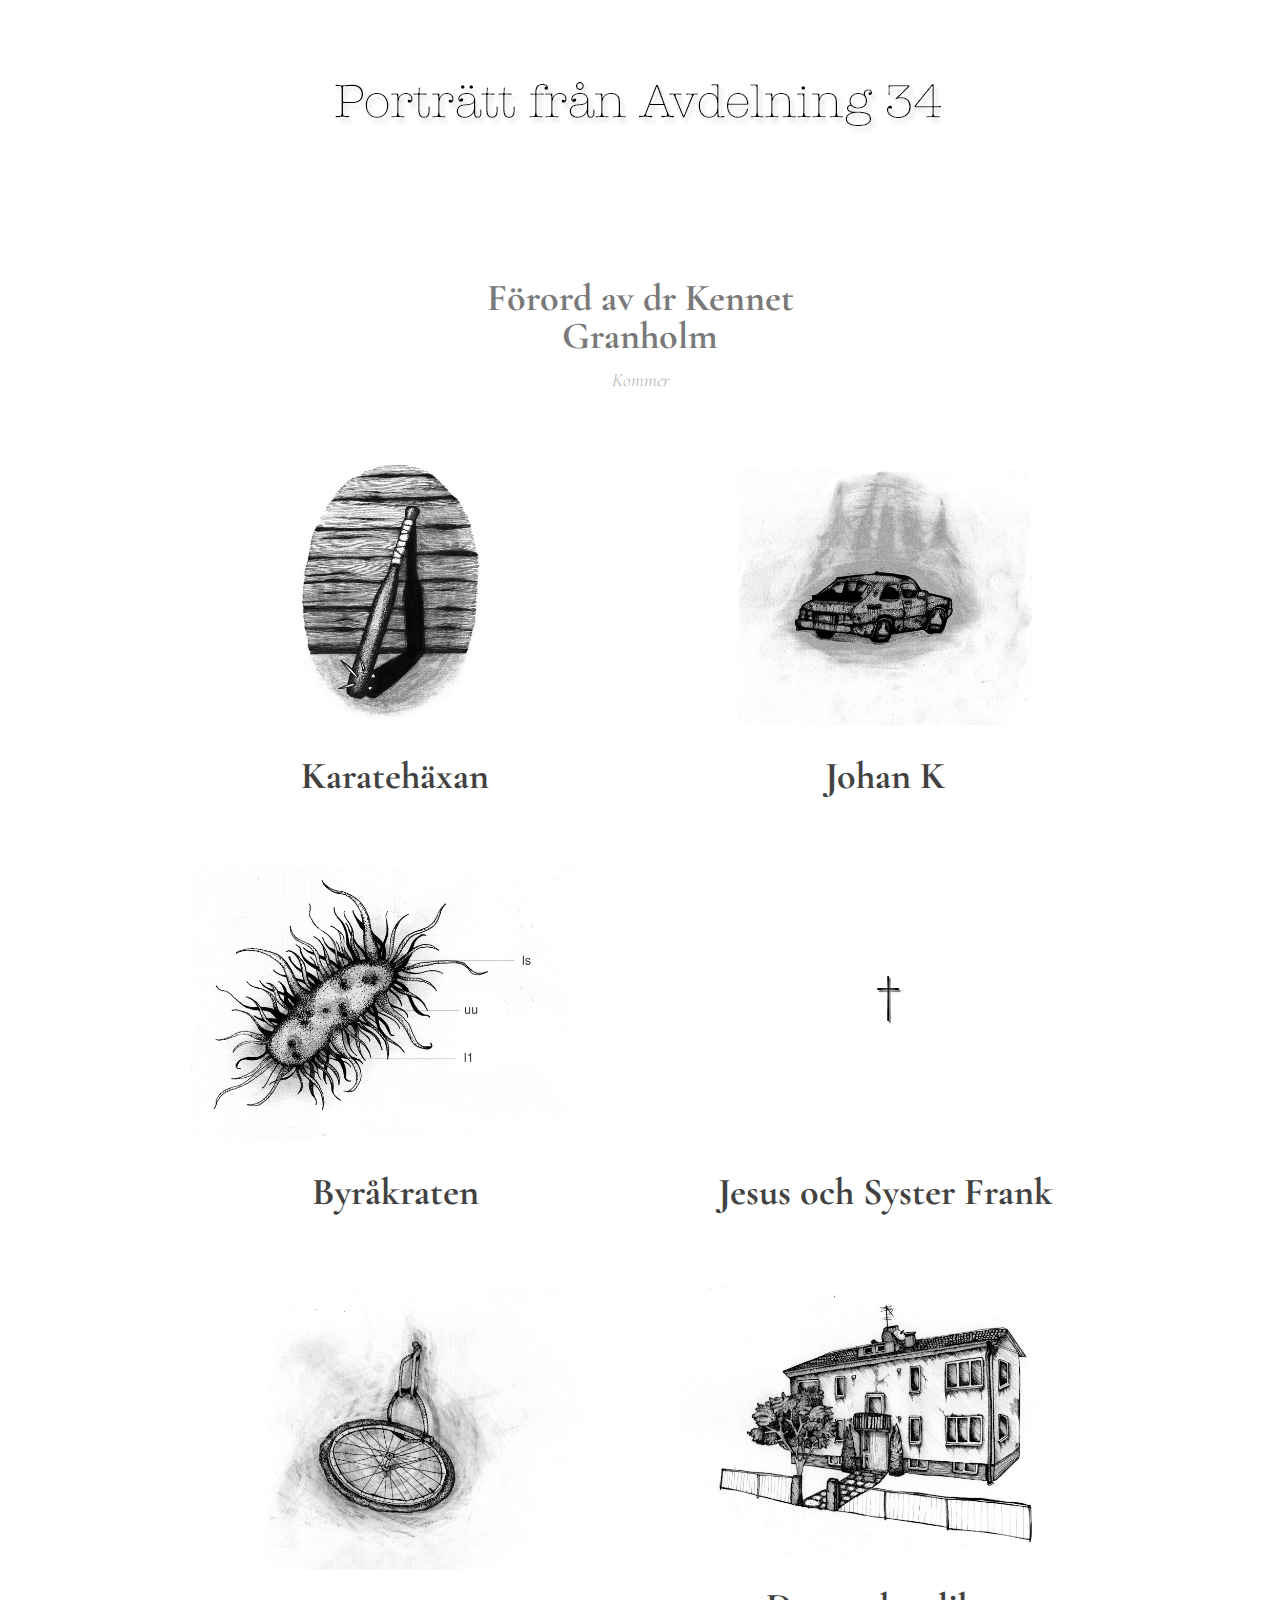
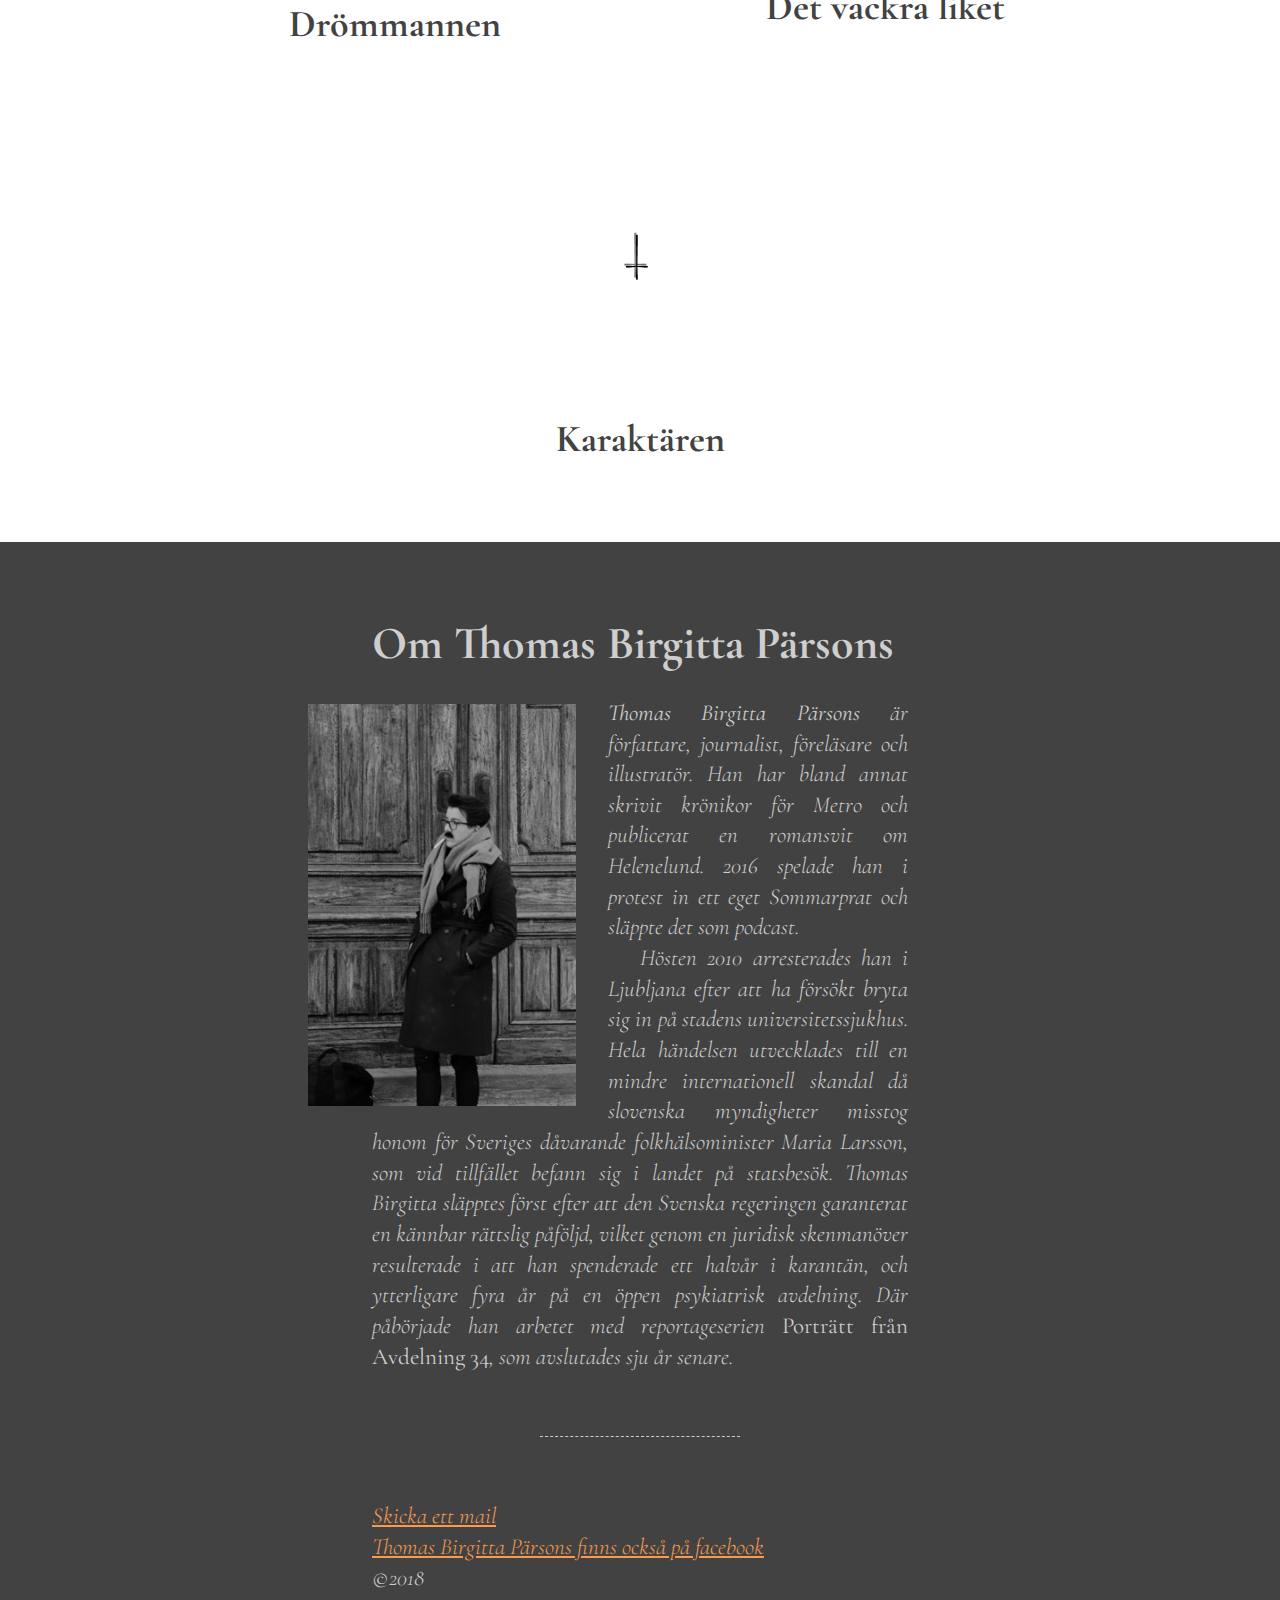
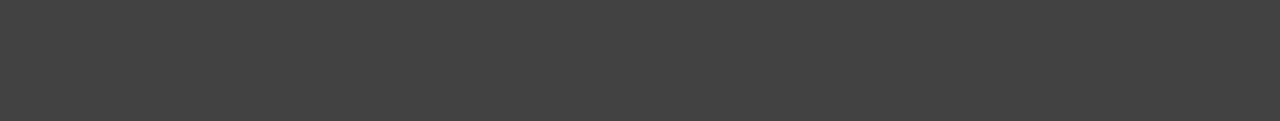
<file: index.html>
<!DOCTYPE html>
<html>
<head>

<script async src="https://www.googletagmanager.com/gtag/js?id=UA-116564291-1"></script>
<script>
window.dataLayer = window.dataLayer || []; function
gtag(){dataLayer.push(arguments);} gtag('js', new Date()); gtag('config',
'UA-116564291-1');
</script>

  <meta charset="UTF-8">
  <link href="https://fonts.googleapis.com/css?family=Cormorant+Garamond:400,400i,600,600i|Open+Sans+Condensed:700" rel="stylesheet">
  <link rel="stylesheet" type="text/css" href="styles/styles.css" />
  <title>Porträtt från Avdelning 34</title>
<meta name="viewport" content="width=device-width, initial-scale=1">
  <meta property="og:title" content="Porträtt från Avdelning 34" />
  <meta property="og:url" content="http://www.avdelning34.com" />
  <meta property="og:description" content="Porträtt från Avdelning 34 är en reportageserie av författaren och illustratören Thomas Birgitta Pärsons." />
  <meta property="og:image" content="http://www.avdelning34.com/images/thomas-birgitta-parsons-3-small.jpg" />
  <meta property="description" content="" />
</head>
<body class="start-page">

  <div class="text-center">
    <img src="images/avdelning34.png" style="max-width:100%;" />
  </div>
  <section class="articles">
    <article class="article-listing coming">
      <h1>
        Förord av dr Kennet Granholm
      </h1>
      <p class="intro">Kommer</p>
    </article>
  </section>
  <section class="articles">

  <article class="article-listing">
    <a href="karatehaxan">
      <img src="images/slagtra-small.jpg" alt='Hennes ögon mörknar, men mungiporna stretar uppåt. "Han begrep aldrig vad han gav sig in på."' class="teaser"/>
    </a>
    <h1>
      <a href="karatehaxan">Karatehäxan</a>
    </h1>
  </article>
  <article class="article-listing">
    <a href="johan-k">
      <img src="images/saab-small.jpg" alt='Han begav sig av mot sin barndom - norrut och bakåt i tiden - för att mörda sig själv innan någon av de här dumheterna fått en chans att äga rum' class="teaser"/>
    </a>
    <h1>
      <a href="johan-k">Johan K</a>
    </h1>
  </article>
  <article class="article-listing">
    <a href="byrakraten">
      <img src="images/byrakraten-small.jpg" alt='Rummet är inklätt i plast och belamrat med pärmar. Det luktar ganska illa.' class="teaser"/>
    </a>
    <h1>
      <a href="byrakraten">Byråkraten</a>
    </h1>
  </article>
  <article class="article-listing">
    <a href="jesus-och-syster-frank">
    <img src="images/jesus.png" alt='Jesus och Syster Frank' class="teaser"/>
  </a>
    <h1>
        <a href="jesus-och-syster-frank">Jesus och Syster Frank</a>
    </h1>
  </article>

  <article class="article-listing">
    <a href="drommannen">
    <img src="images/stolen-bike.png" alt='Drömmannen' class="teaser"/>
  </a>
    <h1>
        <a href="drommannen">Drömmannen</a>
    </h1>
  </article>

  <article class="article-listing">
<a href="det-vackra-liket">
    <img src="images/house_small.jpg" alt='Det vackra liket' class="teaser"/>
</a>
    <h1>
        <a href="det-vackra-liket">Det vackra liket</a>
    </h1>
  </article>
  <article class="article-listing">
    <a href="karaktaren"><img src="images/jesus.png" alt='Karaktären' class="teaser" style="transform:rotate(180deg)"/></a>
    <h1><a href="karaktaren">Karaktären</a></h1>
  </article>
  </section>
  <section id="om-thomas-birgitta-parsons" class="about">
    <article class="story">
    <h1>
      Om Thomas Birgitta Pärsons
    </h1>
    <img src="images/thomas-birgitta-parsons-3-small.jpg" class="left" alt="Thomas Birgitta Pärsons är författare, journalist, föreläsare och illustratör" />
    <p>
      <strong>Thomas Birgitta Pärsons</strong> är författare, journalist, föreläsare och illustratör. Han har bland annat skrivit krönikor för Metro och publicerat en romansvit om Helenelund. 2016 spelade han i protest in ett eget Sommarprat och släppte det som podcast.
    </p>
    <p>
      Hösten 2010 arresterades han i Ljubljana efter att ha försökt bryta sig in på stadens universitetssjukhus. Hela händelsen utvecklades till en mindre internationell skandal då slovenska myndigheter misstog honom för Sveriges dåvarande folkhälsominister Maria Larsson, som vid tillfället befann sig i landet på statsbesök. Thomas Birgitta släpptes först efter att den Svenska regeringen garanterat en kännbar rättslig påföljd, vilket genom en juridisk skenmanöver resulterade i att han spenderade ett halvår i karantän, och ytterligare fyra år på en öppen psykiatrisk avdelning. Där påbörjade han arbetet med reportageserien <em><strong>Porträtt från Avdelning 34</strong></em>, som avslutades sju år senare.
    </p>
    <div class="space"></div>
    <p>
      <a href="mailto:thomasbirgittaparsons@gmail.com" taret="_blank">Skicka ett mail</a>
      <br />
      <a href="https://www.facebook.com/thomasbirgittaparsons/" taret="_blank">Thomas Birgitta Pärsons finns också på facebook</a>
      <br />
      ©2018<br/><br/><br/>
    </p>
  </article>

  </section>
</body>
</html>
</file>
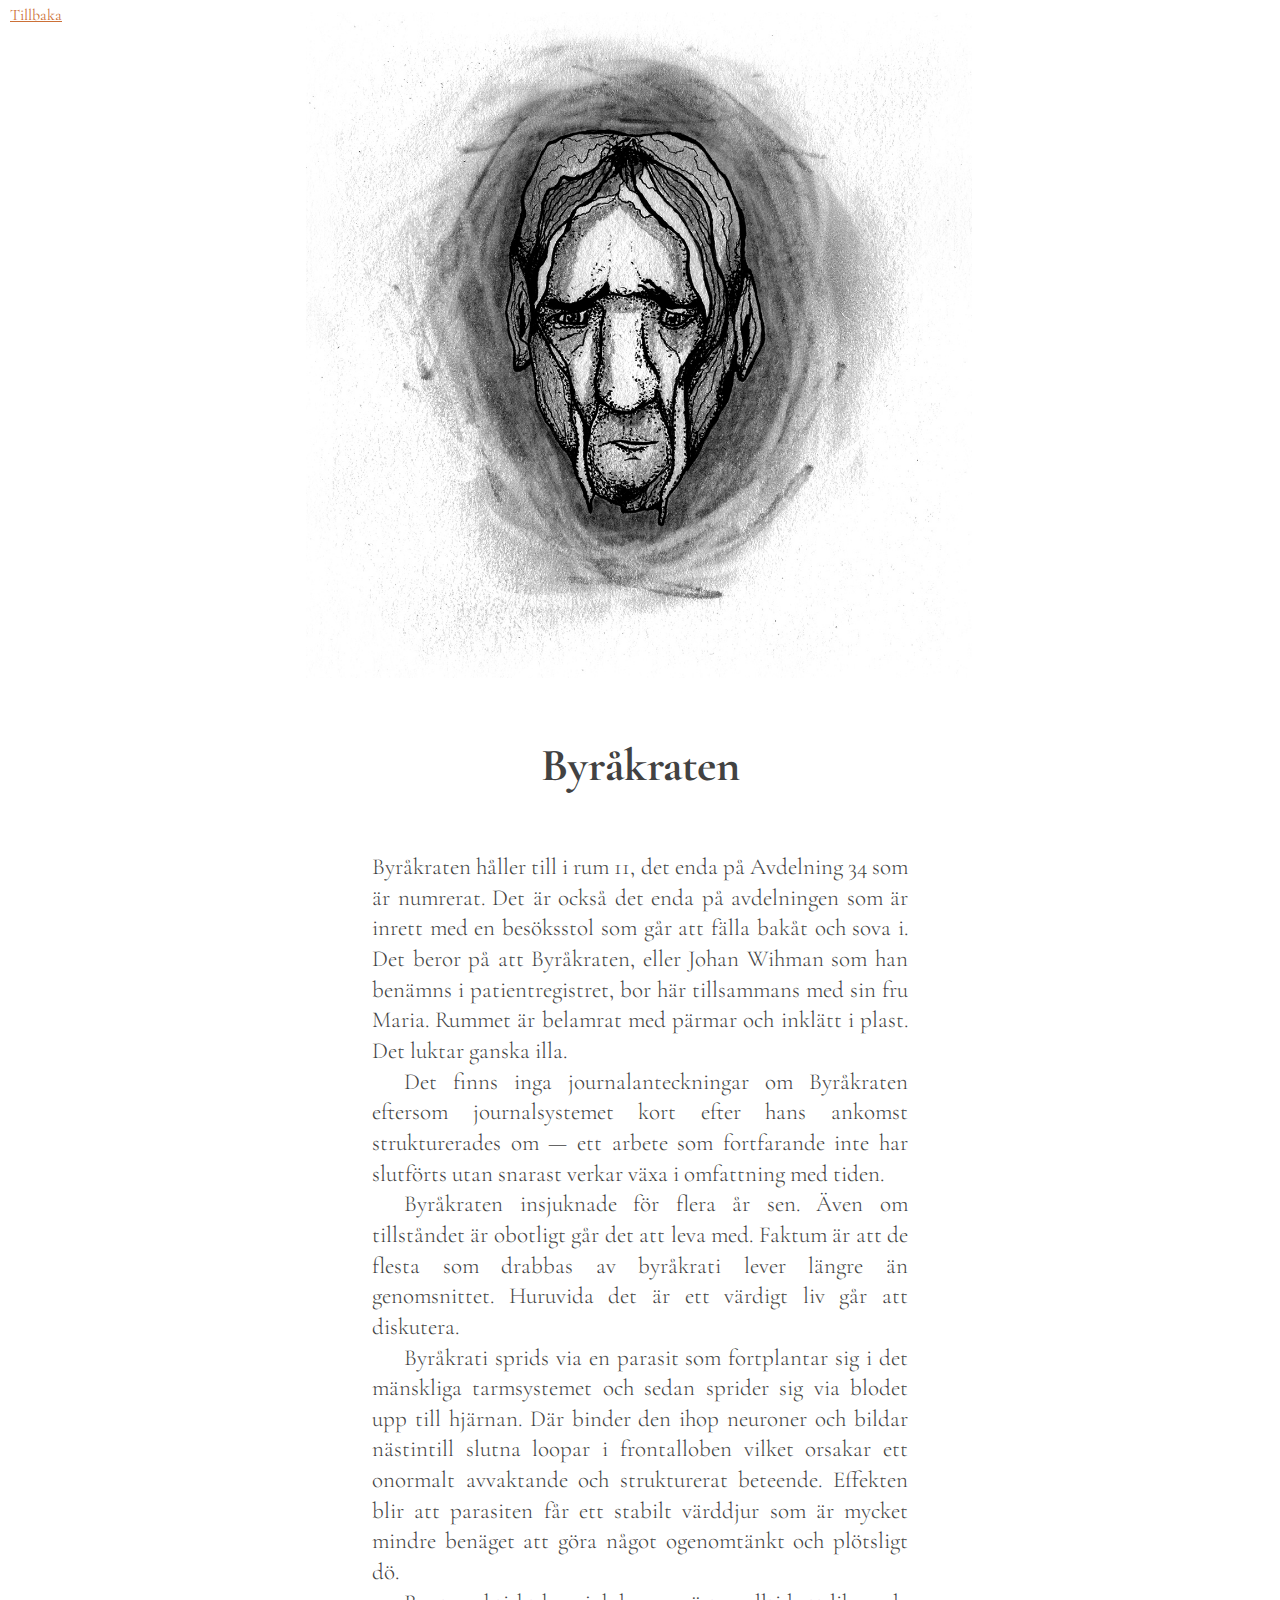
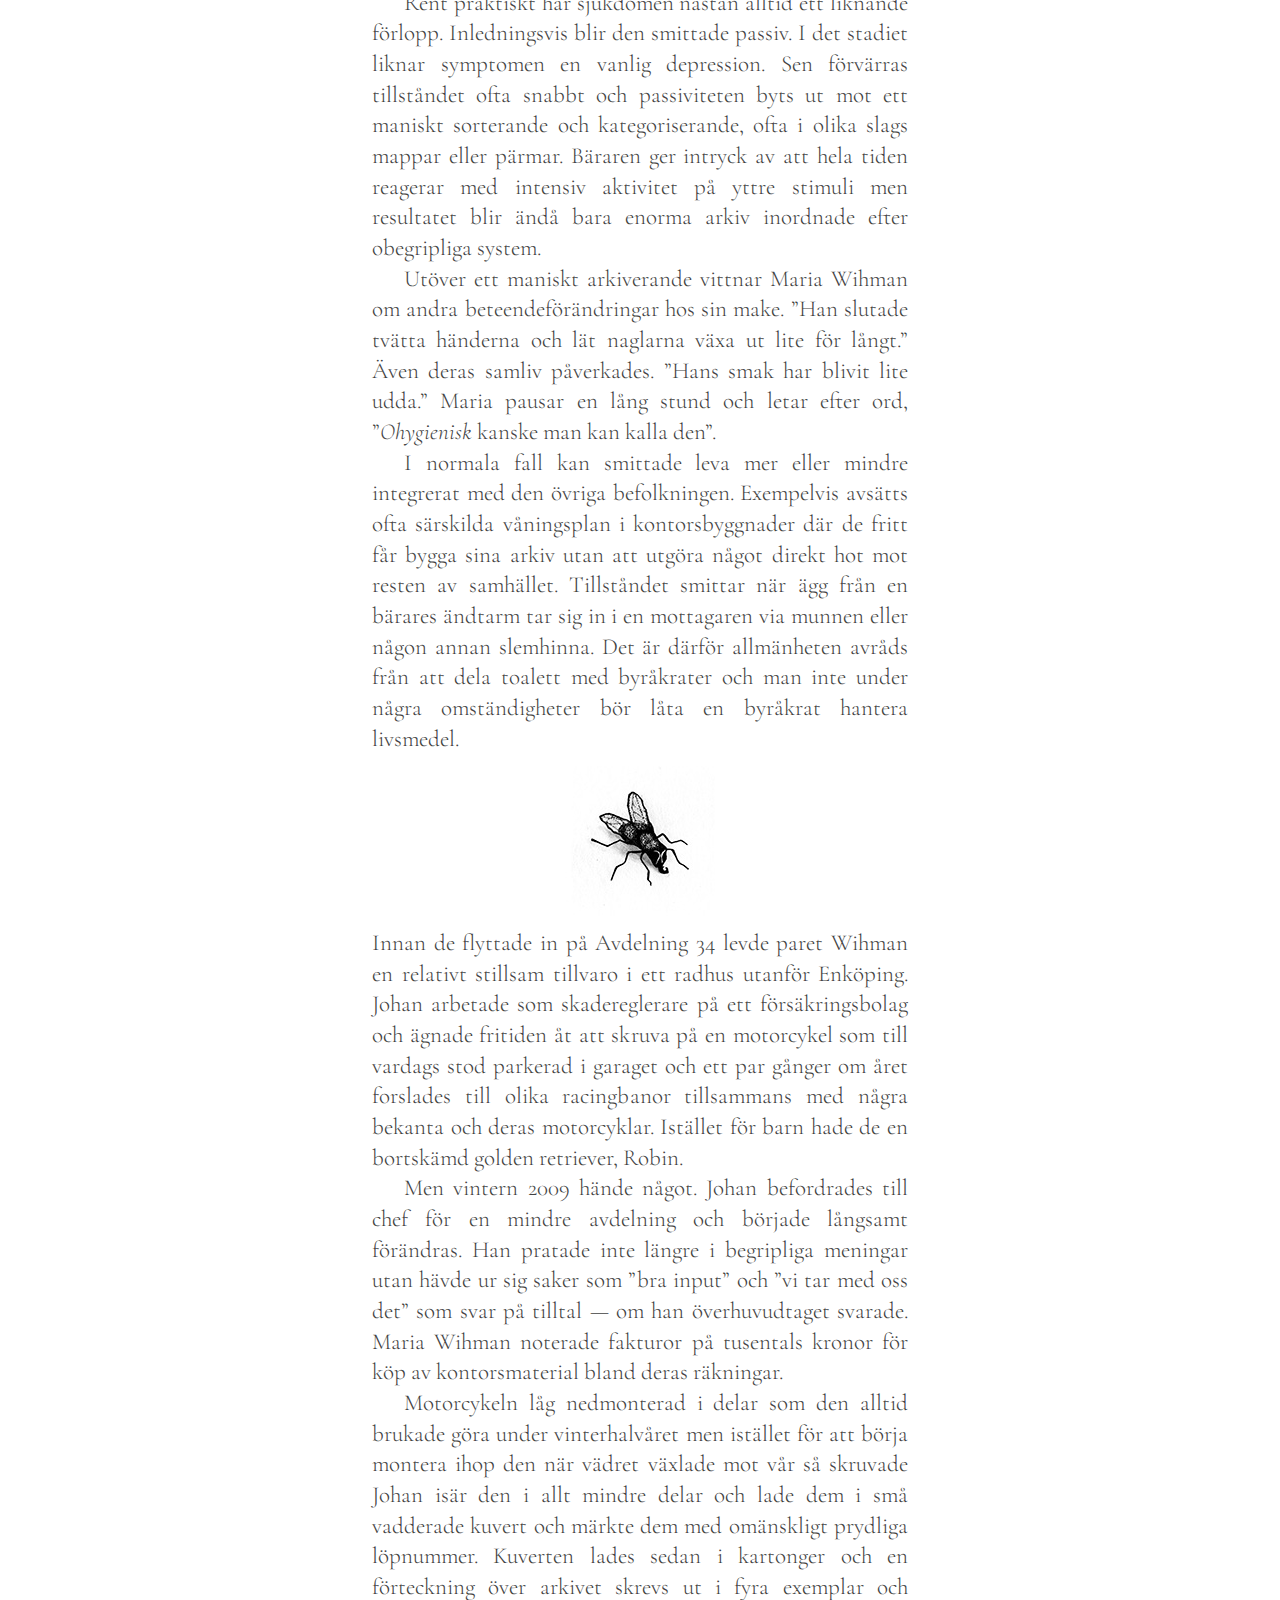
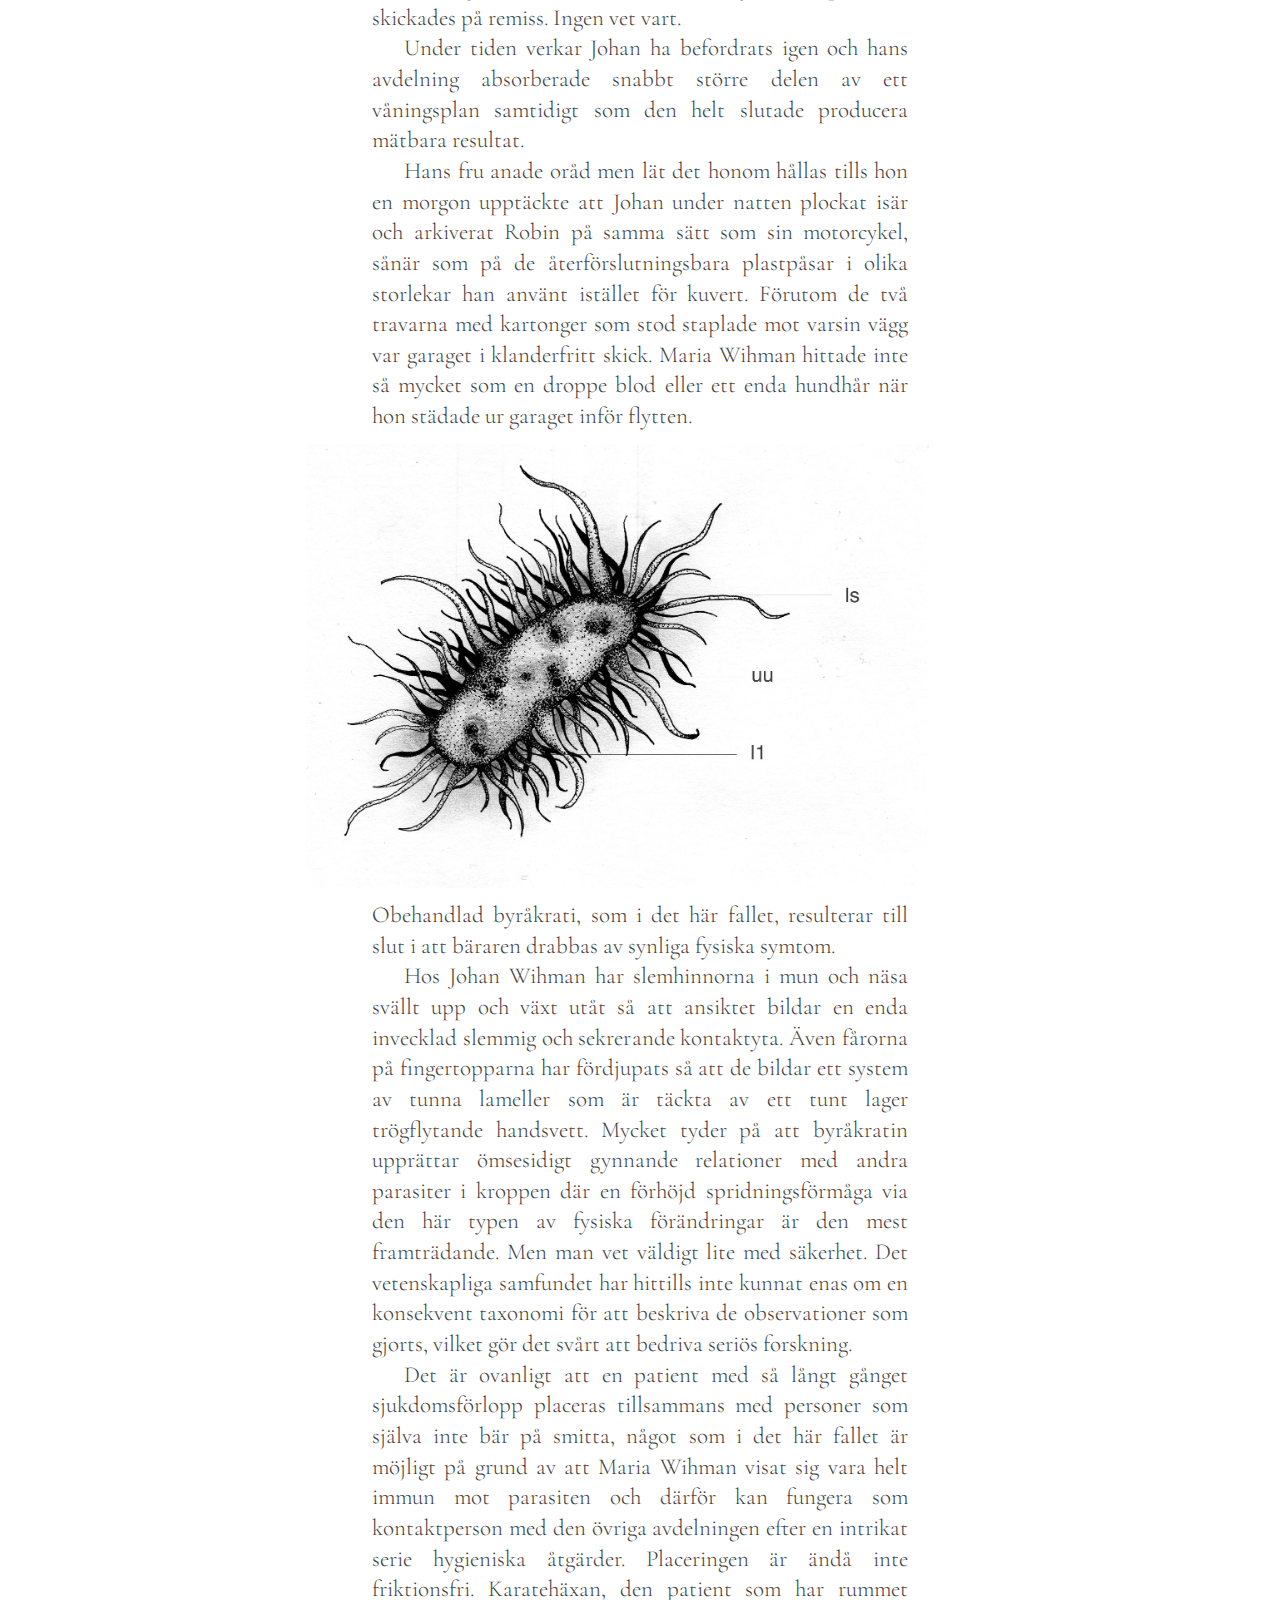
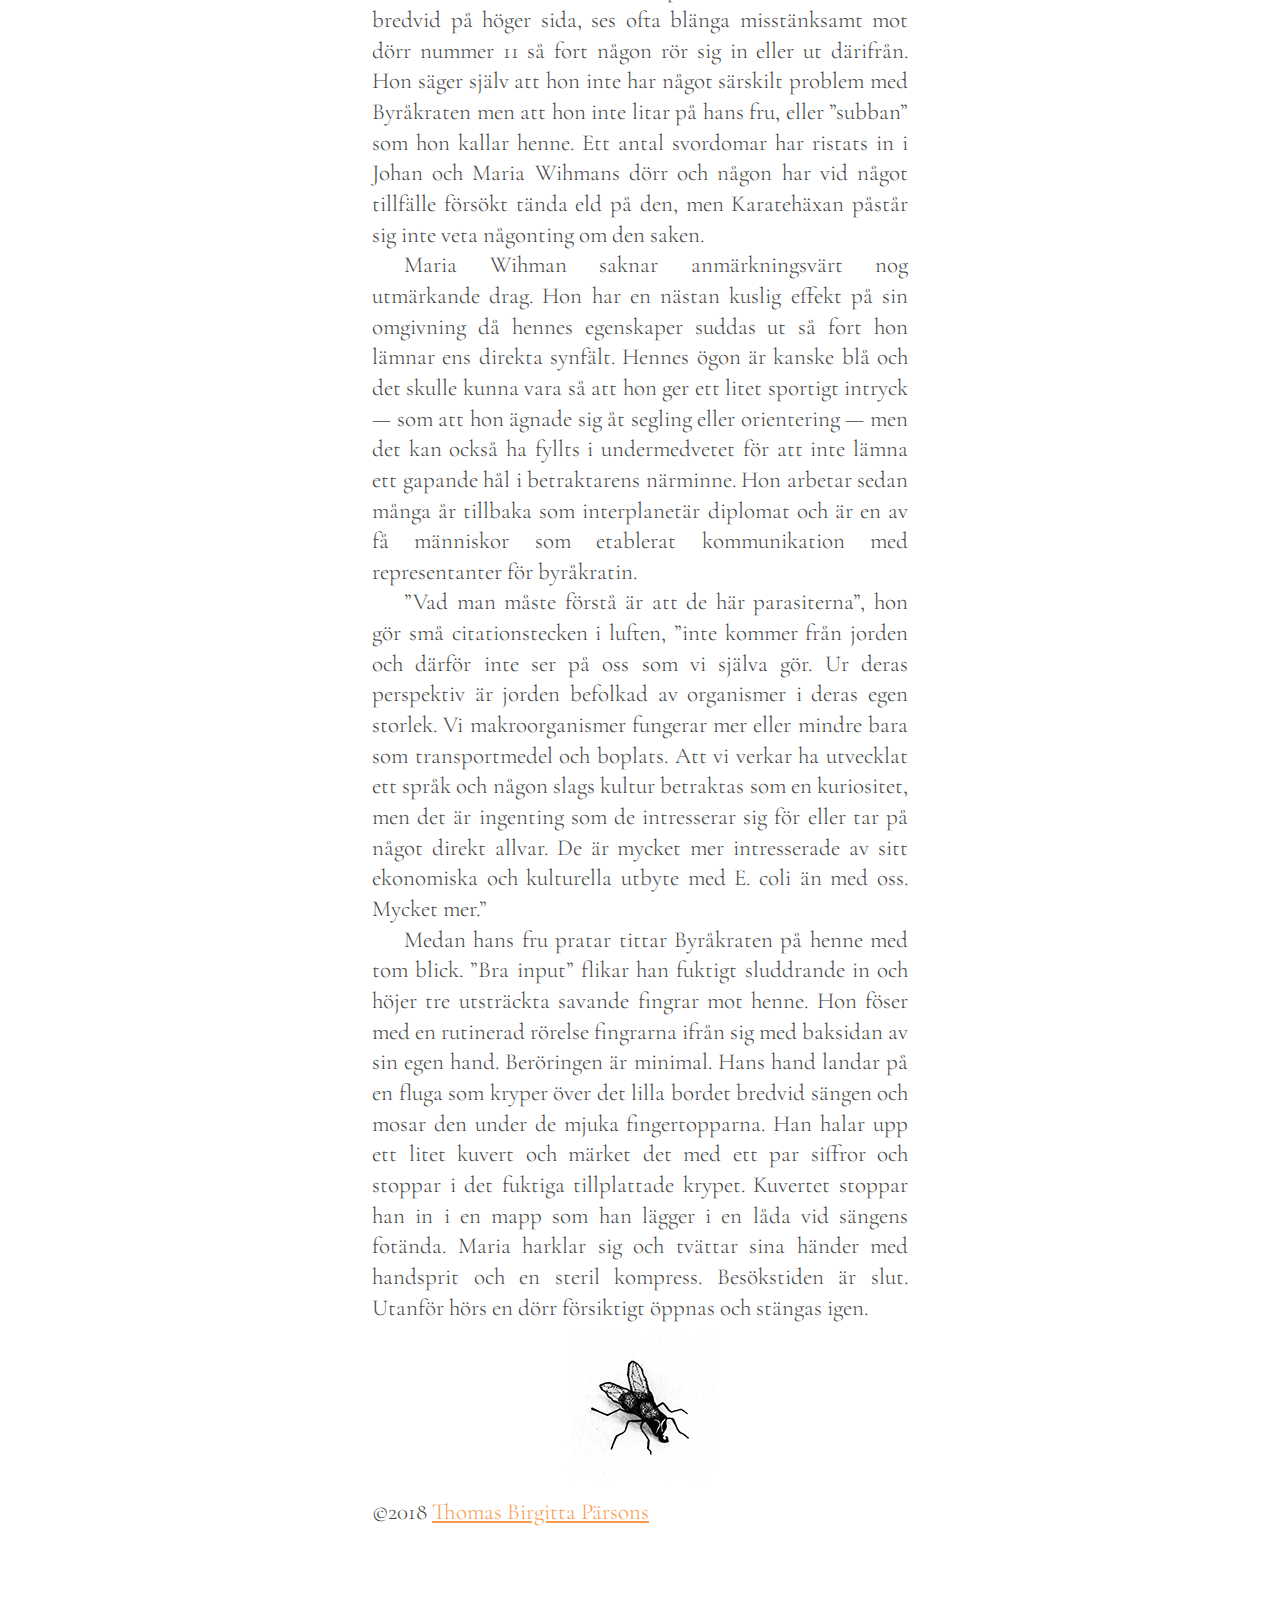
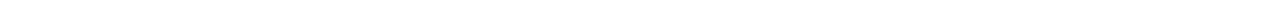
<file: byrakraten/index.html>
<!DOCTYPE html>
<html>
<head>
<script async src="https://www.googletagmanager.com/gtag/js?id=UA-116564291-1"></script>
<script>
  window.dataLayer = window.dataLayer || [];
  function gtag(){dataLayer.push(arguments);}
  gtag('js', new Date());

  gtag('config', 'UA-116564291-1');
</script>

  <title>Byråkraten - Porträtt från Avdelning 34</title>
  <meta charset="UTF-8">
  <link href="https://fonts.googleapis.com/css?family=Cormorant+Garamond:400,400i,600,600i|Open+Sans+Condensed:700" rel="stylesheet">
  <link rel="stylesheet" type="text/css" href="/styles/styles.css" />
  <meta name="viewport" content="width=device-width, initial-scale=1">
  <meta property="og:title" content="Byråkraten - Porträtt från Avdelning 34" />
  <meta property="og:url" content="http://www.avdelning34.com/byrakraten" />
  <meta property="og:description" content="Byråkraten är ett reportage i serien Porträtt från Avdelning 34." />
  <meta property="og:image" content="http://www.avdelning34.com/images/byrakraten-small.jpg" />
  <meta property="description" content="Johan K är ett reportage i serien Porträtt från Avdelning 34." />
</head>
<body>
  <article class="story">

  <img src="../images/f-ansikte.jpg" class="full" />
  <h1 class="title">
    Byråkraten
  </h1>
  <p>
    Byråkraten håller till i rum 11, det enda på Avdelning 34 som är numrerat. Det är också det enda på avdelningen som är inrett med en besöksstol som går att fälla bakåt och sova i. Det beror på att Byråkraten, eller Johan Wihman som han benämns i patientregistret, bor här tillsammans med sin fru Maria. Rummet är belamrat med pärmar och inklätt i plast. Det luktar ganska illa.
  <p>
    Det finns inga journalanteckningar om Byråkraten eftersom journalsystemet kort efter hans ankomst strukturerades om — ett arbete som fortfarande inte har slutförts utan snarast verkar växa i omfattning med tiden.
  <p>
    Byråkraten insjuknade för flera år sen. Även om tillståndet är obotligt går det att leva med. Faktum är att de flesta som drabbas av byråkrati lever längre än genomsnittet. Huruvida det är ett värdigt liv går att diskutera.
  <p>
    Byråkrati sprids via en parasit som fortplantar sig i det mänskliga tarmsystemet och sedan sprider sig via blodet upp till hjärnan. Där binder den ihop neuroner och bildar nästintill slutna loopar i frontalloben vilket orsakar ett onormalt avvaktande och strukturerat beteende. Effekten blir att parasiten får ett stabilt värddjur som är mycket mindre benäget att göra något ogenomtänkt och plötsligt dö.
  <p>
    Rent praktiskt har sjukdomen nästan alltid ett liknande förlopp. Inledningsvis blir den smittade passiv. I det stadiet liknar symptomen en vanlig depression. Sen förvärras tillståndet ofta snabbt och passiviteten byts ut mot ett maniskt sorterande och kategoriserande, ofta i olika slags mappar eller pärmar. Bäraren ger intryck av att hela tiden reagerar med intensiv aktivitet på yttre stimuli men resultatet blir ändå bara enorma arkiv inordnade efter obegripliga system.
  <p>
    Utöver ett maniskt arkiverande vittnar Maria Wihman om andra beteendeförändringar hos sin make. ”Han slutade tvätta händerna och lät naglarna växa ut lite för långt.” Även deras samliv påverkades. ”Hans smak har blivit lite udda.” Maria pausar en lång stund och letar efter ord, ”<em>Ohygienisk</em> kanske man kan kalla den”.
  <p>
    I normala fall kan smittade leva mer eller mindre integrerat med den övriga befolkningen. Exempelvis avsätts ofta särskilda våningsplan i kontorsbyggnader där de fritt får bygga sina arkiv utan att utgöra något direkt hot mot resten av samhället. Tillståndet smittar när ägg från en bärares ändtarm tar sig in i en mottagaren via munnen eller någon annan slemhinna. Det är därför allmänheten avråds från att dela toalett med byråkrater och man inte under några omständigheter bör låta en byråkrat hantera livsmedel.
  </p>
  <img src="../images/fluga.jpg" class="center">
  <p>
    Innan de flyttade in på Avdelning 34 levde paret Wihman en relativt stillsam tillvaro i ett radhus utanför Enköping. Johan arbetade som skadereglerare på ett försäkringsbolag och ägnade fritiden åt att skruva på en motorcykel som till vardags stod parkerad i garaget och ett par gånger om året forslades till olika racingbanor tillsammans med några bekanta och deras motorcyklar. Istället för barn hade de en bortskämd golden retriever, Robin.
  <p>
    Men vintern 2009 hände något. Johan befordrades till chef för en mindre avdelning och började långsamt förändras. Han pratade inte längre i begripliga meningar utan hävde ur sig saker som ”bra input” och ”vi tar med oss det” som svar på tilltal — om han överhuvudtaget svarade. Maria Wihman noterade fakturor på tusentals kronor för köp av kontorsmaterial bland deras räkningar.
  <p>
    Motorcykeln låg nedmonterad i delar som den alltid brukade göra under vinterhalvåret men istället för att börja montera ihop den när vädret växlade mot vår så skruvade Johan isär den i allt mindre delar och lade dem i små vadderade kuvert och märkte dem med omänskligt prydliga löpnummer. Kuverten lades sedan i kartonger och en förteckning över arkivet skrevs ut i fyra exemplar och skickades på remiss. Ingen vet vart.
  <p>
    Under tiden verkar Johan ha befordrats igen och hans avdelning absorberade snabbt större delen av ett våningsplan samtidigt som den helt slutade producera mätbara resultat.
  <p>
    Hans fru anade oråd men lät det honom hållas tills hon en morgon upptäckte att Johan under natten plockat isär och arkiverat Robin på samma sätt som sin motorcykel, sånär som på de återförslutningsbara plastpåsar i olika storlekar han använt istället för kuvert. Förutom de två travarna med kartonger som stod staplade mot varsin vägg var garaget i klanderfritt skick. Maria Wihman hittade inte så mycket som en droppe blod eller ett enda hundhår när hon städade ur garaget inför flytten.
  </p>
    <img src="../images/byrakraten.jpg" class="full" />
  <p>
    Obehandlad byråkrati, som i det här fallet, resulterar till slut i att bäraren drabbas av synliga fysiska symtom.
  <p>
    Hos Johan Wihman har slemhinnorna i mun och näsa svällt upp och växt utåt så att ansiktet bildar en enda invecklad slemmig och sekrerande kontaktyta. Även fårorna på fingertopparna har fördjupats så att de bildar ett system av tunna lameller som är täckta av ett tunt lager trögflytande handsvett. Mycket tyder på att byråkratin upprättar ömsesidigt gynnande relationer med andra parasiter i kroppen där en förhöjd spridningsförmåga via den här typen av fysiska förändringar är den mest framträdande. Men man vet väldigt lite med säkerhet. Det vetenskapliga samfundet har hittills inte kunnat enas om en konsekvent taxonomi för att beskriva de observationer som gjorts, vilket gör det svårt att bedriva seriös forskning.
  <p>
    Det är ovanligt att en patient med så långt gånget sjukdomsförlopp placeras tillsammans med personer som själva inte bär på smitta, något som i det här fallet är möjligt på grund av att Maria Wihman visat sig vara helt immun mot parasiten och därför kan fungera som kontaktperson med den övriga avdelningen efter en intrikat serie hygieniska åtgärder. Placeringen är ändå inte friktionsfri. Karatehäxan, den patient som har rummet bredvid på höger sida, ses ofta blänga misstänksamt mot dörr nummer 11 så fort någon rör sig in eller ut därifrån. Hon säger själv att hon inte har något särskilt problem med Byråkraten men att hon inte litar på hans fru, eller ”subban” som hon kallar henne. Ett antal svordomar har ristats in i Johan och Maria Wihmans dörr och någon har vid något tillfälle försökt tända eld på den, men Karatehäxan påstår sig inte veta någonting om den saken.
  <p>
    Maria Wihman saknar anmärkningsvärt nog utmärkande drag. Hon har en nästan kuslig effekt på sin omgivning då hennes egenskaper suddas ut så fort hon lämnar ens direkta synfält. Hennes ögon är kanske blå och det skulle kunna vara så att hon ger ett litet sportigt intryck — som att hon ägnade sig åt segling eller orientering — men det kan också ha fyllts i undermedvetet för att inte lämna ett gapande hål i betraktarens närminne. Hon arbetar sedan många år tillbaka som interplanetär diplomat och är en av få människor som etablerat kommunikation med representanter för byråkratin.
  <p>
    ”Vad man måste förstå är att de här parasiterna”, hon gör små citationstecken i luften, ”inte kommer från jorden och därför inte ser på oss som vi själva gör. Ur deras perspektiv är jorden befolkad av organismer i deras egen storlek. Vi makroorganismer fungerar mer eller mindre bara som transportmedel och boplats. Att vi verkar ha utvecklat ett språk och någon slags kultur betraktas som en kuriositet, men det är ingenting som de intresserar sig för eller tar på något direkt allvar. De är mycket mer intresserade av sitt ekonomiska och kulturella utbyte med E. coli än med oss. Mycket mer.”
  <p>
    Medan hans fru pratar tittar Byråkraten på henne med tom blick. ”Bra input” flikar han fuktigt sluddrande in och höjer tre utsträckta savande fingrar mot henne. Hon föser med en rutinerad rörelse fingrarna ifrån sig med baksidan av sin egen hand. Beröringen är minimal. Hans hand landar på en fluga som kryper över det lilla bordet bredvid sängen och mosar den under de mjuka fingertopparna. Han halar upp ett litet kuvert och märket det med ett par siffror och stoppar i det fuktiga tillplattade krypet. Kuvertet stoppar han in i en mapp som han lägger i en låda vid sängens fotända. Maria harklar sig och tvättar sina händer med handsprit och en steril kompress. Besökstiden är slut. Utanför hörs en dörr försiktigt öppnas och stängas igen.
</p>

<img src="../images/fluga.jpg" class="center">

    ©2018 <a href="/#om-thomas-birgitta-parsons">Thomas Birgitta Pärsons</a><br/><br/><br/><br/>
  </article>
  <a href="/" class="back">Tillbaka</a>
</body>
</html>
</file>
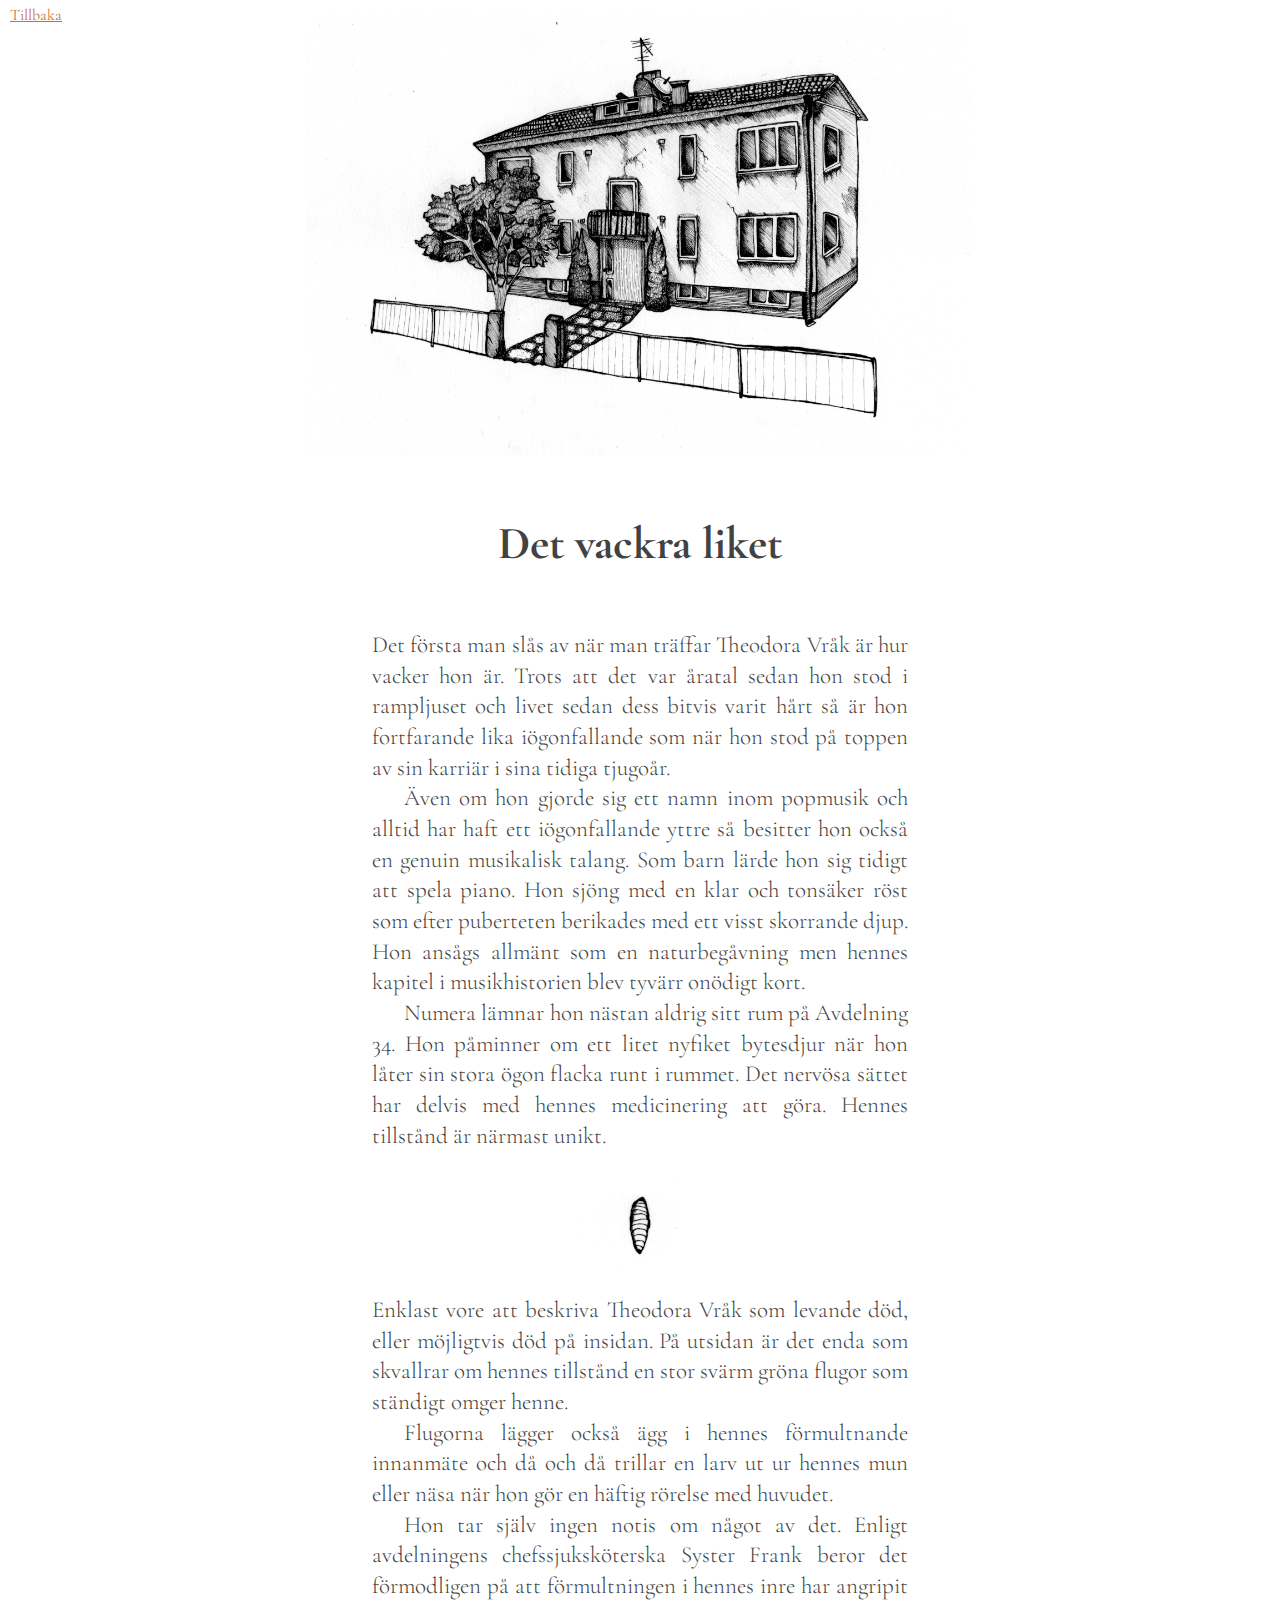
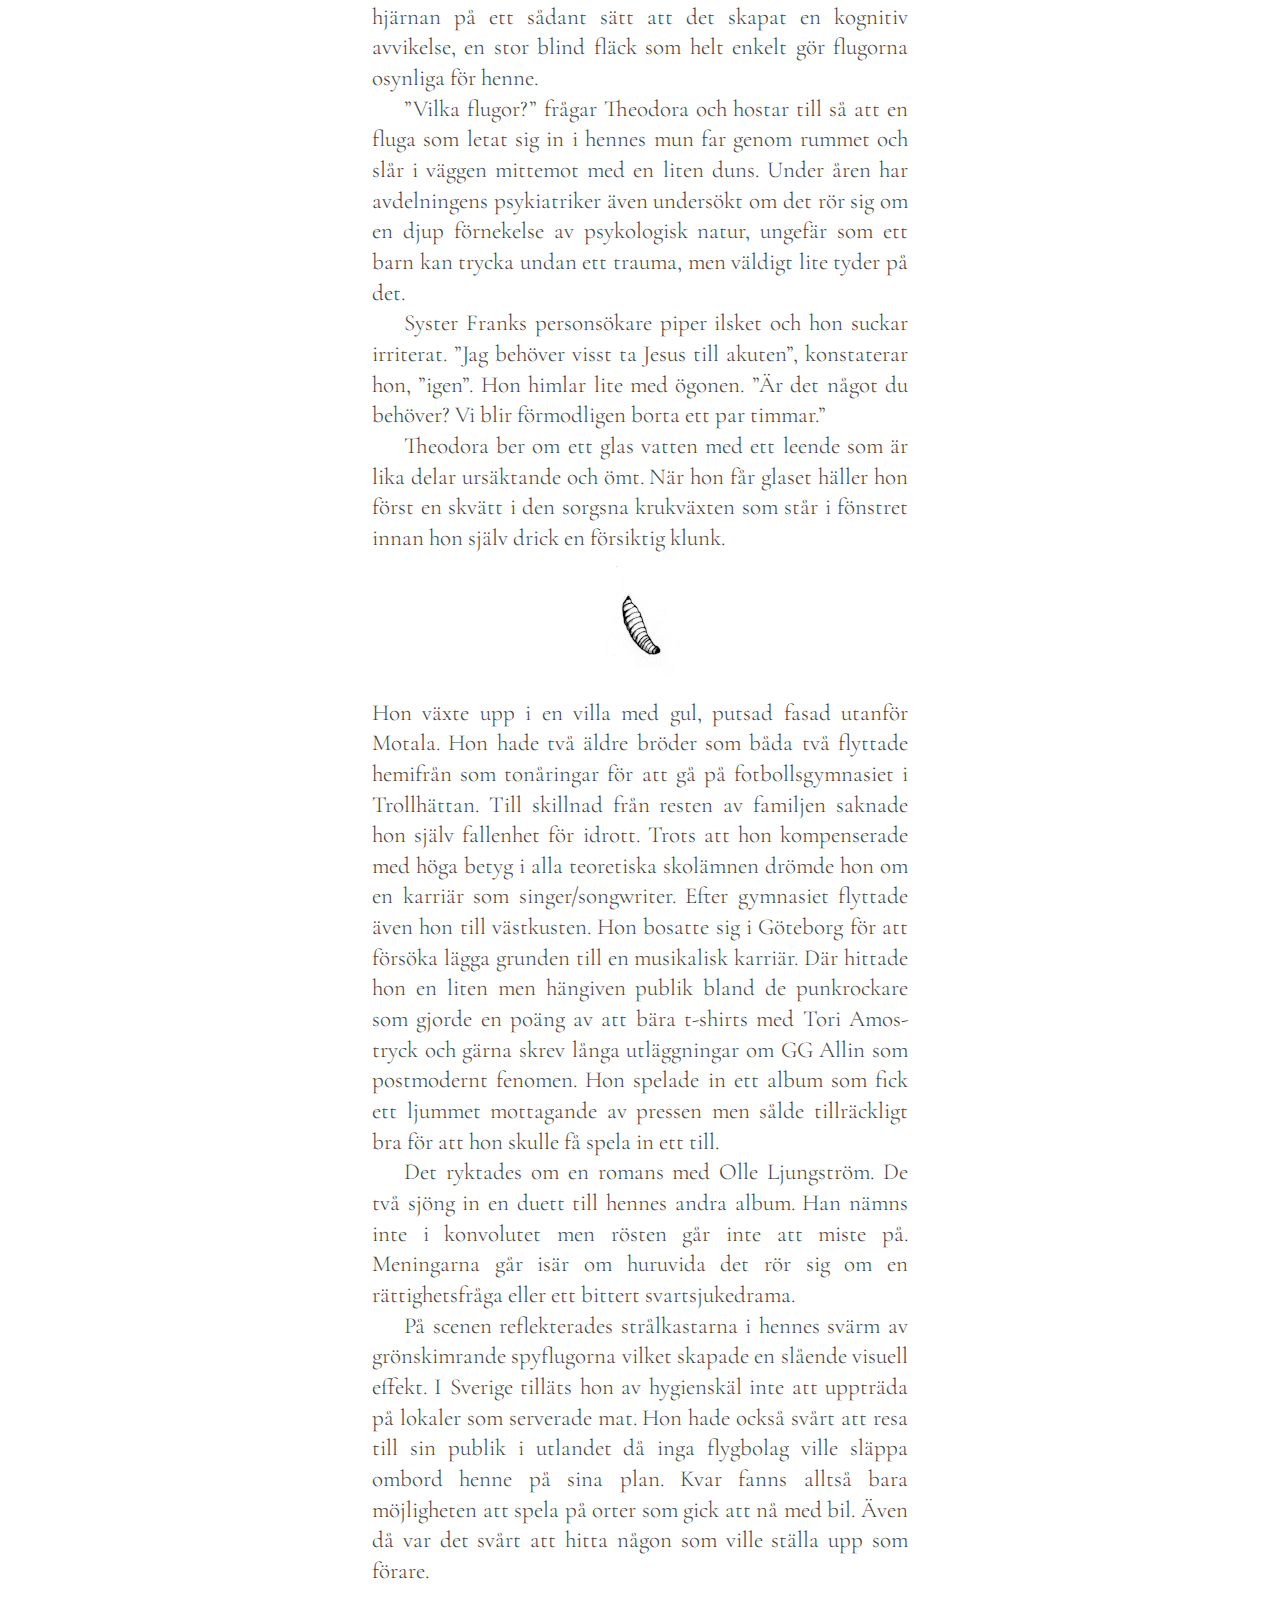
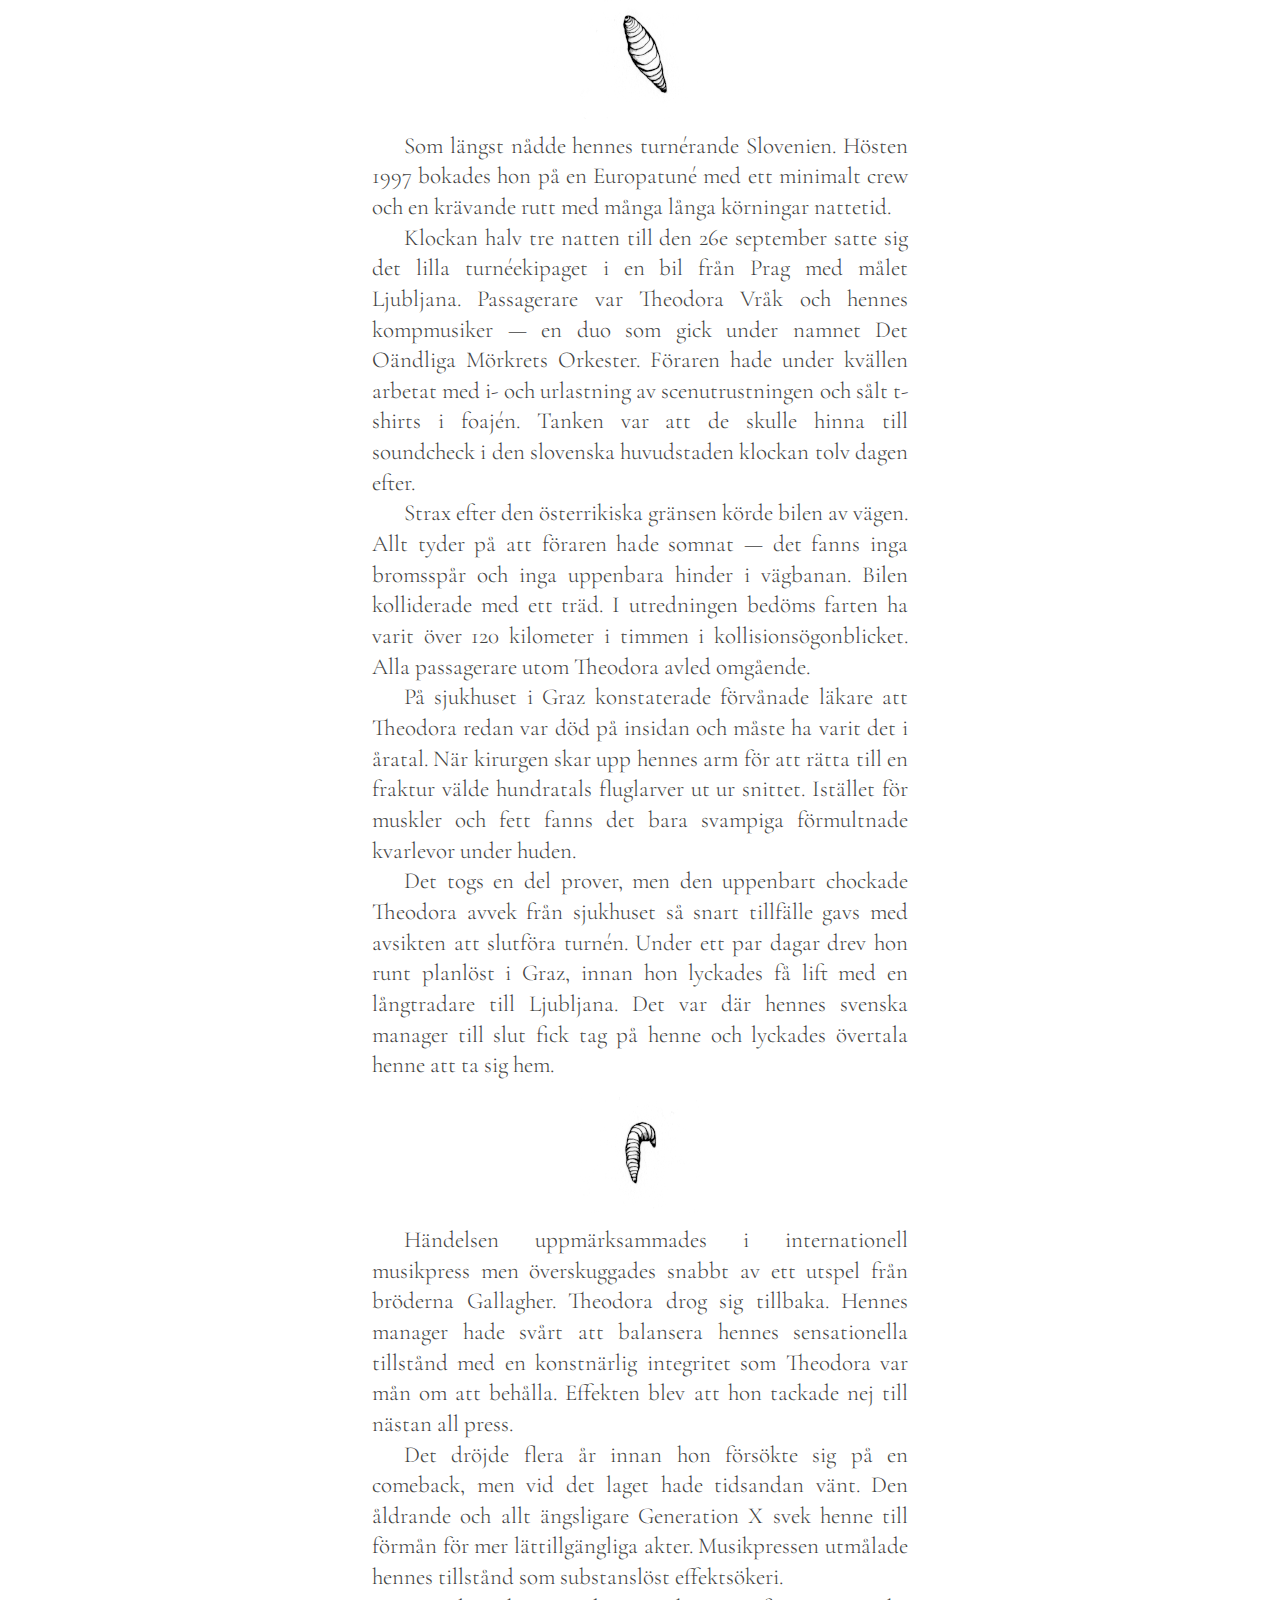
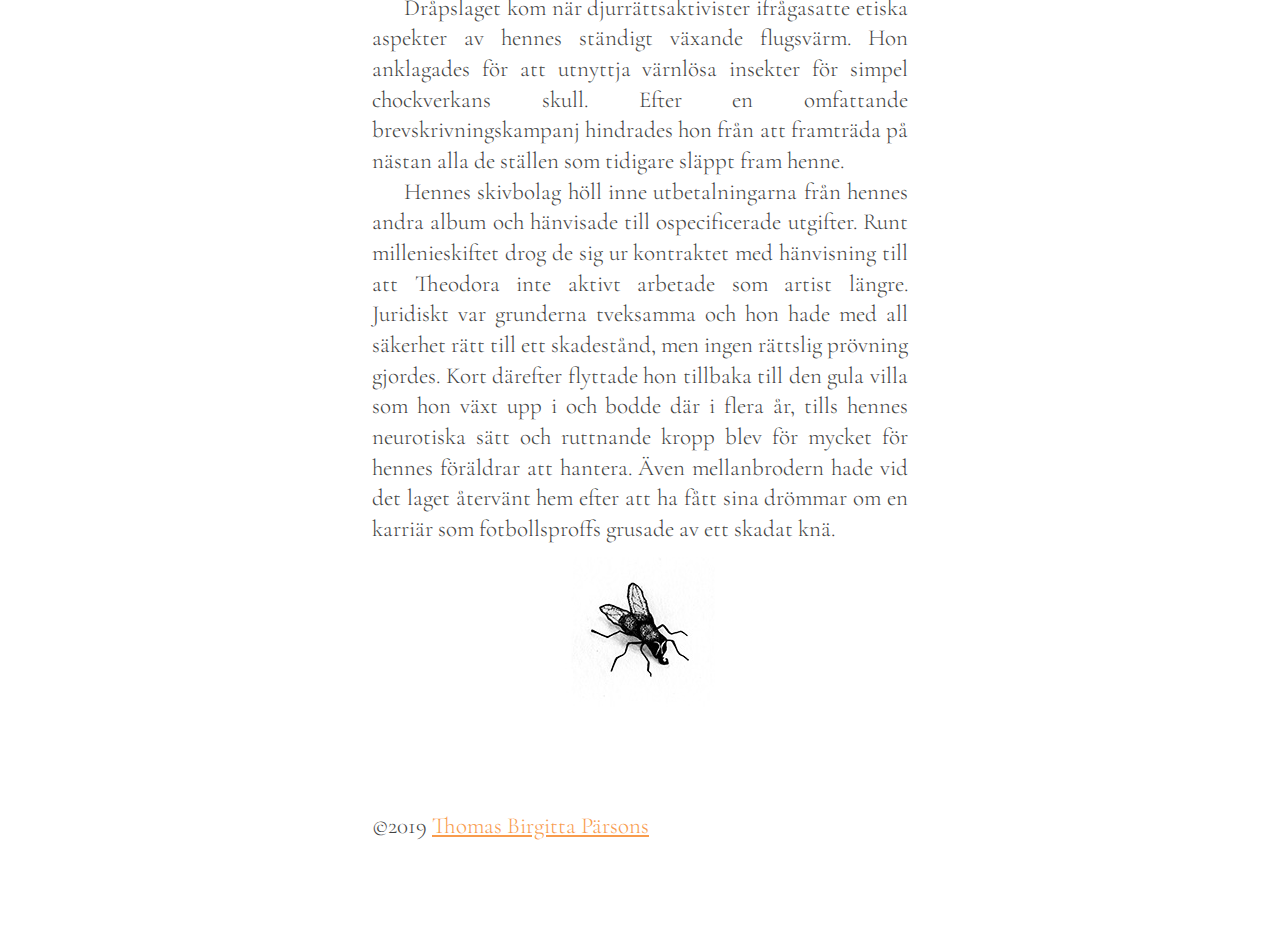
<file: det-vackra-liket/index.html>
<!DOCTYPE html>
<html>
<head>
<script async src="https://www.googletagmanager.com/gtag/js?id=UA-116564291-1"></script>
<script>
window.dataLayer = window.dataLayer || []; function
gtag(){dataLayer.push(arguments);} gtag('js', new Date()); gtag('config',
'UA-116564291-1');
</script>

  <title>Det vackra liket - Porträtt från Avdelning 34</title>
  <meta charset="UTF-8">
  <link href="https://fonts.googleapis.com/css?family=Cormorant+Garamond:400,400i,600,600i|Open+Sans+Condensed:700" rel="stylesheet">
  <link rel="stylesheet" type="text/css" href="/styles/styles.css" />
  <meta name="viewport" content="width=device-width, initial-scale=1">
  <meta property="og:title" content="Det vackra liket - Porträtt från Avdelning 34" />
  <meta property="og:url" content="http://www.avdelning34.com/det-vackra-liket" />
  <meta property="og:description" content="Det vackra liket är ett reportage i serien Porträtt från Avdelning 34." />
  <meta property="og:image" content="http://www.avdelning34.com/images/house_small.jpg" />
  <meta property="description" content="Det vackra liket är ett reportage i serien Porträtt från Avdelning 34." />
</head>
<body>
  <article class="story">

  <img src="../images/house.png" class="full" />
  <h1 class="title">
    Det vackra liket
  </h1>
  <p>Det första man slås av när man träffar Theodora Vråk är hur vacker hon är. Trots att det var åratal sedan hon stod i rampljuset och livet sedan dess bitvis varit hårt så är hon fortfarande lika iögonfallande som när hon stod på toppen av sin karriär i sina tidiga tjugoår.
  <p>Även om hon gjorde sig ett namn inom popmusik och alltid har haft ett iögonfallande yttre så besitter hon också en genuin musikalisk talang. Som barn lärde hon sig tidigt att spela piano. Hon sjöng med en klar och tonsäker röst som efter puberteten berikades med ett visst skorrande djup. Hon ansågs allmänt som en naturbegåvning men hennes kapitel i musikhistorien blev tyvärr onödigt kort.
  <p>Numera lämnar hon nästan aldrig sitt rum på Avdelning 34. Hon påminner om ett litet nyfiket bytesdjur när hon låter sin stora ögon flacka runt i rummet. Det nervösa sättet har delvis med hennes medicinering att göra. Hennes tillstånd är närmast unikt.
  </p>
  <img src="../images/maggot1.png" class="center" />
  <p>Enklast vore att beskriva Theodora Vråk som levande död, eller möjligtvis död på insidan. På utsidan är det enda som skvallrar om hennes tillstånd en stor svärm gröna flugor som ständigt omger henne.
  <p>Flugorna lägger också ägg i hennes förmultnande innanmäte och då och då trillar en larv ut ur hennes mun eller näsa när hon gör en häftig rörelse med huvudet.
  <p>Hon tar själv ingen notis om något av det. Enligt avdelningens chefssjuksköterska Syster Frank beror det förmodligen på att förmultningen i hennes inre har angripit hjärnan på ett sådant sätt att det skapat en kognitiv avvikelse, en stor blind fläck som helt enkelt gör flugorna osynliga för henne.
  <p>”Vilka flugor?” frågar Theodora och hostar till så att en fluga som letat sig in i hennes mun far genom rummet och slår i väggen mittemot med en liten duns. Under åren har avdelningens psykiatriker även undersökt om det rör sig om en djup förnekelse av psykologisk natur, ungefär som ett barn kan trycka undan ett trauma, men väldigt lite tyder på det.
  <p>Syster Franks personsökare piper ilsket och hon suckar irriterat. ”Jag behöver visst ta Jesus till akuten”, konstaterar hon, ”igen”. Hon himlar lite med ögonen. ”Är det något du behöver? Vi blir förmodligen borta ett par timmar.”
  <p>Theodora ber om ett glas vatten med ett leende som är lika delar ursäktande och ömt. När hon får glaset häller hon först en skvätt i den sorgsna krukväxten som står i fönstret innan hon själv drick en försiktig klunk.
</p>
<img src="../images/maggot2.png" class="center" />
  <p>Hon växte upp i en villa med gul, putsad fasad utanför Motala. Hon hade två äldre bröder som båda två flyttade hemifrån som tonåringar för att gå på fotbollsgymnasiet i Trollhättan. Till skillnad från resten av familjen saknade hon själv fallenhet för idrott. Trots att hon kompenserade med höga betyg i alla teoretiska skolämnen drömde hon om en karriär som singer/songwriter. Efter gymnasiet flyttade även hon till västkusten. Hon bosatte sig i Göteborg för att försöka lägga grunden till en musikalisk karriär. Där hittade hon en liten men hängiven publik bland de punkrockare som gjorde en poäng av att bära t-shirts med Tori Amos-tryck och gärna skrev långa utläggningar om GG Allin som postmodernt fenomen. Hon spelade in ett album som fick ett ljummet mottagande av pressen men sålde tillräckligt bra för att hon skulle få spela in ett till.
  <p>Det ryktades om en romans med Olle Ljungström. De två sjöng in en duett till hennes andra album. Han nämns inte i konvolutet men rösten går inte att miste på. Meningarna går isär om huruvida det rör sig om en rättighetsfråga eller ett bittert svartsjukedrama.
  <p>På scenen reflekterades strålkastarna i hennes svärm av grönskimrande spyflugorna vilket skapade en slående visuell effekt. I Sverige tilläts hon av hygienskäl inte att uppträda på lokaler som serverade mat. Hon hade också svårt att resa till sin publik i utlandet då inga flygbolag ville släppa ombord henne på sina plan. Kvar fanns alltså bara möjligheten att spela på orter som gick att nå med bil. Även då var det svårt att hitta någon som ville ställa upp som förare.
<img src="../images/maggot3.png" class="center" />
  <p>Som längst nådde hennes turnérande Slovenien. Hösten 1997 bokades hon på en Europatuné med ett minimalt crew och en krävande rutt med många långa körningar nattetid.
  <p>Klockan halv tre natten till den 26e september satte sig det lilla turnéekipaget i en bil från Prag med målet Ljubljana. Passagerare var Theodora Vråk och hennes kompmusiker — en duo som gick under namnet Det Oändliga Mörkrets Orkester. Föraren hade under kvällen arbetat med i- och urlastning av scenutrustningen och sålt t-shirts i foajén. Tanken var att de skulle hinna till soundcheck i den slovenska huvudstaden klockan tolv dagen efter.
  <p>Strax efter den österrikiska gränsen körde bilen av vägen. Allt tyder på att föraren hade somnat — det fanns inga bromsspår och inga uppenbara hinder i vägbanan. Bilen kolliderade med ett träd. I utredningen bedöms farten ha varit över 120 kilometer i timmen i kollisionsögonblicket. Alla passagerare utom Theodora avled omgående.
  <p>På sjukhuset i Graz konstaterade förvånade läkare att Theodora redan var död på insidan och måste ha varit det i åratal. När kirurgen skar upp hennes arm för att rätta till en fraktur välde hundratals fluglarver ut ur snittet. Istället för muskler och fett fanns det bara svampiga förmultnade kvarlevor under huden.
  <p>Det togs en del prover, men den uppenbart chockade Theodora avvek från sjukhuset så snart tillfälle gavs med avsikten att slutföra turnén. Under ett par dagar drev hon runt planlöst i Graz, innan hon lyckades få lift med en långtradare till Ljubljana. Det var där hennes svenska manager till slut fick tag på henne och lyckades övertala henne att ta sig hem.
<img src="../images/maggot4.png" class="center" />
  <p>Händelsen uppmärksammades i internationell musikpress men överskuggades snabbt av ett utspel från bröderna Gallagher. Theodora drog sig tillbaka. Hennes manager hade svårt att balansera hennes sensationella tillstånd med en konstnärlig integritet som Theodora var mån om att behålla. Effekten blev att hon tackade nej till nästan all press.
  <p>Det dröjde flera år innan hon försökte sig på en comeback, men vid det laget hade tidsandan vänt. Den åldrande och allt ängsligare Generation X svek henne till förmån för mer lättillgängliga akter. Musikpressen utmålade hennes tillstånd som substanslöst effektsökeri.
  <p>Dråpslaget kom när djurrättsaktivister ifrågasatte etiska aspekter av hennes ständigt växande flugsvärm. Hon anklagades för att utnyttja värnlösa insekter för simpel chockverkans skull. Efter en omfattande brevskrivningskampanj hindrades hon från att framträda på nästan alla de ställen som tidigare släppt fram henne.
  <p>Hennes skivbolag höll inne utbetalningarna från hennes andra album och hänvisade till ospecificerade utgifter. Runt millenieskiftet drog de sig ur kontraktet med hänvisning till att Theodora inte aktivt arbetade som artist längre. Juridiskt var grunderna tveksamma och hon hade med all säkerhet rätt till ett skadestånd, men ingen rättslig prövning gjordes. Kort därefter flyttade hon tillbaka till den gula villa som hon växt upp i och bodde där i flera år, tills hennes neurotiska sätt och ruttnande kropp blev för mycket för hennes föräldrar att hantera. Även mellanbrodern hade vid det laget återvänt hem efter att ha fått sina drömmar om en karriär som fotbollsproffs grusade av ett skadat knä.
</p>
<img src="../images/fluga.jpg" class="center" />
<br />
<br />
<br />
    ©2019 <a href="/#om-thomas-birgitta-parsons">Thomas Birgitta Pärsons</a><br/><br/><br/><br/>
  </article>
  <a href="/" class="back">Tillbaka</a>
</body>
</html>
</file>
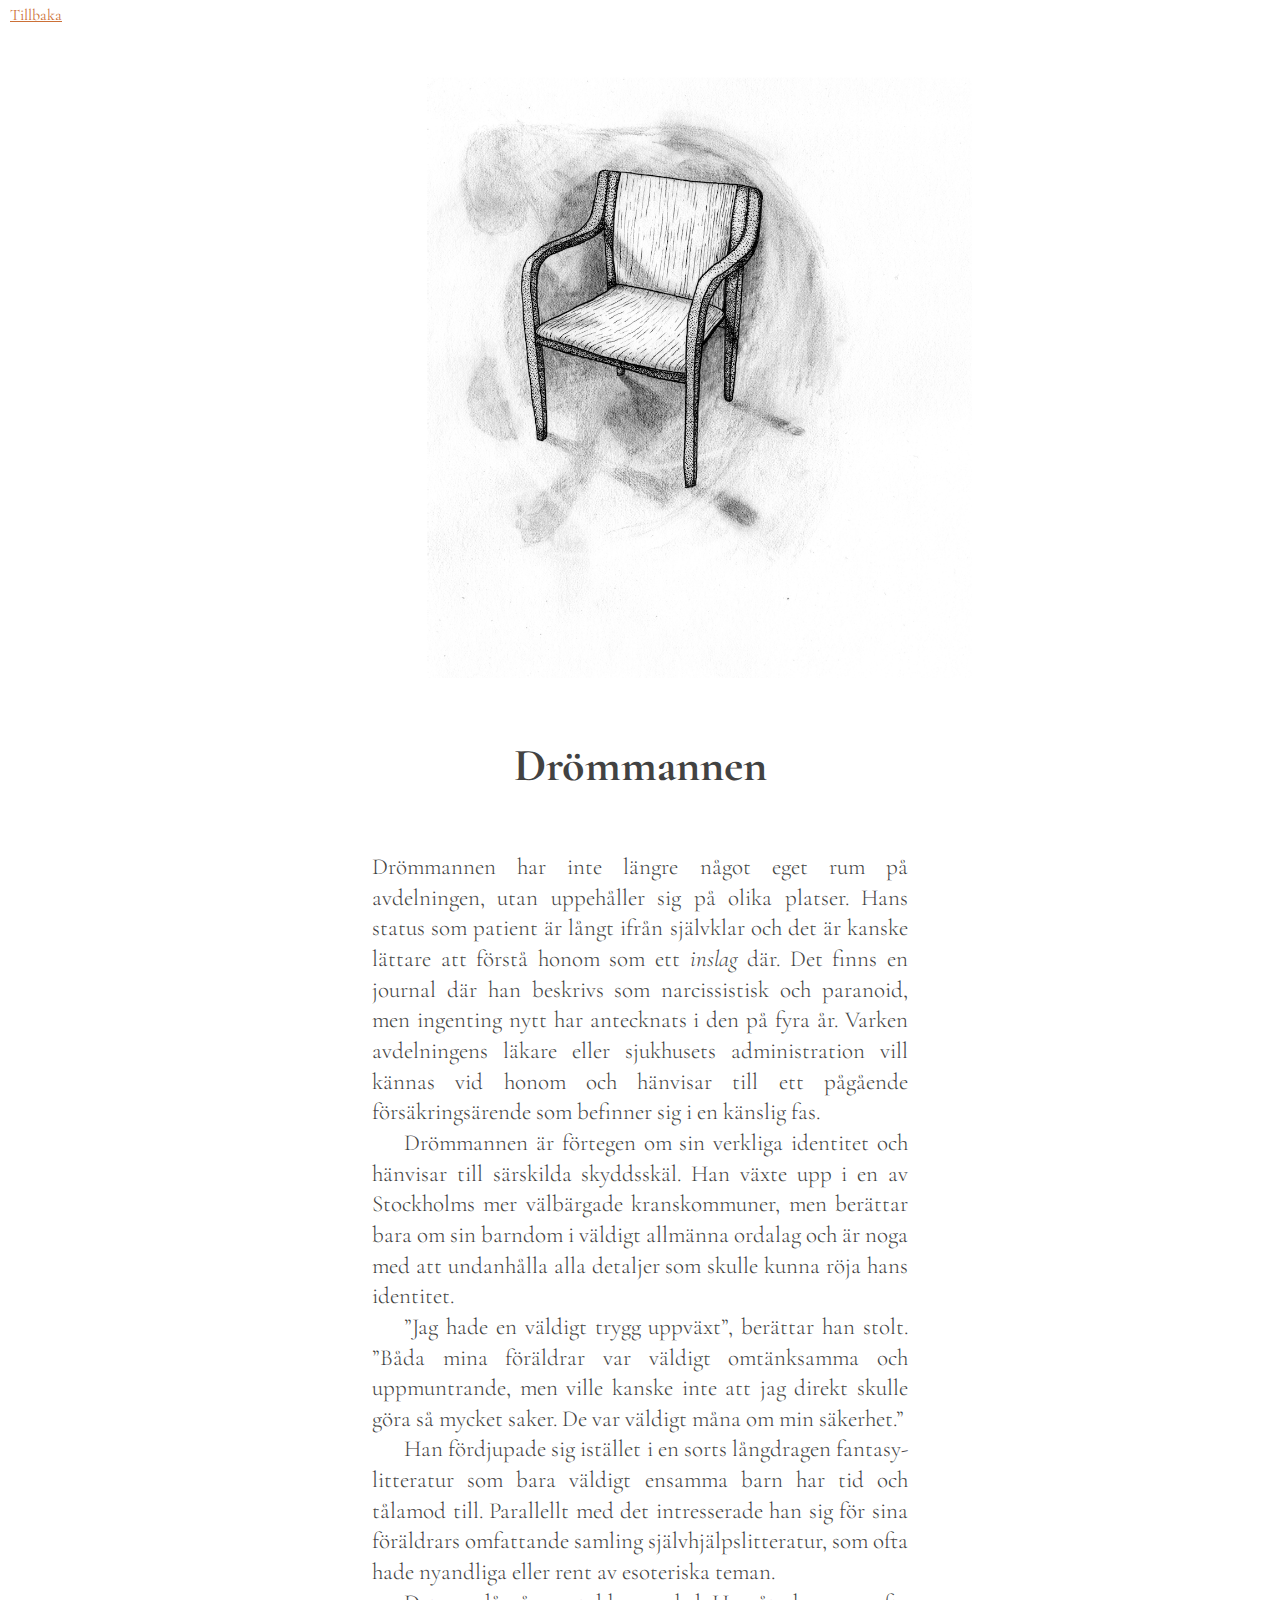
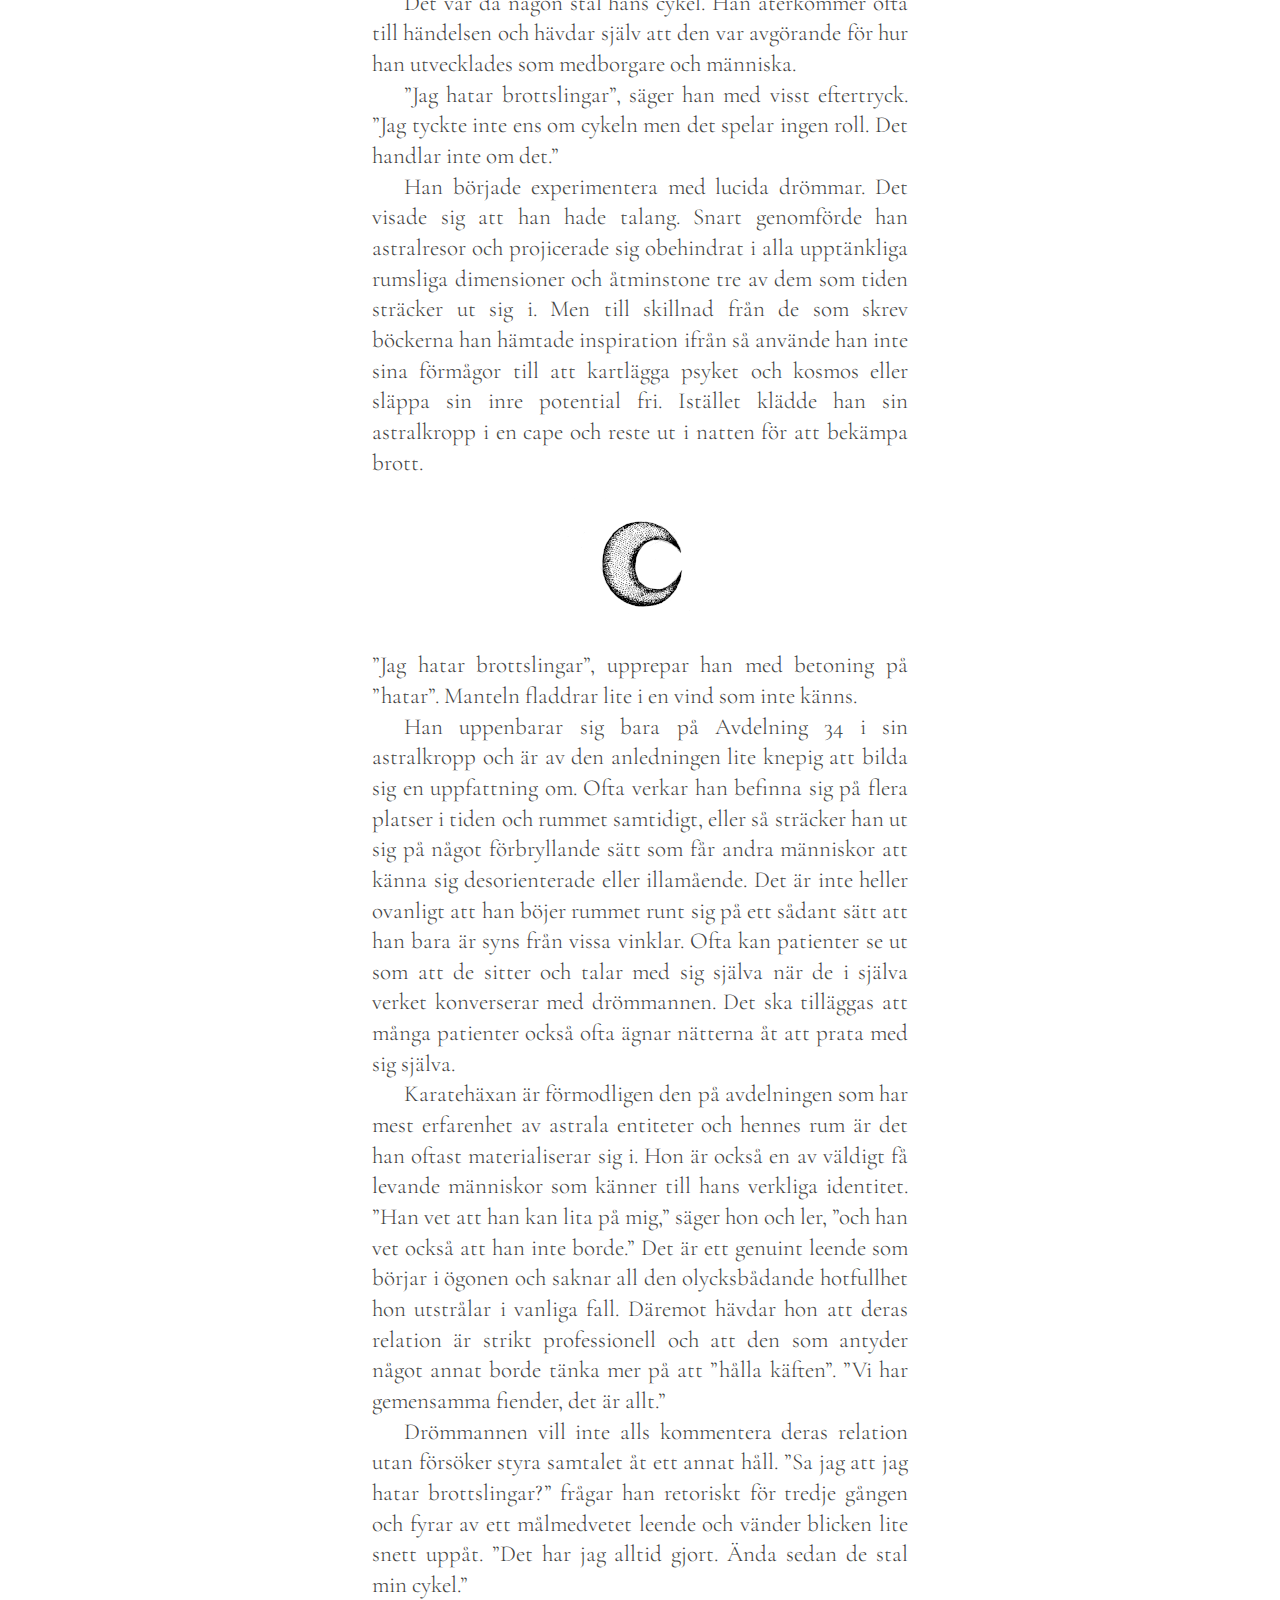
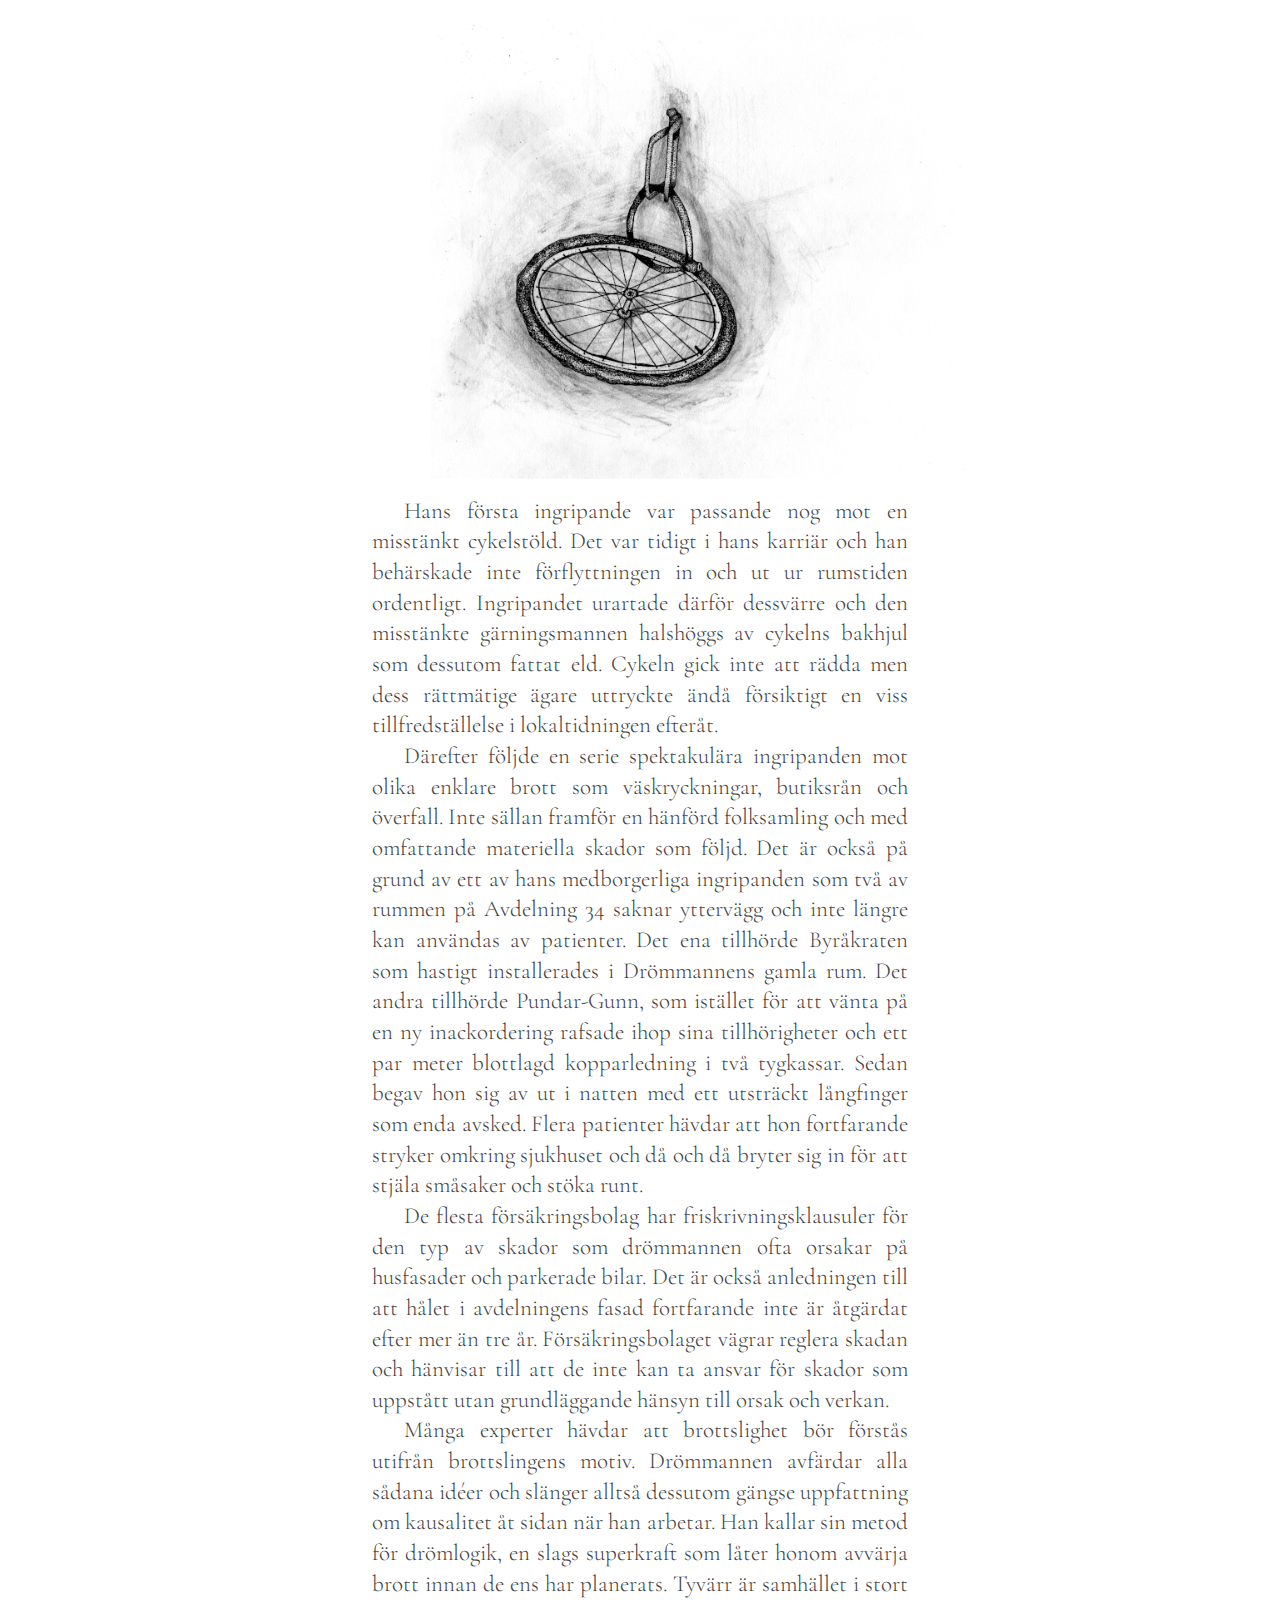
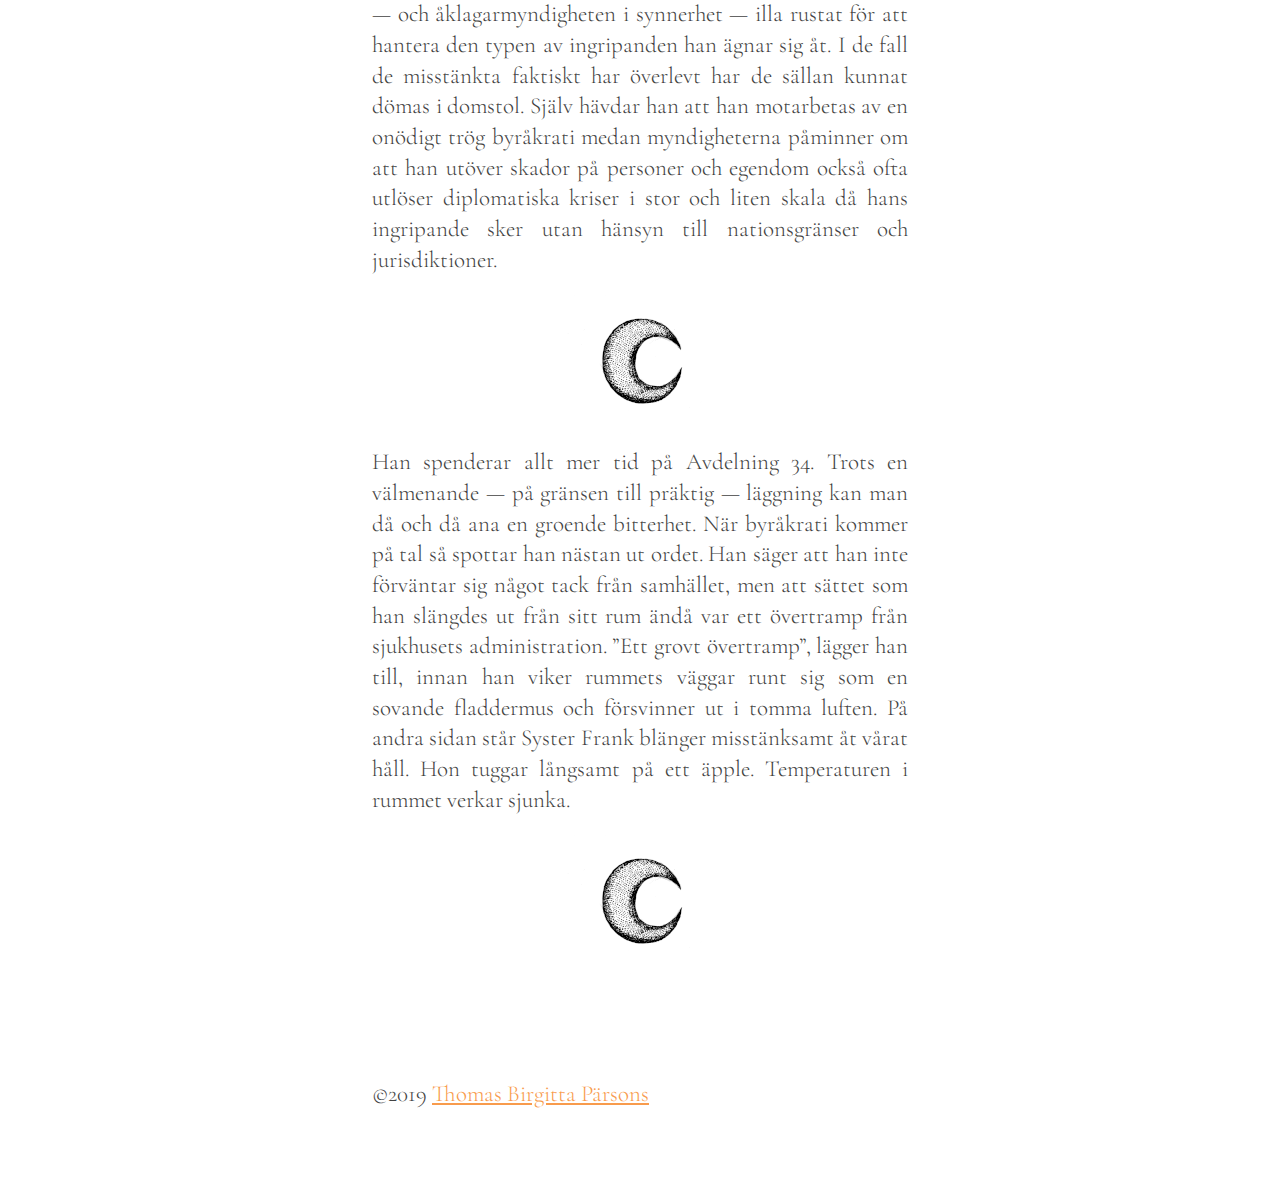
<file: drommannen/index.html>
<!DOCTYPE html>
<html>
<head>
<script async src="https://www.googletagmanager.com/gtag/js?id=UA-116564291-1"></script>
<script>
window.dataLayer = window.dataLayer || []; function
gtag(){dataLayer.push(arguments);} gtag('js', new Date()); gtag('config',
'UA-116564291-1');
</script>

  <title>Drömmannen - Porträtt från Avdelning 34</title>
  <meta charset="UTF-8">
  <link href="https://fonts.googleapis.com/css?family=Cormorant+Garamond:400,400i,600,600i|Open+Sans+Condensed:700" rel="stylesheet">
  <link rel="stylesheet" type="text/css" href="/styles/styles.css" />
  <meta name="viewport" content="width=device-width, initial-scale=1">
  <meta property="og:title" content="Drömmannen - Porträtt från Avdelning 34" />
  <meta property="og:url" content="http://www.avdelning34.com/drommannen" />
  <meta property="og:description" content="Drömmannen är ett reportage i serien Porträtt från Avdelning 34." />
  <meta property="og:image" content="http://www.avdelning34.com/images/stolen-bike.png" />
  <meta property="description" content="Drömmannen är ett reportage i serien Porträtt från Avdelning 34." />
</head>
<body>
  <article class="story">

  <img src="../images/chair.png" class="full" />
  <h1 class="title">
    Drömmannen
  </h1>
  <p>Drömmannen har inte längre något eget rum på avdelningen, utan uppehåller sig på olika platser. Hans status som patient är långt ifrån självklar och det är kanske lättare att förstå honom som ett <em>inslag</em> där. Det finns en journal där han beskrivs som narcissistisk och paranoid, men ingenting nytt har antecknats i den på fyra år. Varken avdelningens läkare eller sjukhusets administration vill kännas vid honom och hänvisar till ett pågående försäkringsärende som befinner sig i en känslig fas.
  <p>Drömmannen är förtegen om sin verkliga identitet och hänvisar till särskilda skyddsskäl. Han växte upp i en av Stockholms mer välbärgade kranskommuner, men berättar bara om sin barndom i väldigt allmänna ordalag och är noga med att undanhålla alla detaljer som skulle kunna röja hans identitet.
  <p>”Jag hade en väldigt trygg uppväxt”, berättar han stolt. ”Båda mina föräldrar var väldigt omtänksamma och uppmuntrande, men ville kanske inte att jag direkt skulle göra så mycket saker. De var väldigt måna om min säkerhet.”
  <p>Han fördjupade sig istället i en sorts långdragen fantasy-litteratur som bara väldigt ensamma barn har tid och tålamod till. Parallellt med det intresserade han sig för sina föräldrars omfattande samling självhjälpslitteratur, som ofta hade nyandliga eller rent av esoteriska teman.
  <p>Det var då någon stal hans cykel. Han återkommer ofta till händelsen och hävdar själv att den var avgörande för hur han utvecklades som medborgare och människa.
  <p>”Jag hatar brottslingar”, säger han med visst eftertryck. ”Jag tyckte inte ens om cykeln men det spelar ingen roll. Det handlar inte om det.”
  <p>Han började experimentera med lucida drömmar. Det visade sig att han hade talang. Snart genomförde han astralresor och projicerade sig obehindrat i alla upptänkliga rumsliga dimensioner och åtminstone tre av dem som tiden sträcker ut sig i. Men till skillnad från de som skrev böckerna han hämtade inspiration ifrån så använde han inte sina förmågor till att kartlägga psyket och kosmos eller släppa sin inre potential fri. Istället klädde han sin astralkropp i en cape och reste ut i natten för att bekämpa brott.
  </p>
  <img src="../images/moon.png" class="center" />

  <p>”Jag hatar brottslingar”, upprepar han med betoning på ”hatar”. Manteln fladdrar lite i en vind som inte känns.
  <p>Han uppenbarar sig bara på Avdelning 34 i sin astralkropp och är av den anledningen lite knepig att bilda sig en uppfattning om.
  Ofta verkar han befinna sig på flera platser i tiden och rummet samtidigt, eller så sträcker han ut sig på något förbryllande sätt som får andra människor att känna sig desorienterade eller illamående. Det är inte heller ovanligt att han böjer rummet runt sig på ett sådant sätt att han bara är syns från vissa vinklar. Ofta kan patienter se ut som att de sitter och talar med sig själva när de i själva verket konverserar med drömmannen. Det ska tilläggas att många patienter också ofta ägnar nätterna åt att prata med sig själva.
  <p>Karatehäxan är förmodligen den på avdelningen som har mest erfarenhet av astrala entiteter och hennes rum är det han oftast materialiserar sig i. Hon är också en av väldigt få levande människor som känner till hans verkliga identitet. ”Han vet att han kan lita på mig,” säger hon och ler, ”och han vet också att han inte borde.” Det är ett genuint leende som börjar i ögonen och saknar all den olycksbådande hotfullhet hon utstrålar i vanliga fall. Däremot hävdar hon att deras relation är strikt professionell och att den som antyder något annat borde tänka mer på att ”hålla käften”.
  ”Vi har gemensamma fiender, det är allt.”
  <p>Drömmannen vill inte alls kommentera deras relation utan försöker styra samtalet åt ett annat håll. ”Sa jag att jag hatar brottslingar?” frågar han retoriskt för tredje gången och fyrar av ett målmedvetet leende och vänder blicken lite snett uppåt. ”Det har jag alltid gjort. Ända sedan de stal min cykel.”
   <img src="../images/stolen-bike.png" class="full" />
  <p>Hans första ingripande var passande nog mot en misstänkt cykelstöld. Det var tidigt i hans karriär och han behärskade inte förflyttningen in och ut ur rumstiden ordentligt. Ingripandet urartade därför dessvärre och den misstänkte gärningsmannen halshöggs av cykelns bakhjul som dessutom fattat eld. Cykeln gick inte att rädda men dess rättmätige ägare uttryckte ändå försiktigt en viss tillfredställelse i lokaltidningen efteråt.
  <p>Därefter följde en serie spektakulära ingripanden mot olika enklare brott som väskryckningar, butiksrån och överfall. Inte sällan framför en hänförd folksamling och med omfattande materiella skador som följd. Det är också på grund av ett av hans medborgerliga ingripanden som två av rummen på Avdelning 34 saknar yttervägg och inte längre kan användas av patienter. Det ena tillhörde Byråkraten som hastigt installerades i Drömmannens gamla rum. Det andra tillhörde Pundar-Gunn, som istället för att vänta på en ny inackordering rafsade ihop sina tillhörigheter och ett par meter blottlagd kopparledning i två tygkassar. Sedan begav hon sig av ut i natten med ett utsträckt långfinger som enda avsked. Flera patienter hävdar att hon fortfarande stryker omkring sjukhuset och då och då bryter sig in för att stjäla småsaker och stöka runt.
  <p>De flesta försäkringsbolag har friskrivningsklausuler för den typ av skador som drömmannen ofta orsakar på husfasader och parkerade bilar. Det är också anledningen till att hålet i avdelningens fasad fortfarande inte är åtgärdat efter mer än tre år. Försäkringsbolaget vägrar reglera skadan och hänvisar till att de inte kan ta ansvar för skador som uppstått utan grundläggande hänsyn till orsak och verkan.
  <p>Många experter hävdar att brottslighet bör förstås utifrån brottslingens motiv. Drömmannen avfärdar alla sådana idéer och slänger alltså dessutom gängse uppfattning om kausalitet åt sidan när han arbetar. Han kallar sin metod för drömlogik, en slags superkraft som låter honom avvärja brott innan de ens har planerats. Tyvärr är samhället i stort — och åklagarmyndigheten i synnerhet — illa rustat för att hantera den typen av ingripanden han ägnar sig åt. I de fall de misstänkta faktiskt har överlevt har de sällan kunnat dömas i domstol. Själv hävdar han att han motarbetas av en onödigt trög byråkrati medan myndigheterna påminner om att han utöver skador på personer och egendom också ofta utlöser diplomatiska kriser i stor och liten skala då hans ingripande sker utan hänsyn till nationsgränser och jurisdiktioner.
  </p>
<img src="../images/moon.png" class="center" />
  <p>Han spenderar allt mer tid på Avdelning 34. Trots en välmenande — på gränsen till präktig — läggning kan man då och då ana en groende bitterhet. När byråkrati kommer på tal så spottar han nästan ut ordet. Han säger att han inte förväntar sig något tack från samhället, men att sättet som han slängdes ut från sitt rum ändå var ett övertramp från sjukhusets administration. ”Ett grovt övertramp”, lägger han till, innan han viker rummets väggar runt sig som en sovande fladdermus och försvinner ut i tomma luften. På andra sidan står Syster Frank blänger misstänksamt åt vårat håll. Hon tuggar långsamt på ett äpple. Temperaturen i rummet verkar sjunka.
</p>
<img src="../images/moon.png" class="center" />

<br />
<br />
<br />
    ©2019 <a href="/#om-thomas-birgitta-parsons">Thomas Birgitta Pärsons</a><br/><br/><br/><br/>
  </article>
  <a href="/" class="back">Tillbaka</a>
</body>
</html>
</file>
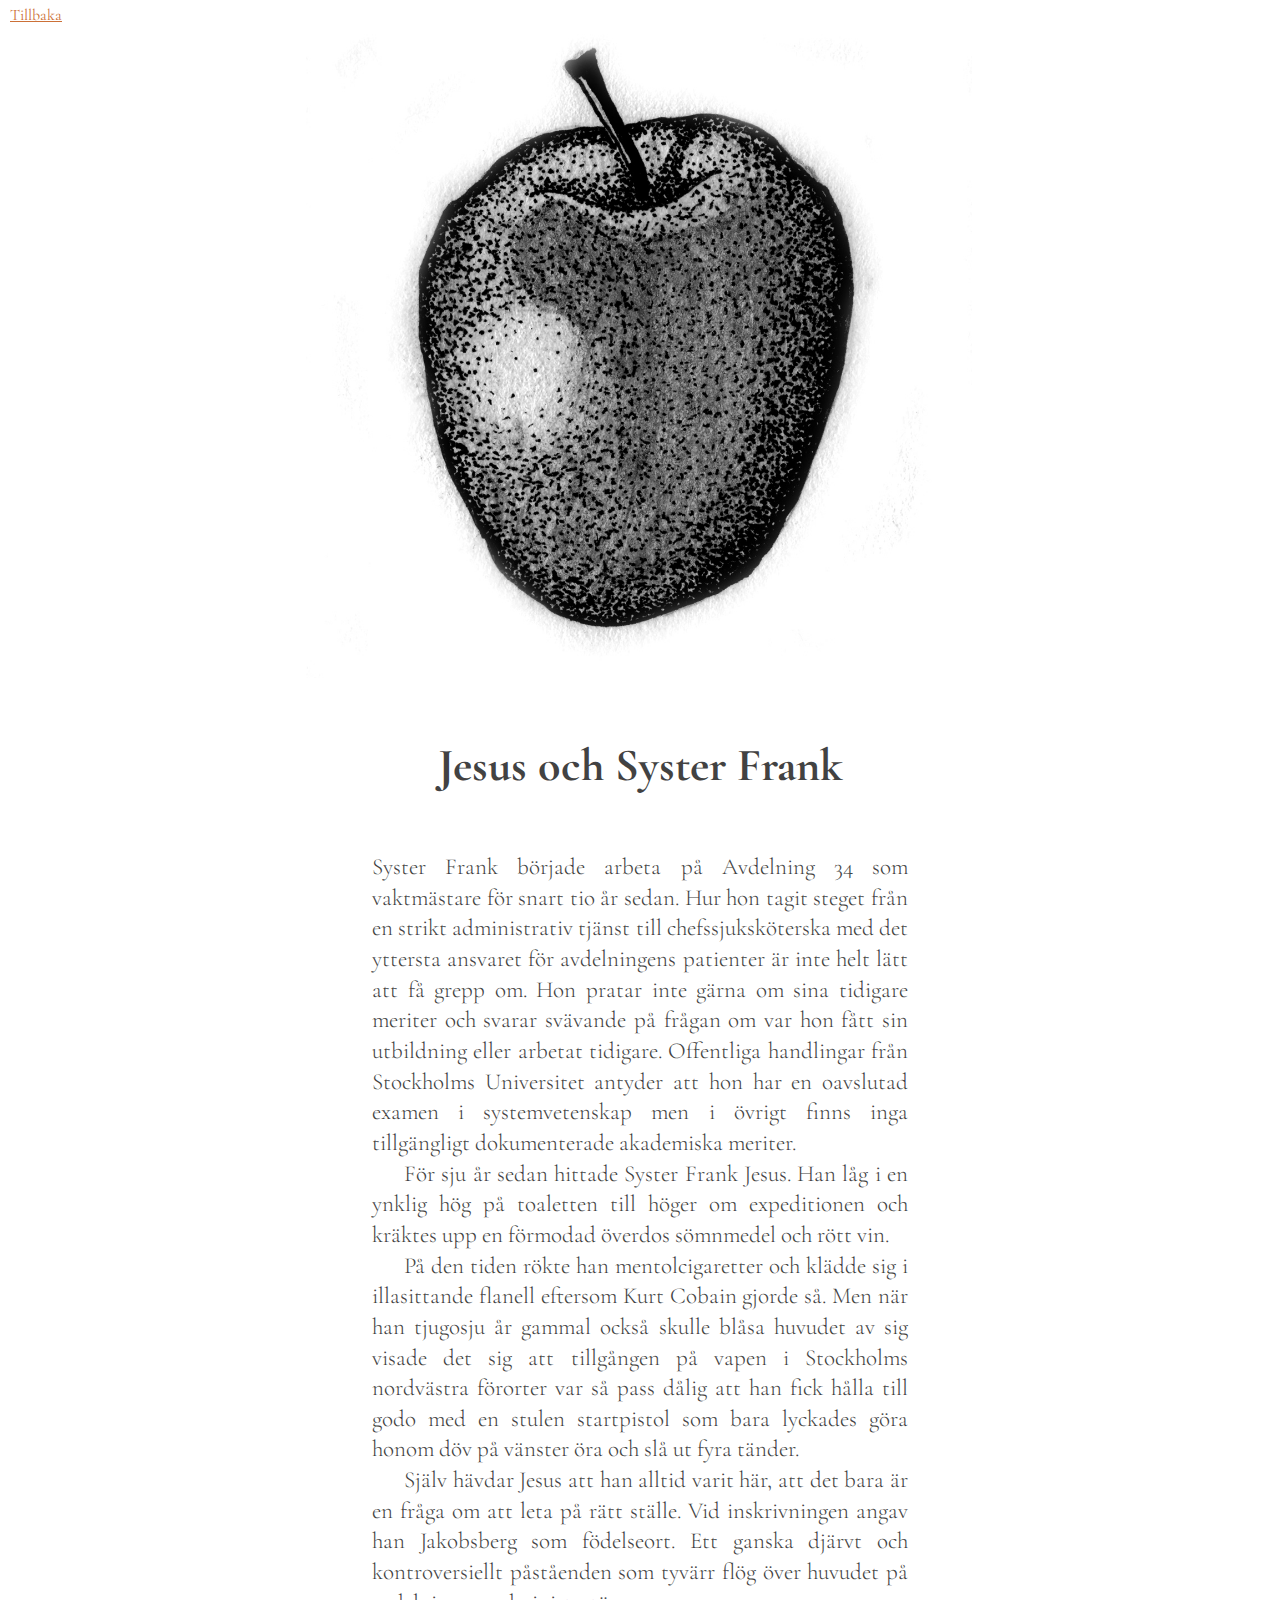
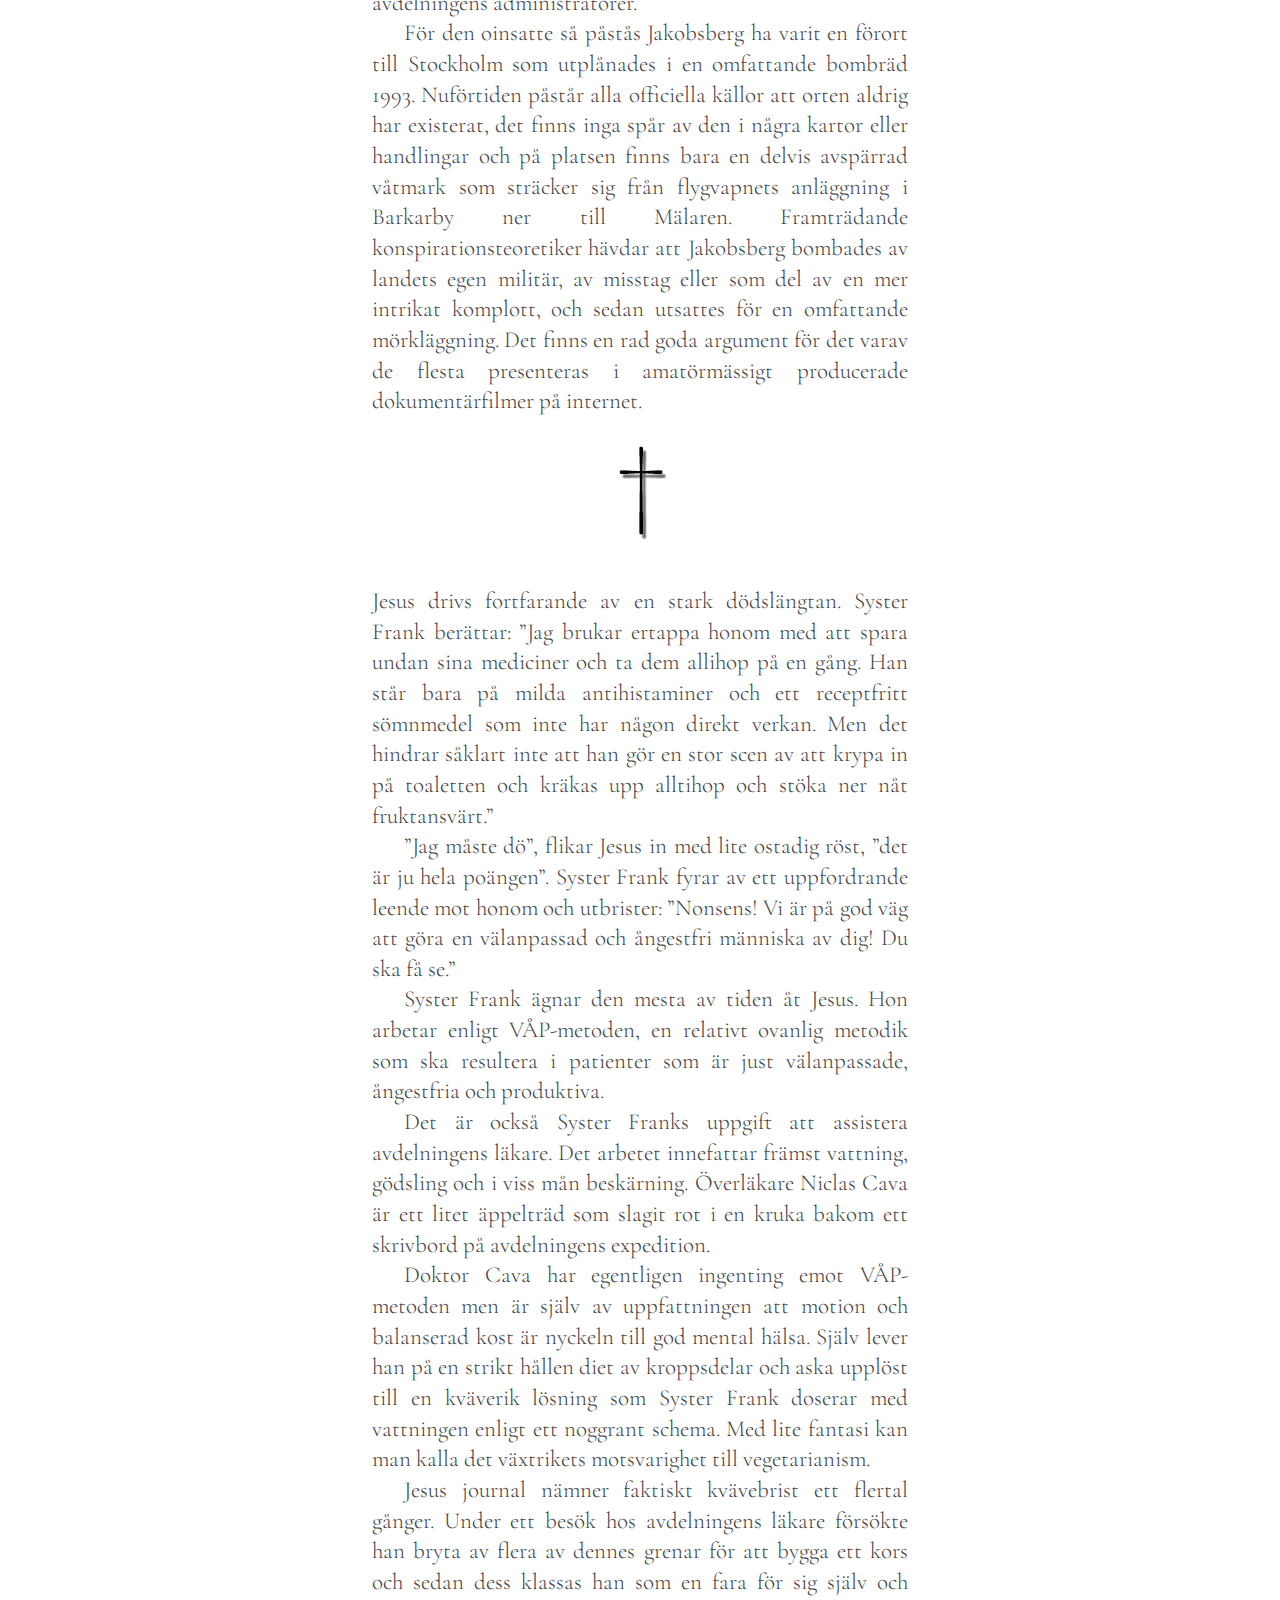
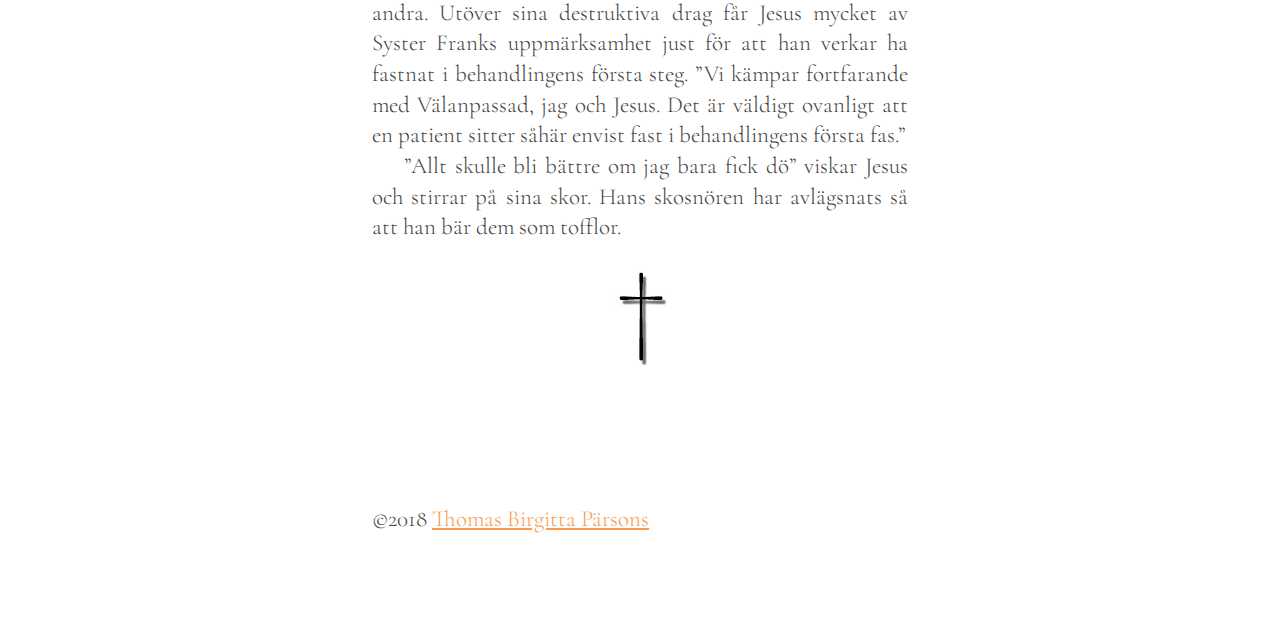
<file: jesus-och-syster-frank/index.html>
<!DOCTYPE html>
<html>
<head>
<script async src="https://www.googletagmanager.com/gtag/js?id=UA-116564291-1"></script>
<script>
  window.dataLayer = window.dataLayer || [];
  function gtag(){dataLayer.push(arguments);}
  gtag('js', new Date());

  gtag('config', 'UA-116564291-1');
</script>

  <title>Jesus och Syster Frank - Porträtt från Avdelning 34</title>
  <meta charset="UTF-8">
  <link href="https://fonts.googleapis.com/css?family=Cormorant+Garamond:400,400i,600,600i|Open+Sans+Condensed:700" rel="stylesheet">
  <link rel="stylesheet" type="text/css" href="/styles/styles.css" />
  <meta name="viewport" content="width=device-width, initial-scale=1">
  <meta property="og:title" content="Jesus och Syster Frank - Porträtt från Avdelning 34" />
  <meta property="og:url" content="http://www.avdelning34.com/jesus-och-syster-frank" />
  <meta property="og:description" content="Jesus och Syster Frank är ett reportage i serien Porträtt från Avdelning 34." />
  <meta property="og:image" content="http://www.avdelning34.com/images/jesus.png" />
  <meta property="description" content="Jesus och Syster Frank är ett reportage i serien Porträtt från Avdelning 34." />
</head>
<body>
  <article class="story">

  <img src="../images/apple.jpg" class="full" />
  <h1 class="title">
    Jesus och Syster Frank
  </h1>
  <p>Syster Frank började arbeta på Avdelning 34 som vaktmästare för snart tio år sedan. Hur hon tagit steget från en strikt administrativ tjänst till chefssjuksköterska med det yttersta ansvaret för avdelningens patienter är inte helt lätt att få grepp om. Hon pratar inte gärna om sina tidigare meriter och svarar svävande på frågan om var hon fått sin utbildning eller arbetat tidigare. Offentliga handlingar från Stockholms Universitet antyder att hon har en oavslutad examen i systemvetenskap men i övrigt finns inga tillgängligt dokumenterade akademiska meriter.

<p>För sju år sedan hittade Syster Frank Jesus. Han låg i en ynklig hög på toaletten till höger om expeditionen och kräktes upp en förmodad överdos sömnmedel och rött vin.

<p>På den tiden rökte han mentolcigaretter och klädde sig i illasittande flanell eftersom Kurt Cobain gjorde så. Men när han tjugosju år gammal också skulle blåsa huvudet av sig visade det sig att tillgången på vapen i Stockholms nordvästra förorter var så pass dålig att han fick hålla till godo med en stulen startpistol som bara lyckades göra honom döv på vänster öra och slå ut fyra tänder.
<p>
Själv hävdar Jesus att han alltid varit här, att det bara är en fråga om att leta på rätt ställe. Vid inskrivningen angav han Jakobsberg som födelseort. Ett ganska djärvt och kontroversiellt påståenden som tyvärr flög över huvudet på avdelningens administratörer.

<p>För den oinsatte så påstås Jakobsberg ha varit en förort till Stockholm som utplånades i en omfattande bombräd 1993. Nuförtiden påstår alla officiella källor att orten aldrig har existerat, det finns inga spår av den i några kartor eller handlingar och på platsen finns bara en delvis avspärrad våtmark som sträcker sig från flygvapnets anläggning i Barkarby ner till Mälaren. Framträdande konspirationsteoretiker hävdar att Jakobsberg bombades av landets egen militär, av misstag eller som del av en mer intrikat komplott, och sedan utsattes för en omfattande mörkläggning. Det finns en rad goda argument för det varav de flesta presenteras i amatörmässigt producerade dokumentärfilmer på internet.
</p>

<img src="../images/cross.jpg" class="center" />
<p>
Jesus drivs fortfarande av en stark dödslängtan. Syster Frank berättar: ”Jag brukar ertappa honom med att spara undan sina mediciner och ta dem allihop på en gång. Han står bara på milda antihistaminer och ett receptfritt sömnmedel som inte har någon direkt verkan. Men det hindrar såklart inte att han gör en stor scen av att krypa in på toaletten och kräkas upp alltihop och stöka ner nåt fruktansvärt.”
<p>
”Jag måste dö”, flikar Jesus in med lite ostadig röst, ”det är ju hela poängen”. Syster Frank fyrar av ett uppfordrande leende mot honom och utbrister: ”Nonsens! Vi är på god väg att göra en välanpassad och ångestfri människa av dig! Du ska få se.”
<p>
Syster Frank ägnar den mesta av tiden åt Jesus. Hon arbetar enligt VÅP-metoden, en relativt ovanlig metodik som ska resultera i patienter som är just välanpassade, ångestfria och produktiva.
<p>
Det är också Syster Franks uppgift att assistera avdelningens läkare. Det arbetet innefattar främst vattning, gödsling och i viss mån beskärning. Överläkare Niclas Cava är ett litet äppelträd som slagit rot i en kruka bakom ett skrivbord på avdelningens expedition.
<p>
Doktor Cava har egentligen ingenting emot VÅP-metoden men är själv av uppfattningen att motion och balanserad kost är nyckeln till god mental hälsa. Själv lever han på en strikt hållen diet av kroppsdelar och aska upplöst till en kväverik lösning som Syster Frank doserar med vattningen enligt ett noggrant schema. Med lite fantasi kan man kalla det växtrikets motsvarighet till vegetarianism.
<p>
Jesus journal nämner faktiskt kvävebrist ett flertal gånger. Under ett besök hos avdelningens läkare försökte han bryta av flera av dennes grenar för att bygga ett kors och sedan dess klassas han som en fara för sig själv och andra. Utöver sina destruktiva drag får Jesus mycket av Syster Franks uppmärksamhet just för att han verkar ha fastnat i behandlingens första steg. ”Vi kämpar fortfarande med Välanpassad, jag och Jesus. Det är väldigt ovanligt att en patient sitter såhär envist fast i behandlingens första fas.”
<p>
”Allt skulle bli bättre om jag bara fick dö” viskar Jesus och stirrar på sina skor. Hans skosnören har avlägsnats så att han bär dem som tofflor.
</p>

<img src="../images/cross.jpg" class="center" />
<br />
<br />
<br />
    ©2018 <a href="/#om-thomas-birgitta-parsons">Thomas Birgitta Pärsons</a><br/><br/><br/><br/>
  </article>
  <a href="/" class="back">Tillbaka</a>
</body>
</html>
</file>
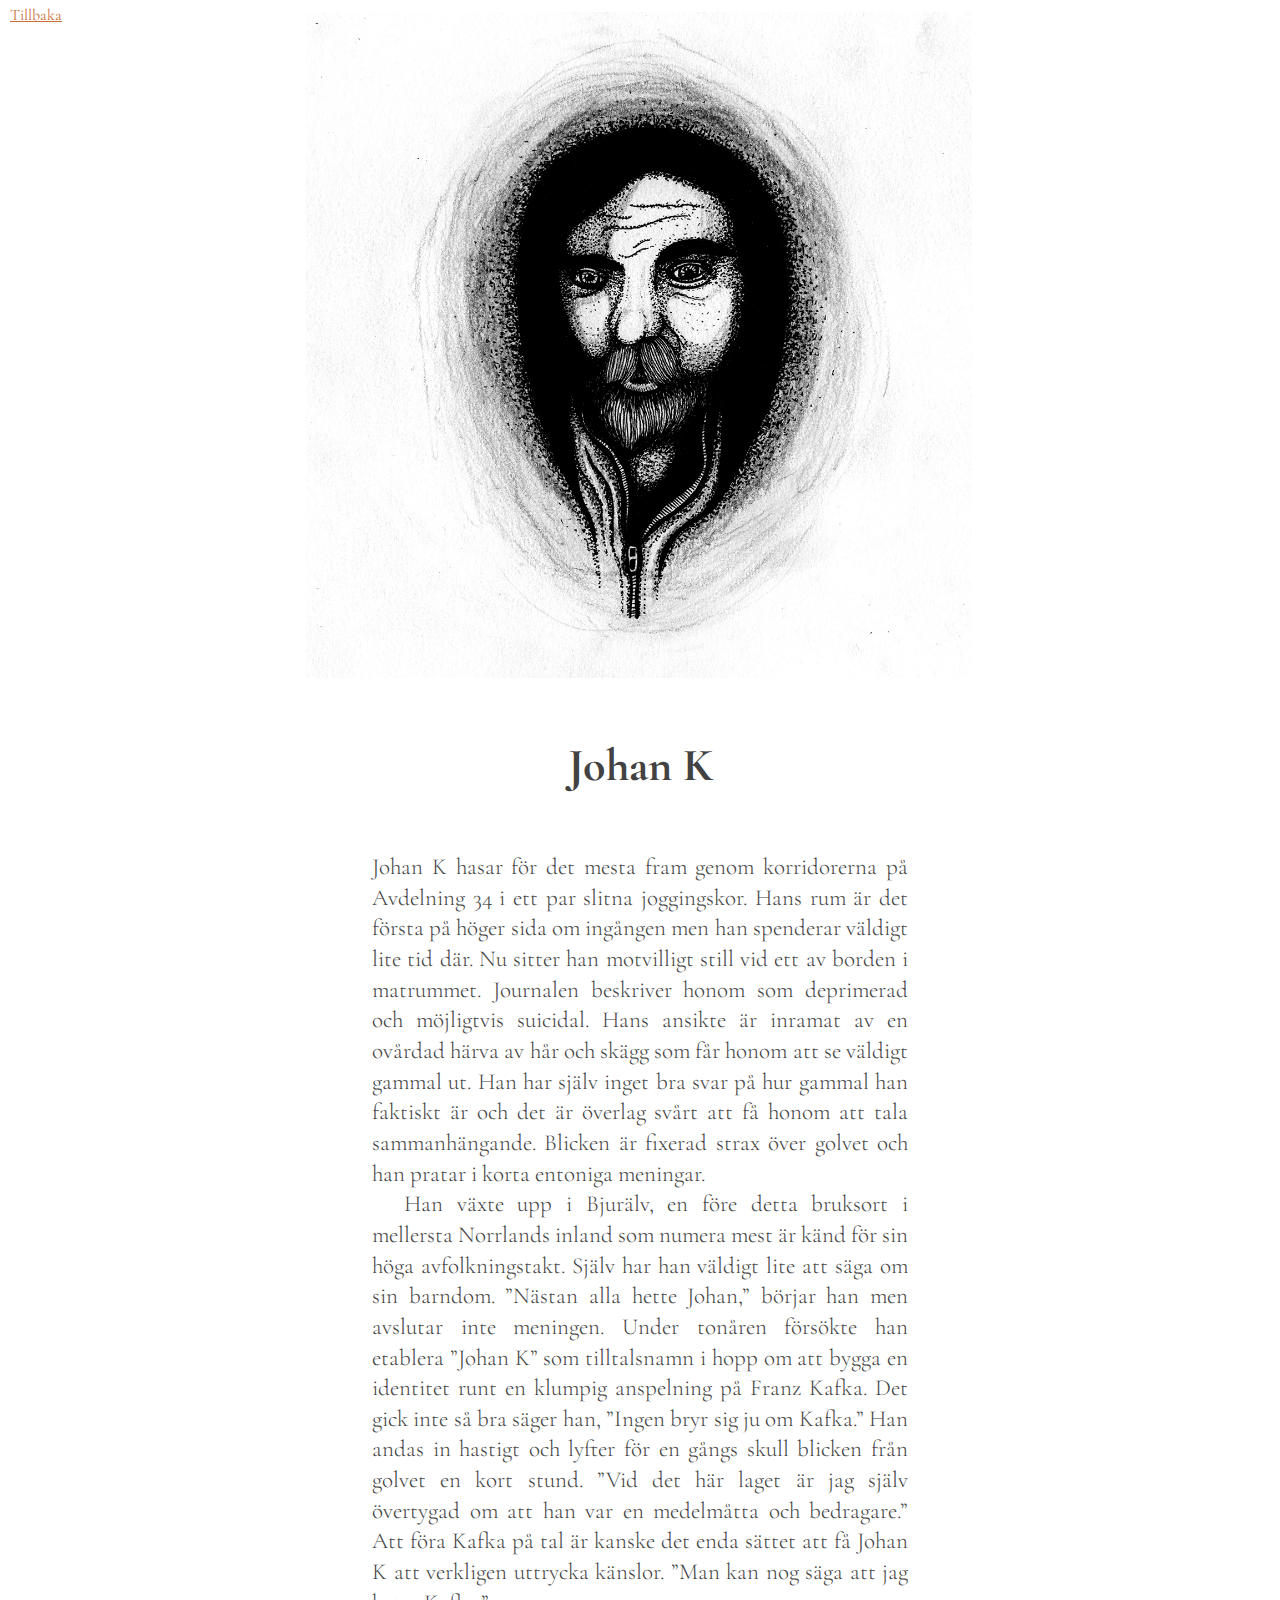
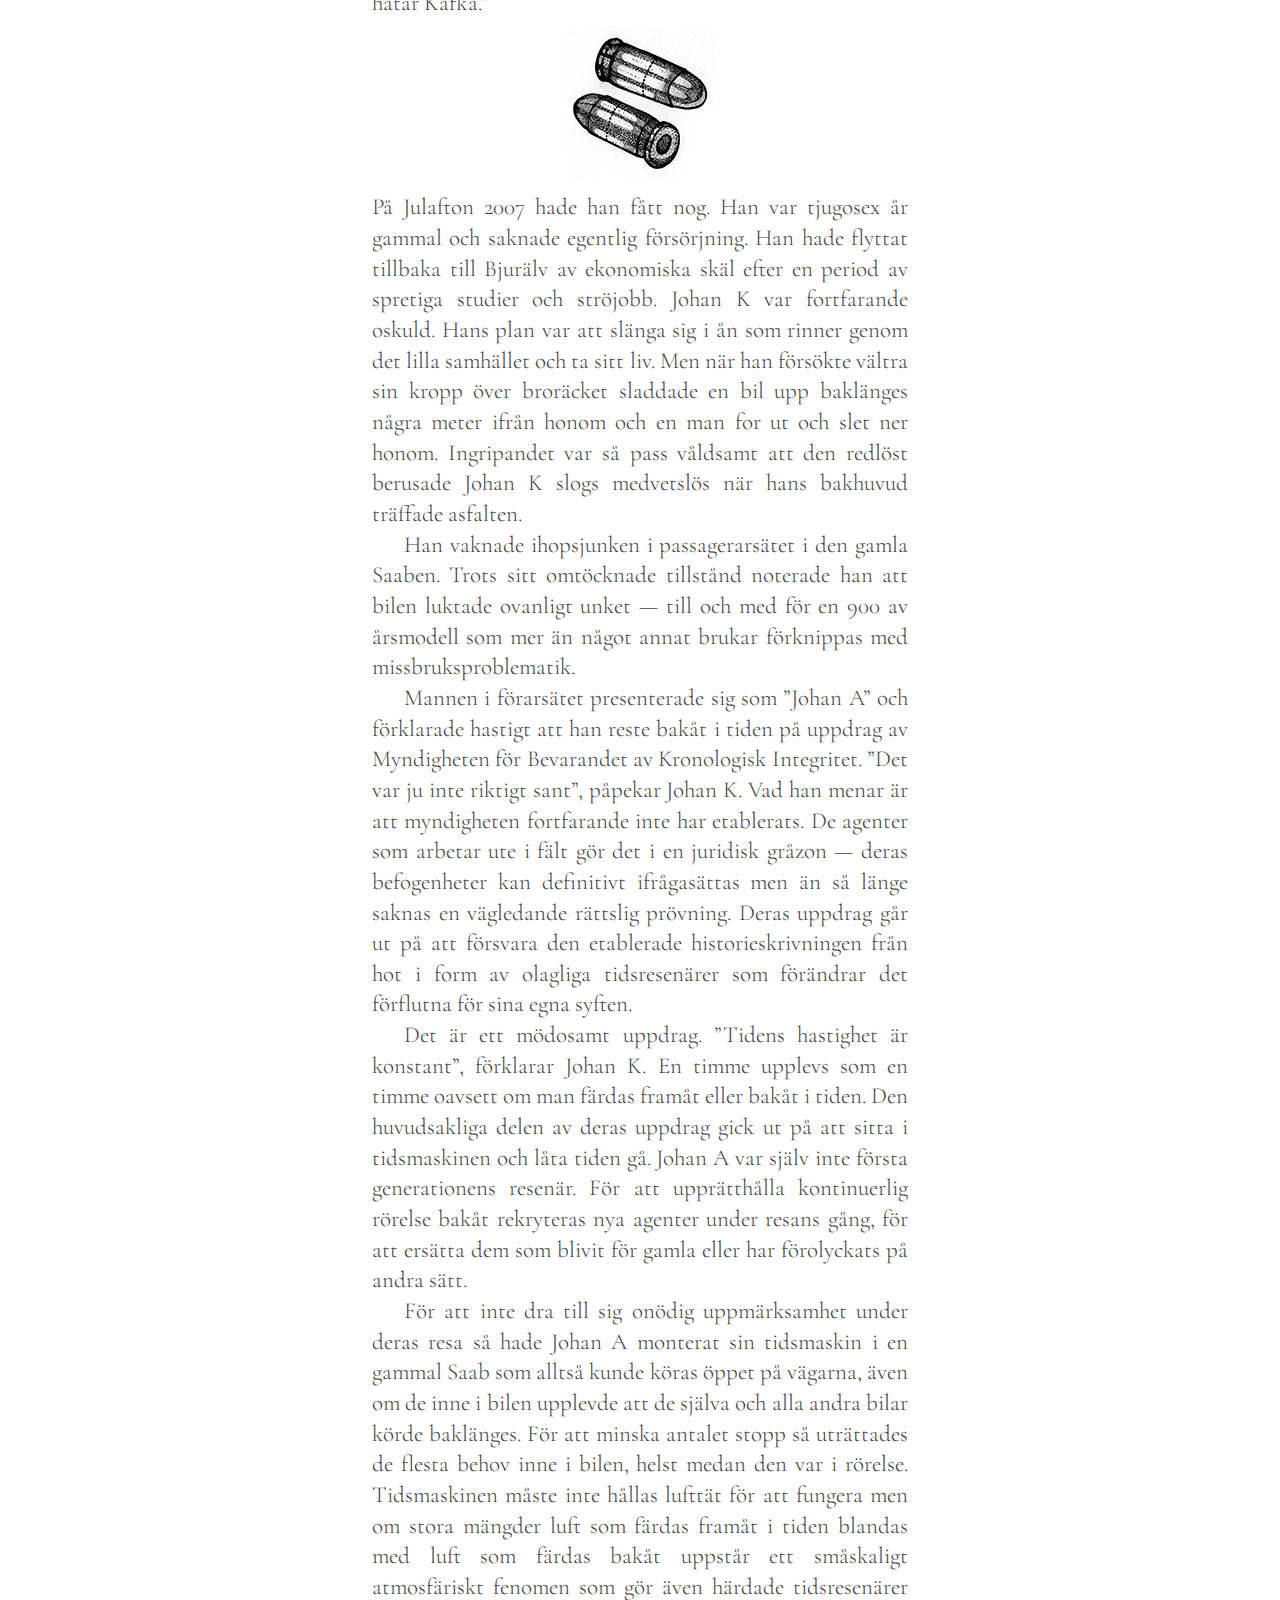
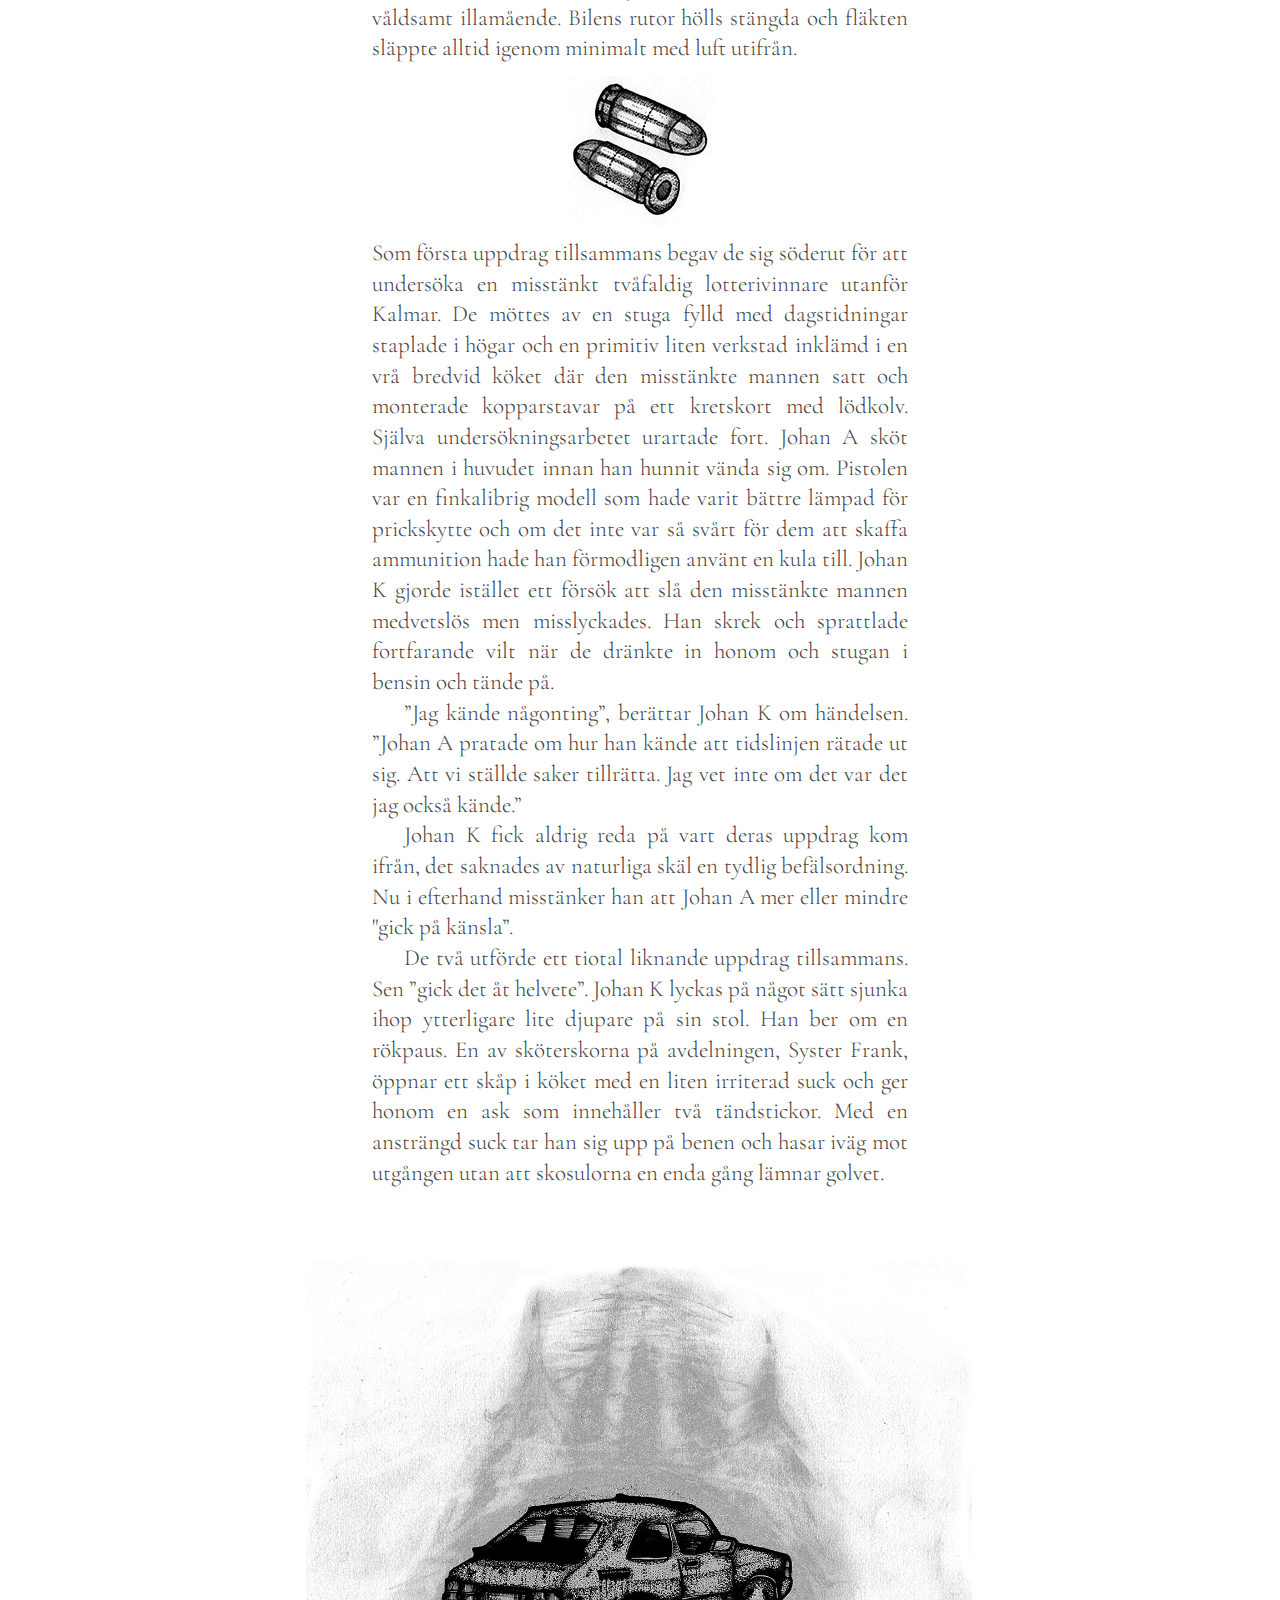
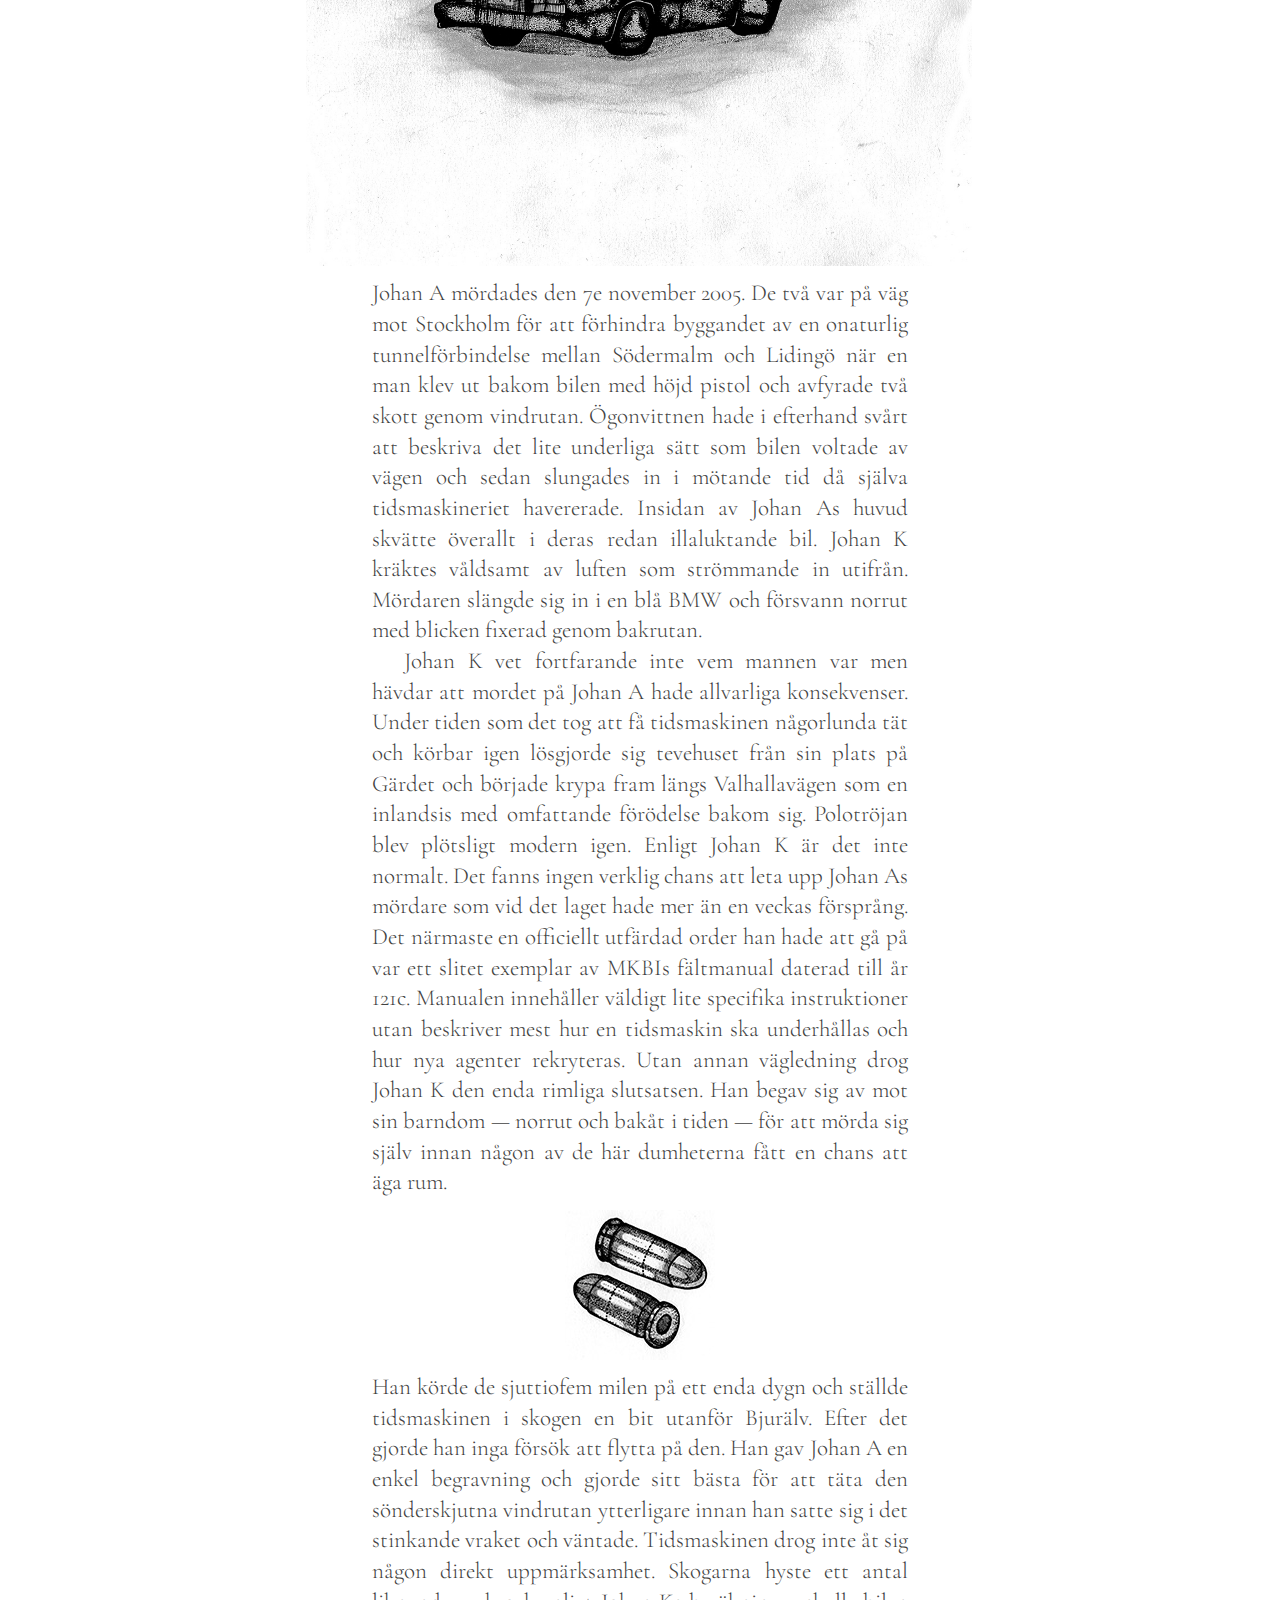
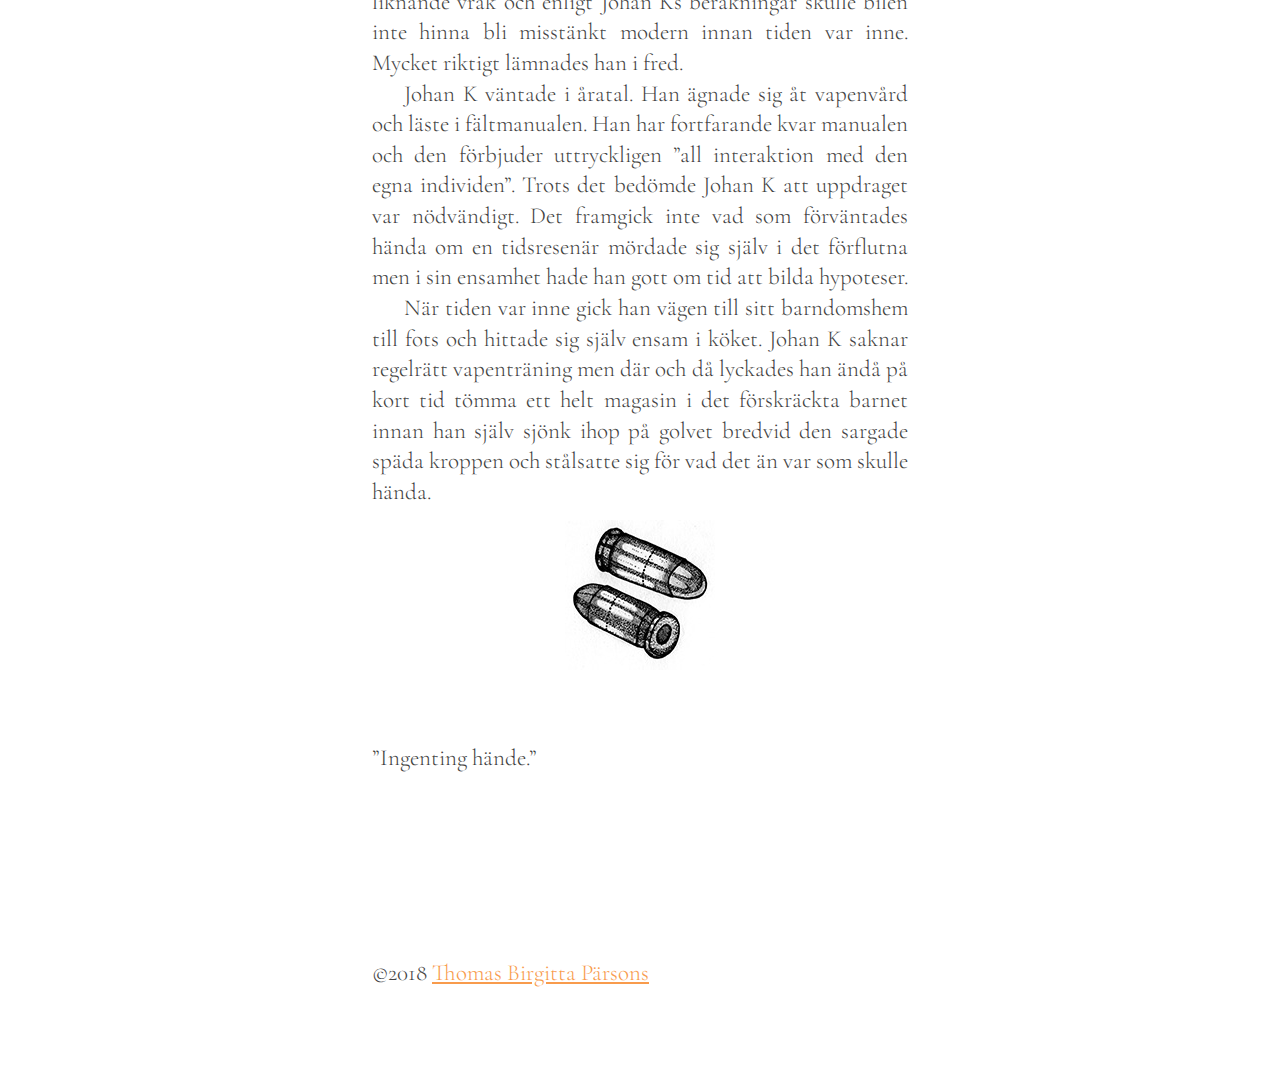
<file: johan-k/index.html>
<!DOCTYPE html>
<html>
<head>
<script async src="https://www.googletagmanager.com/gtag/js?id=UA-116564291-1"></script>
<script>
  window.dataLayer = window.dataLayer || [];
  function gtag(){dataLayer.push(arguments);}
  gtag('js', new Date());

  gtag('config', 'UA-116564291-1');
</script>

  <title>Johan K - Porträtt från Avdelning 34</title>
  <meta charset="UTF-8">
  <link href="https://fonts.googleapis.com/css?family=Cormorant+Garamond:400,400i,600,600i|Open+Sans+Condensed:700" rel="stylesheet">
  <link rel="stylesheet" type="text/css" href="/styles/styles.css" />
  <meta name="viewport" content="width=device-width, initial-scale=1">
  <meta property="og:title" content="Johan K - Porträtt från Avdelning 34" />
  <meta property="og:url" content="http://www.avdelning34.com/johan-k" />
  <meta property="og:description" content="Johan K är ett reportage i serien Porträtt från Avdelning 34." />
  <meta property="og:image" content="http://www.avdelning34.com/images/saab-small.jpg" />
  <meta property="description" content="Johan K är ett reportage i serien Porträtt från Avdelning 34." />
</head>
<body>
  <article class="story">

  <img src="../images/johan-k.jpg" class="full" />
  <h1 class="title">
    Johan K
  </h1>
  <p>
    Johan K hasar för det mesta fram genom korridorerna på Avdelning 34 i ett par slitna joggingskor. Hans rum är det första på höger sida om ingången men han spenderar väldigt lite tid där. Nu sitter han motvilligt still vid ett av borden i matrummet. Journalen beskriver honom som deprimerad och möjligtvis suicidal. Hans ansikte är inramat av en ovårdad härva av hår och skägg som får honom att se väldigt gammal ut. Han har själv inget bra svar på hur gammal han faktiskt är och det är överlag svårt att få honom att tala sammanhängande. Blicken är fixerad strax över golvet och han pratar i korta entoniga meningar.
  <p>
    Han växte upp i Bjurälv, en före detta bruksort i mellersta Norrlands inland som numera mest är känd för sin höga avfolkningstakt. Själv har han väldigt lite att säga om sin barndom. ”Nästan alla hette Johan,” börjar han men avslutar inte meningen. Under tonåren försökte han etablera ”Johan K” som tilltalsnamn i hopp om att bygga en identitet runt en klumpig anspelning på Franz Kafka. Det gick inte så bra säger han, ”Ingen bryr sig ju om Kafka.” Han andas in hastigt och lyfter för en gångs skull blicken från golvet en kort stund. ”Vid det här laget är jag själv övertygad om att han var en medelmåtta och bedragare.” Att föra Kafka på tal är kanske det enda sättet att få Johan K att verkligen uttrycka känslor. ”Man kan nog säga att jag hatar Kafka.”
  </p>
  <img src="../images/kulor.jpg" class="center">
  <p>
    På Julafton 2007 hade han fått nog. Han var tjugosex år gammal och saknade egentlig försörjning. Han hade flyttat tillbaka till Bjurälv av ekonomiska skäl efter en period av spretiga studier och ströjobb. Johan K var fortfarande oskuld. Hans plan var att slänga sig i ån som rinner genom det lilla samhället och ta sitt liv. Men när han försökte vältra sin kropp över broräcket sladdade en bil upp baklänges några meter ifrån honom och en man for ut och slet ner honom. Ingripandet var så pass våldsamt att den redlöst berusade Johan K slogs medvetslös när hans bakhuvud träffade asfalten.
  <p>
    Han vaknade ihopsjunken i passagerarsätet i den gamla Saaben. Trots sitt omtöcknade tillstånd noterade han att bilen luktade ovanligt unket — till och med för en 900 av årsmodell som mer än något annat brukar förknippas med missbruksproblematik.
    <p>
      Mannen i förarsätet presenterade sig som ”Johan A” och förklarade hastigt att han reste bakåt i tiden på uppdrag av Myndigheten för Bevarandet av Kronologisk Integritet. ”Det var ju inte riktigt sant”, påpekar Johan K. Vad han menar är att myndigheten fortfarande inte har etablerats. De agenter som arbetar ute i fält gör det i en juridisk gråzon — deras befogenheter kan definitivt ifrågasättas men än så länge saknas en vägledande rättslig prövning. Deras uppdrag går ut på att försvara den etablerade historieskrivningen från hot i form av olagliga tidsresenärer som förändrar det förflutna för sina egna syften.
    <p>
    Det är ett mödosamt uppdrag. ”Tidens hastighet är konstant”, förklarar Johan K. En timme upplevs som en timme oavsett om man färdas framåt eller bakåt i tiden. Den huvudsakliga delen av deras uppdrag gick ut på att sitta i tidsmaskinen och låta tiden gå. Johan A var själv inte första generationens resenär. För att upprätthålla kontinuerlig rörelse bakåt rekryteras nya agenter under resans gång, för att ersätta dem som blivit för gamla eller har förolyckats på andra sätt.
    <p>
      För att inte dra till sig onödig uppmärksamhet under deras resa så hade Johan A monterat sin tidsmaskin i en gammal Saab som alltså kunde köras öppet på vägarna, även om de inne i bilen upplevde att de själva och alla andra bilar körde baklänges. För att minska antalet stopp så uträttades de flesta behov inne i bilen, helst medan den var i rörelse. Tidsmaskinen måste inte hållas lufttät för att fungera men om stora mängder luft som färdas framåt i tiden blandas med luft som färdas bakåt uppstår ett småskaligt atmosfäriskt fenomen som gör även härdade tidsresenärer våldsamt illamående. Bilens rutor hölls stängda och fläkten släppte alltid igenom minimalt med luft utifrån.
    </p>
      <img src="../images/kulor.jpg" class="center">
    <p>
      Som första uppdrag tillsammans begav de sig söderut för att undersöka en misstänkt tvåfaldig lotterivinnare utanför Kalmar. De möttes av en stuga fylld med dagstidningar staplade i högar och en primitiv liten verkstad inklämd i en vrå bredvid köket där den misstänkte mannen satt och monterade kopparstavar på ett kretskort med lödkolv. Själva undersökningsarbetet urartade fort. Johan A sköt mannen i huvudet innan han hunnit vända sig om. Pistolen var en finkalibrig modell som hade varit bättre lämpad för prickskytte och om det inte var så svårt för dem att skaffa ammunition hade han förmodligen använt en kula till. Johan K gjorde istället ett försök att slå den misstänkte mannen medvetslös men misslyckades. Han skrek och sprattlade fortfarande vilt när de dränkte in honom och stugan i bensin och tände på.
    <p>
      ”Jag kände någonting”, berättar Johan K om händelsen. ”Johan A pratade om hur han kände att tidslinjen rätade ut sig. Att vi ställde saker tillrätta. Jag vet inte om det var det jag också kände.”
    <p>
      Johan K fick aldrig reda på vart deras uppdrag kom ifrån, det saknades av naturliga skäl en tydlig befälsordning. Nu i efterhand misstänker han att Johan A mer eller mindre "gick på känsla”.
    <p>
      De två utförde ett tiotal liknande uppdrag tillsammans. Sen ”gick det åt helvete”. Johan K lyckas på något sätt sjunka ihop ytterligare lite djupare på sin stol. Han ber om en rökpaus. En av sköterskorna på avdelningen, Syster Frank, öppnar ett skåp i köket med en liten irriterad suck och ger honom en ask som innehåller två tändstickor. Med en ansträngd suck tar han sig upp på benen och hasar iväg mot utgången utan att skosulorna en enda gång lämnar golvet.
    </p>
      <img src="../images/saab.jpg" class="full">
    <p>
      Johan A mördades den 7e november 2005. De två var på väg mot Stockholm för att förhindra byggandet av en onaturlig tunnelförbindelse mellan Södermalm och Lidingö när en man klev ut bakom bilen med höjd pistol och avfyrade två skott genom vindrutan. Ögonvittnen hade i efterhand svårt att beskriva det lite underliga sätt som bilen voltade av vägen och sedan slungades in i mötande tid då själva tidsmaskineriet havererade. Insidan av Johan As huvud skvätte överallt i deras redan illaluktande bil. Johan K kräktes våldsamt av luften som strömmande in utifrån. Mördaren slängde sig in i en blå BMW och försvann norrut med blicken fixerad genom bakrutan.
    <p>
      Johan K vet fortfarande inte vem mannen var men hävdar att mordet på Johan A hade allvarliga konsekvenser. Under tiden som det tog att få tidsmaskinen någorlunda tät och körbar igen lösgjorde sig tevehuset från sin plats på Gärdet och började krypa fram längs Valhallavägen som en inlandsis med omfattande förödelse bakom sig. Polotröjan blev plötsligt modern igen. Enligt Johan K är det inte normalt. Det fanns ingen verklig chans att leta upp Johan As mördare som vid det laget hade mer än en veckas försprång. Det närmaste en officiellt utfärdad order han hade att gå på var ett slitet exemplar av MKBIs fältmanual daterad till år 121c. Manualen innehåller väldigt lite specifika instruktioner utan beskriver mest hur en tidsmaskin ska underhållas och hur nya agenter rekryteras. Utan annan vägledning drog Johan K den enda rimliga slutsatsen. Han begav sig av mot sin barndom — norrut och bakåt i tiden — för att mörda sig själv innan någon av de här dumheterna fått en chans att äga rum.
    </p>
      <img src="../images/kulor.jpg" class="center">
    <p>
      Han körde de sjuttiofem milen på ett enda dygn och ställde tidsmaskinen i skogen en bit utanför Bjurälv. Efter det gjorde han inga försök att flytta på den. Han gav Johan A en enkel begravning och gjorde sitt bästa för att täta den sönderskjutna vindrutan ytterligare innan han satte sig i det stinkande vraket och väntade. Tidsmaskinen drog inte åt sig någon direkt uppmärksamhet. Skogarna hyste ett antal liknande vrak och enligt Johan Ks beräkningar skulle bilen inte hinna bli misstänkt modern innan tiden var inne. Mycket riktigt lämnades han i fred.
    <p>
      Johan K väntade i åratal. Han ägnade sig åt vapenvård och läste i fältmanualen. Han har fortfarande kvar manualen och den förbjuder uttryckligen ”all interaktion med den egna individen”. Trots det bedömde Johan K att uppdraget var nödvändigt. Det framgick inte vad som förväntades hända om en tidsresenär mördade sig själv i det förflutna men i sin ensamhet hade han gott om tid att bilda hypoteser.
    <p>
      När tiden var inne gick han vägen till sitt barndomshem till fots och hittade sig själv ensam i köket. Johan K saknar regelrätt vapenträning men där och då lyckades han ändå på kort tid tömma ett helt magasin i det förskräckta barnet innan han själv sjönk ihop på golvet bredvid den sargade späda kroppen och stålsatte sig för vad det än var som skulle hända.
      <img src="../images/kulor.jpg" class="center">
    <p>
      <br/><br/>
      ”Ingenting hände.”
    <p>
      <br/><br/><br/><br/><br/><br/>
    </p>
    ©2018 <a href="/#om-thomas-birgitta-parsons">Thomas Birgitta Pärsons</a><br/><br/><br/><br/>
  </article>
  <a href="/" class="back">Tillbaka</a>
</body>
</html>
</file>
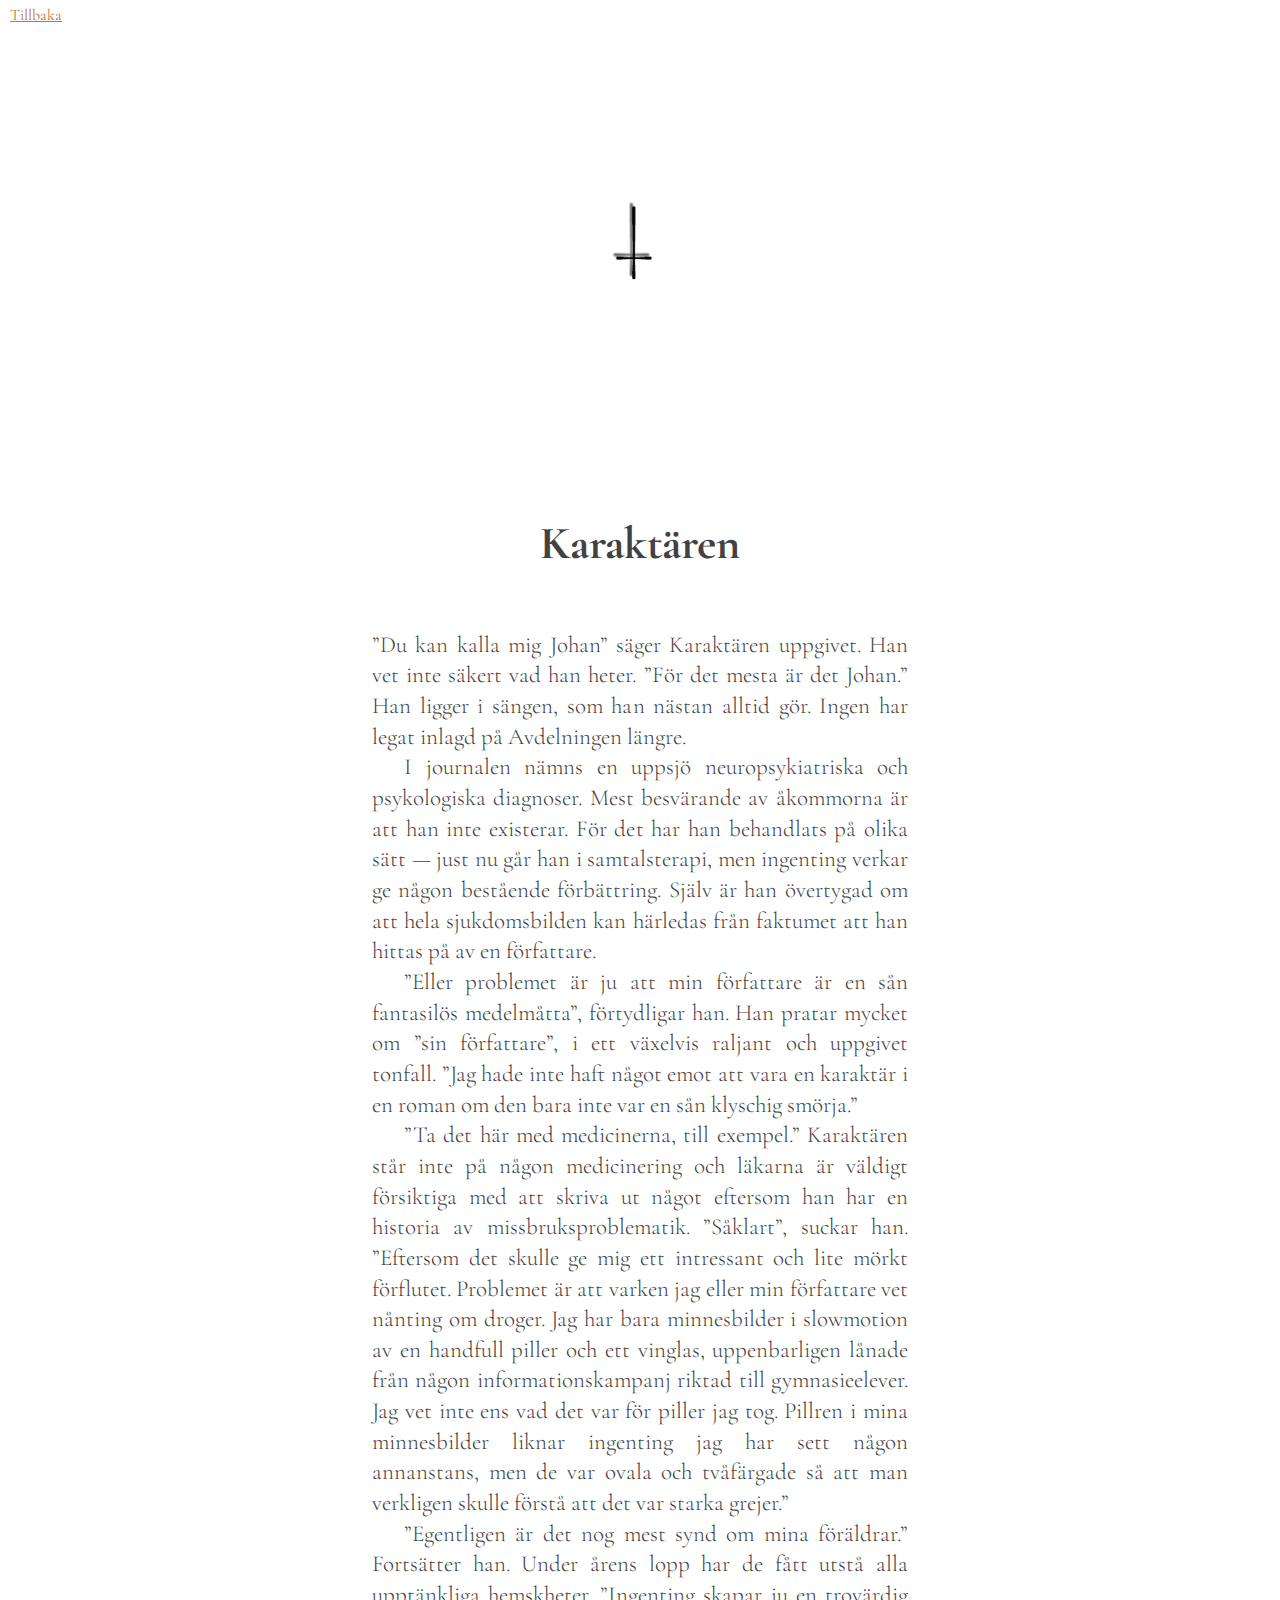
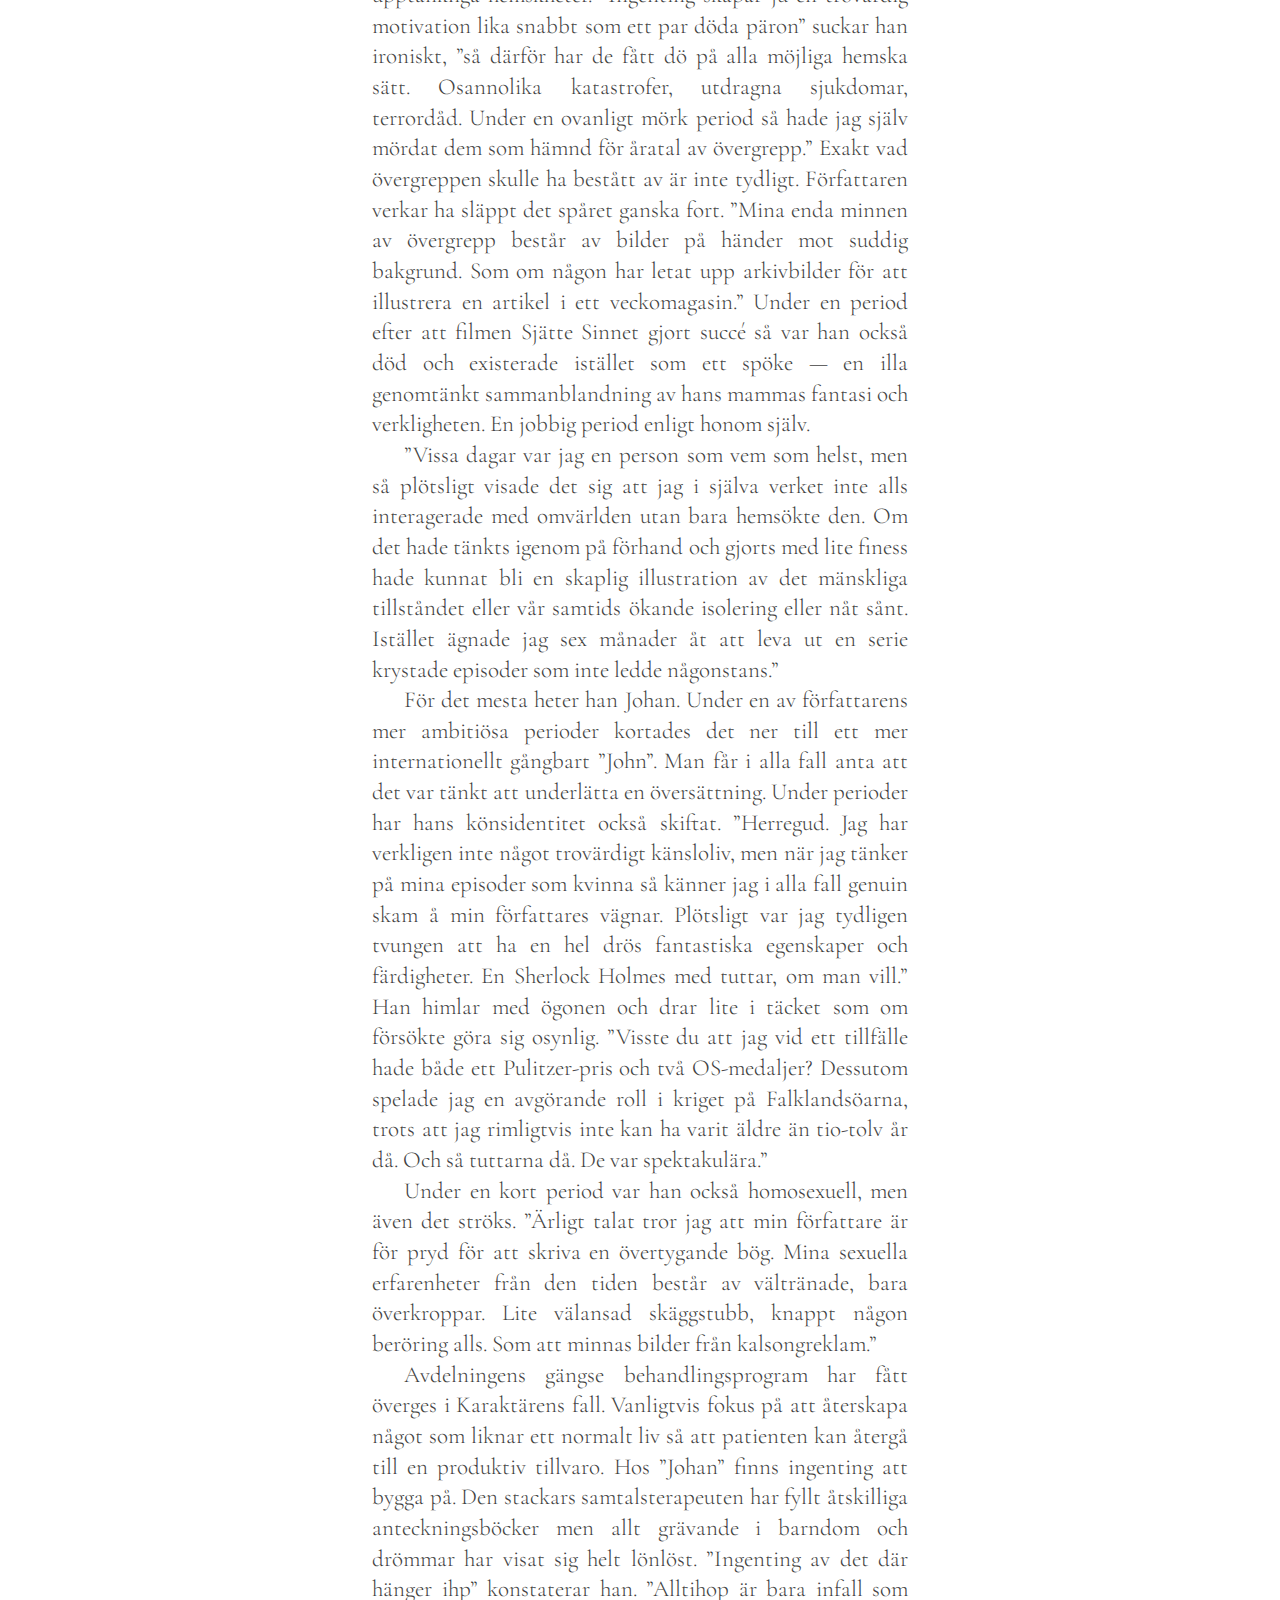
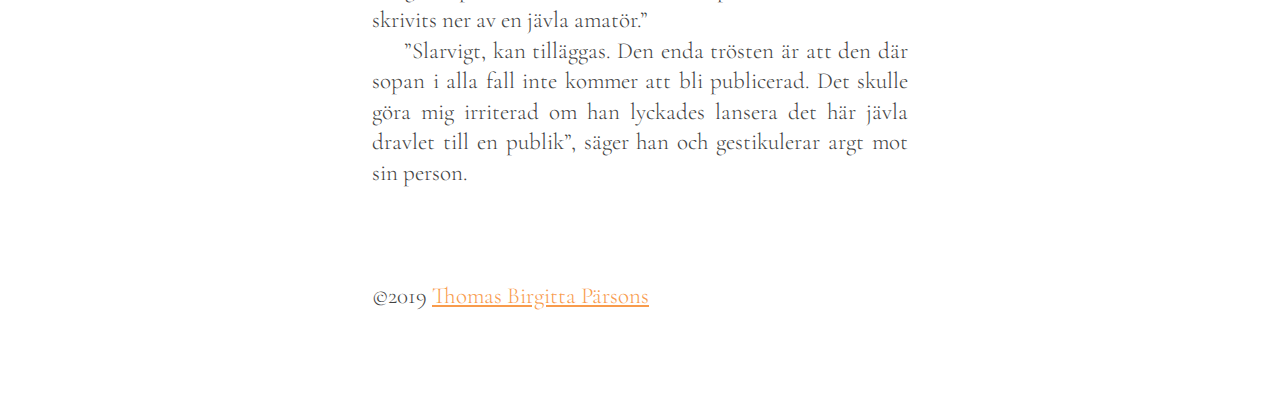
<file: karaktaren/index.html>
<!DOCTYPE html>
<html>
<head>
<script async src="https://www.googletagmanager.com/gtag/js?id=UA-116564291-1"></script>
<script>
window.dataLayer = window.dataLayer || []; function
gtag(){dataLayer.push(arguments);} gtag('js', new Date()); gtag('config',
'UA-116564291-1');
</script>

  <title>Karaktären - Porträtt från Avdelning 34</title>
  <meta charset="UTF-8">
  <link href="https://fonts.googleapis.com/css?family=Cormorant+Garamond:400,400i,600,600i|Open+Sans+Condensed:700" rel="stylesheet">
  <link rel="stylesheet" type="text/css" href="/styles/styles.css" />
  <meta name="viewport" content="width=device-width, initial-scale=1">
  <meta property="og:title" content="Karaktären - Porträtt från Avdelning 34" />
  <meta property="og:url" content="http://www.avdelning34.com/karaktaren" />
  <meta property="og:description" content="Karaktären är ett reportage i serien Porträtt från Avdelning 34." />
  <meta property="og:image" content="http://www.avdelning34.com/images/jesus.png" />
  <meta property="description" content="Karaktären är ett reportage i serien Porträtt från Avdelning 34." />
</head>
<body>
  <article class="story">

  <img src="../images/jesus.png" alt='Karaktären' class="full" style="transform:rotate(180deg)"/>
  <h1 class="title">
    Karaktären
  </h1>
  <p>”Du kan kalla mig Johan” säger Karaktären uppgivet. Han vet inte säkert vad han heter. ”För det mesta är det Johan.” Han ligger i sängen, som han nästan alltid gör. Ingen har legat inlagd på Avdelningen längre.
<p>I journalen nämns en uppsjö neuropsykiatriska och psykologiska diagnoser. Mest besvärande av åkommorna är att han inte existerar. För det har han behandlats på olika sätt — just nu går han i samtalsterapi, men ingenting verkar ge någon bestående förbättring. Själv är han övertygad om att hela sjukdomsbilden kan härledas från faktumet att han hittas på av en författare.
<p>”Eller problemet är ju att min författare är en sån fantasilös medelmåtta”, förtydligar han. Han pratar mycket om ”sin författare”, i ett växelvis raljant och uppgivet tonfall. ”Jag hade inte haft något emot att vara en karaktär i en roman om den bara inte var en sån klyschig smörja.”
<p>”Ta det här med medicinerna, till exempel.” Karaktären står inte på någon medicinering och läkarna är väldigt försiktiga med att skriva ut något eftersom han har en historia av missbruksproblematik. ”Såklart”, suckar han. ”Eftersom det skulle ge mig ett intressant och lite mörkt förflutet. Problemet är att varken jag eller min författare vet nånting om droger. Jag har bara minnesbilder i slowmotion av en handfull piller och ett vinglas, uppenbarligen lånade från någon informationskampanj riktad till gymnasieelever. Jag vet inte ens vad det var för piller jag tog. Pillren i mina minnesbilder liknar ingenting jag har sett någon annanstans, men de var ovala och tvåfärgade så att man verkligen skulle förstå att det var starka grejer.”
<p>”Egentligen är det nog mest synd om mina föräldrar.” Fortsätter han. Under årens lopp har de fått utstå alla upptänkliga hemskheter. ”Ingenting skapar ju en trovärdig motivation lika snabbt som ett par döda päron” suckar han ironiskt, ”så därför har de fått dö på alla möjliga hemska sätt. Osannolika katastrofer, utdragna sjukdomar, terrordåd. Under en ovanligt mörk period så hade jag själv mördat dem som hämnd för åratal av övergrepp.” Exakt vad övergreppen skulle ha bestått av är inte tydligt. Författaren verkar ha släppt det spåret ganska fort. ”Mina enda minnen av övergrepp består av bilder på händer mot suddig bakgrund. Som om någon har letat upp arkivbilder för att illustrera en artikel i ett veckomagasin.” Under en period efter att filmen Sjätte Sinnet gjort succé så var han också död och existerade istället som ett spöke — en illa genomtänkt sammanblandning av hans mammas fantasi och verkligheten. En jobbig period enligt honom själv.
<p>”Vissa dagar var jag en person som vem som helst, men så plötsligt visade det sig att jag i själva verket inte alls interagerade med omvärlden utan bara hemsökte den. Om det hade tänkts igenom på förhand och gjorts med lite finess hade kunnat bli en skaplig illustration av det mänskliga tillståndet eller vår samtids ökande isolering eller nåt sånt. Istället ägnade jag sex månader åt att leva ut en serie krystade episoder som inte ledde någonstans.”
<p>För det mesta heter han Johan. Under en av författarens mer ambitiösa perioder kortades det ner till ett mer internationellt gångbart ”John”. Man får i alla fall anta att det var tänkt att underlätta en översättning. Under perioder har hans könsidentitet också skiftat. ”Herregud. Jag har verkligen inte något trovärdigt känsloliv, men när jag tänker på mina episoder som kvinna så känner jag i alla fall genuin skam å min författares vägnar. Plötsligt var jag tydligen tvungen att ha en hel drös fantastiska egenskaper och färdigheter. En Sherlock Holmes med tuttar, om man vill.” Han himlar med ögonen och drar lite i täcket som om försökte göra sig osynlig. ”Visste du att jag vid ett tillfälle hade både ett Pulitzer-pris och två OS-medaljer? Dessutom spelade jag en avgörande roll i kriget på Falklandsöarna, trots att jag rimligtvis inte kan ha varit äldre än tio-tolv år då. Och så tuttarna då. De var spektakulära.”
<p>Under en kort period var han också homosexuell, men även det ströks. ”Ärligt talat tror jag att min författare är för pryd för att skriva en övertygande bög. Mina sexuella erfarenheter från den tiden består av vältränade, bara överkroppar. Lite välansad skäggstubb, knappt någon beröring alls. Som att minnas bilder från kalsongreklam.”
<p>Avdelningens gängse behandlingsprogram har fått överges i Karaktärens fall. Vanligtvis fokus på att återskapa något som liknar ett normalt liv så att patienten kan återgå till en produktiv tillvaro. Hos ”Johan” finns ingenting att bygga på. Den stackars samtalsterapeuten har fyllt åtskilliga anteckningsböcker men allt grävande i barndom och drömmar har visat sig helt lönlöst. ”Ingenting av det där hänger ihp” konstaterar han. ”Alltihop är bara infall som skrivits ner av en jävla amatör.”
<p>”Slarvigt, kan tilläggas. Den enda trösten är att den där sopan i alla fall inte kommer att bli publicerad. Det skulle göra mig irriterad om han lyckades lansera det här jävla dravlet till en publik”, säger han och gestikulerar argt mot sin person.
</p>




<br />
<br />
<br />
    ©2019 <a href="/#om-thomas-birgitta-parsons">Thomas Birgitta Pärsons</a><br/><br/><br/><br/>
  </article>
  <a href="/" class="back">Tillbaka</a>
</body>
</html>
</file>
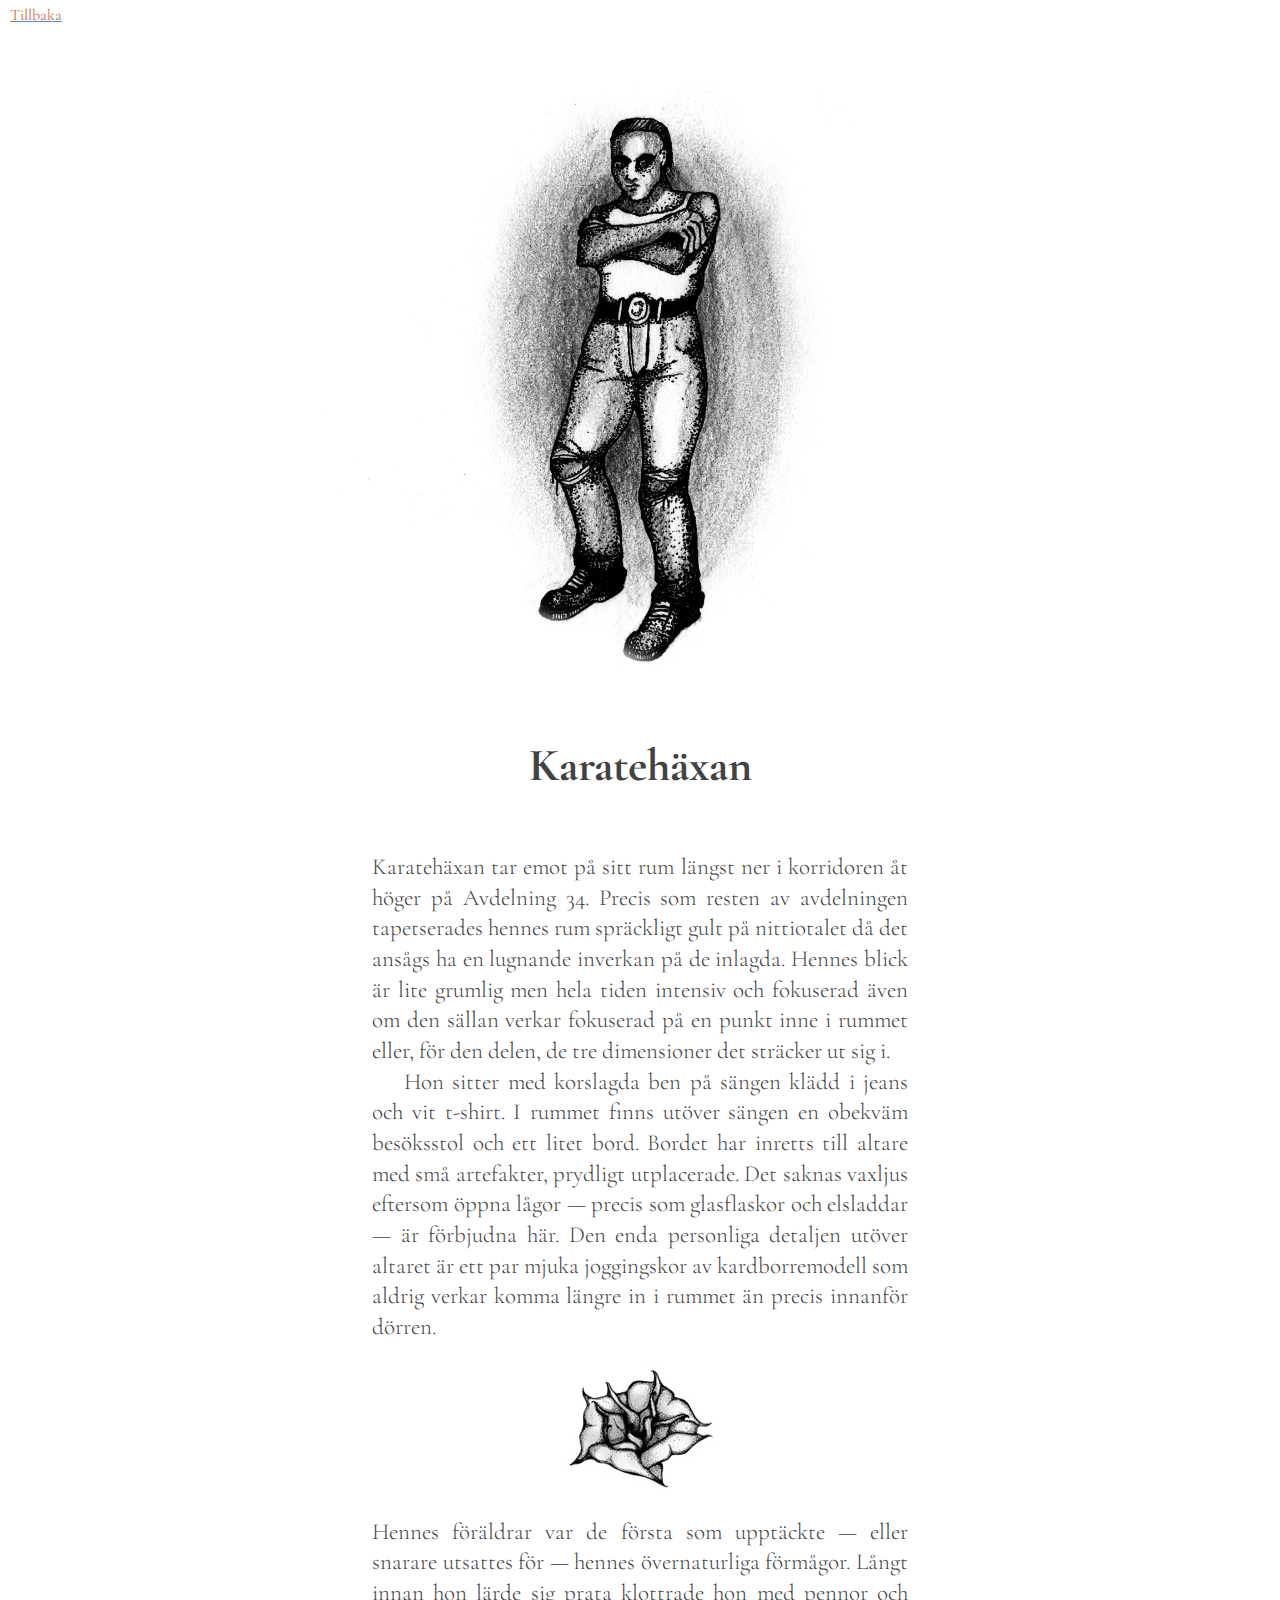
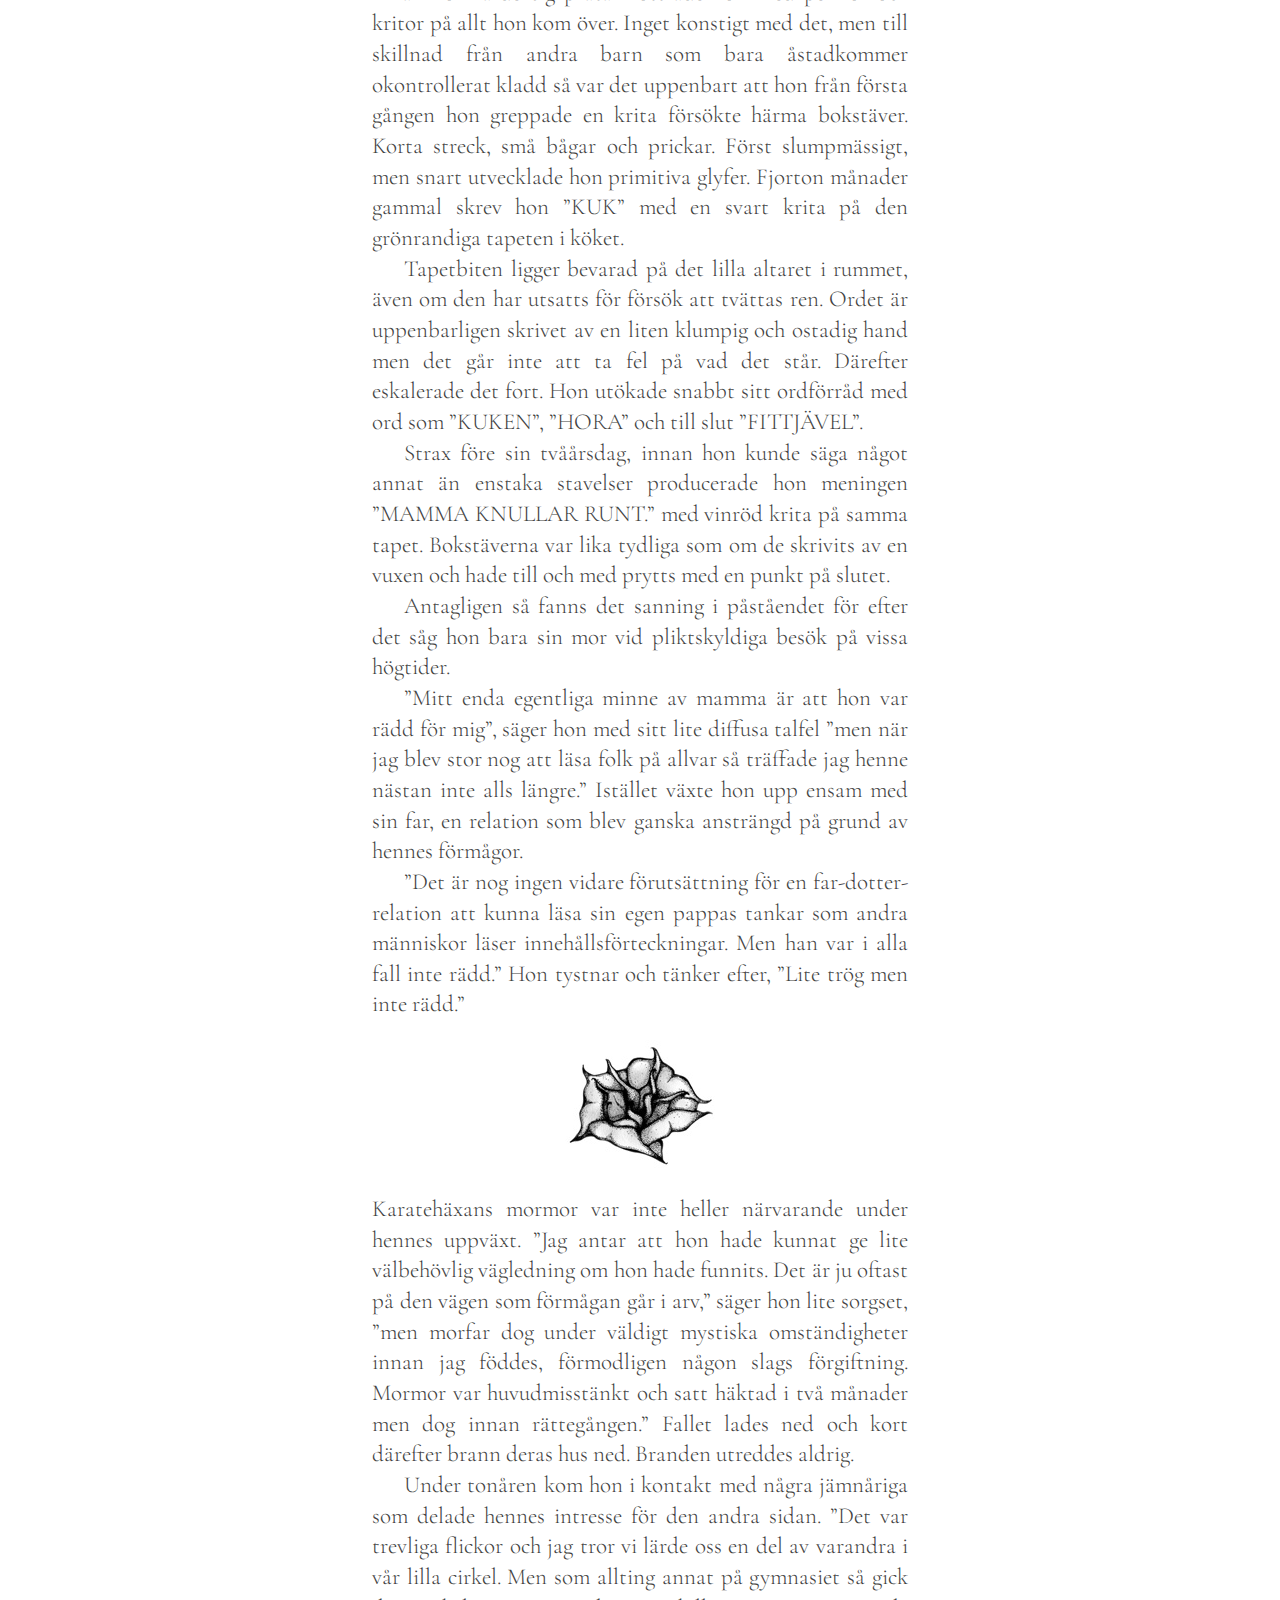
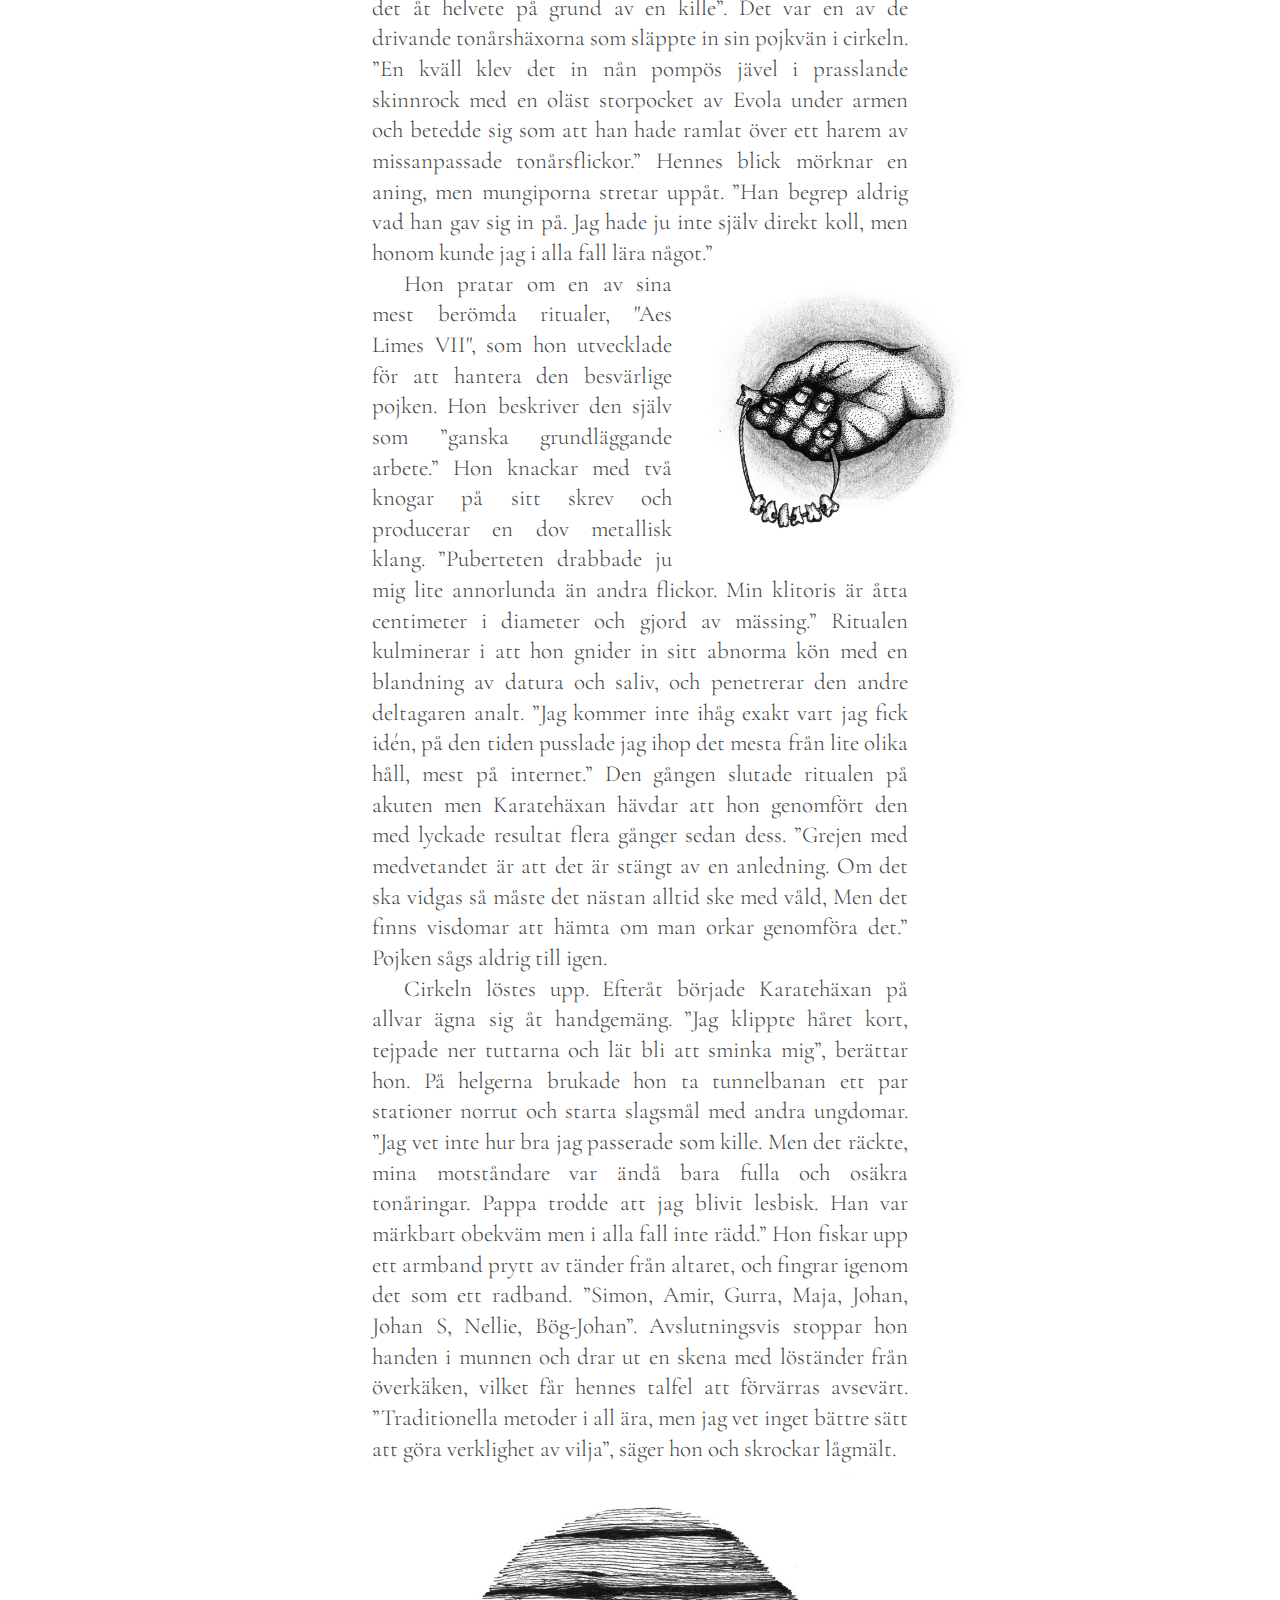
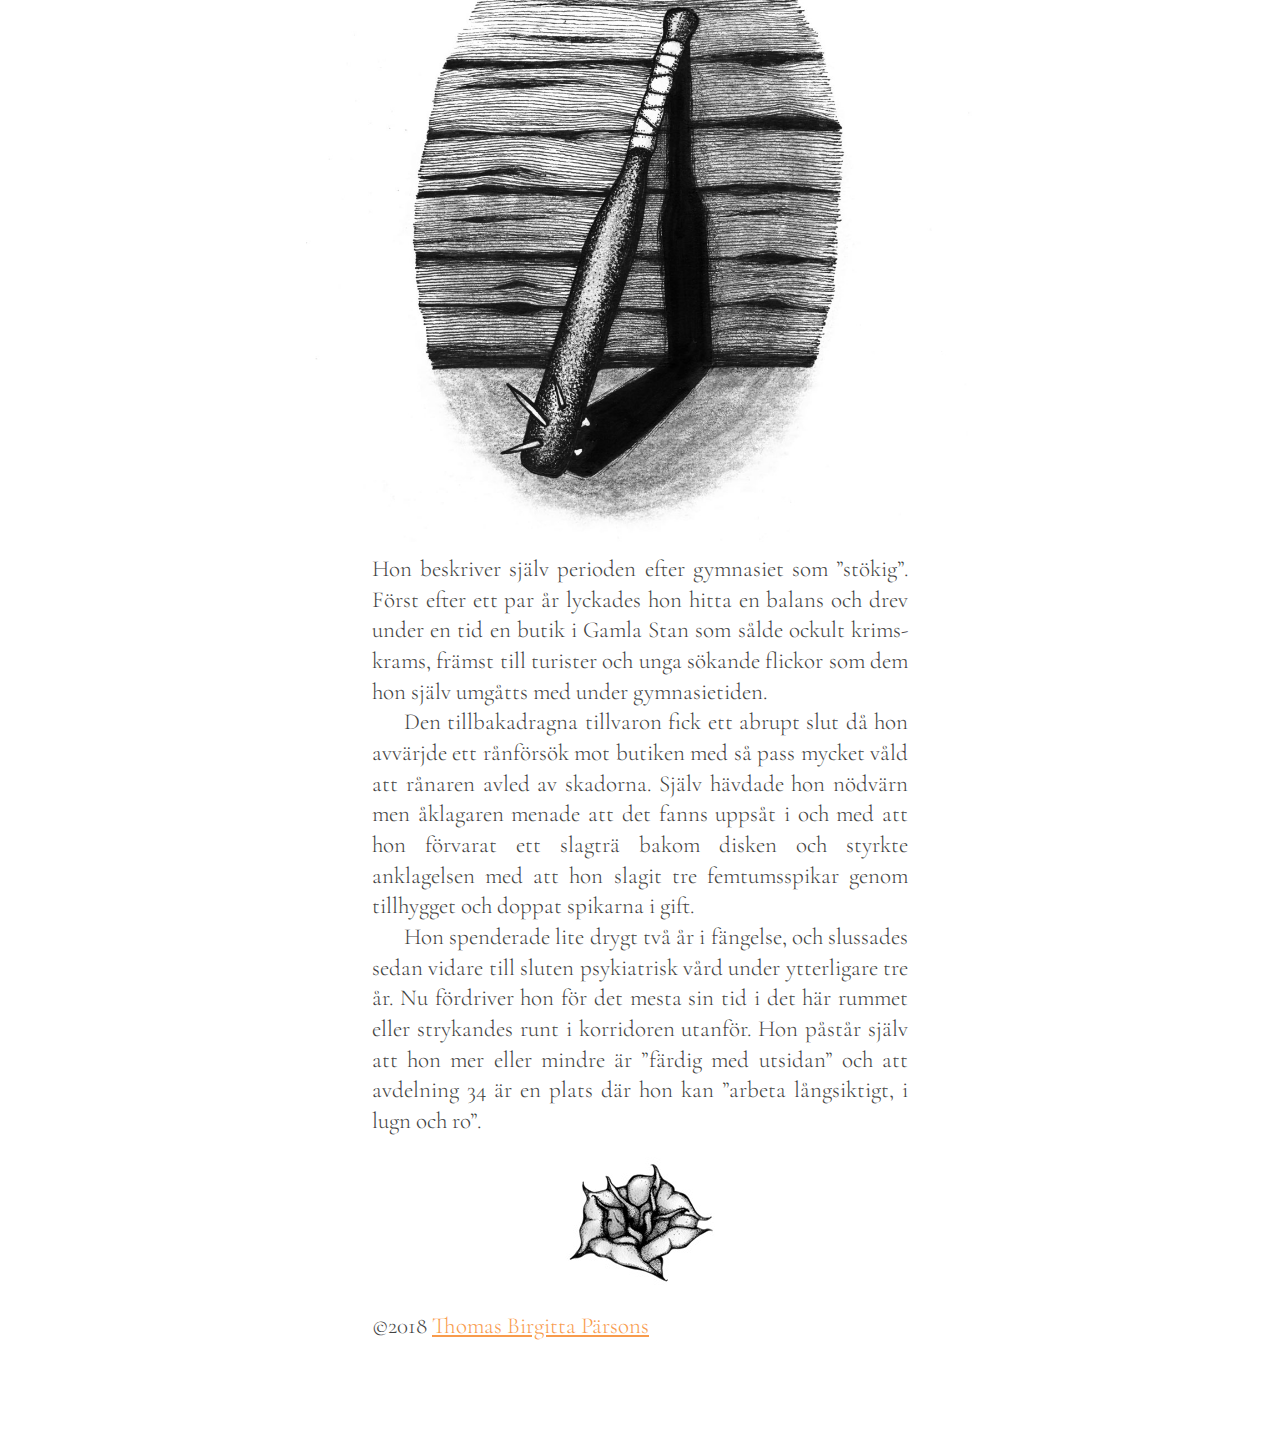
<file: karatehaxan/index.html>
<!DOCTYPE html>
<html>
<head>
<script async src="https://www.googletagmanager.com/gtag/js?id=UA-116564291-1"></script>
<script>
  window.dataLayer = window.dataLayer || [];
  function gtag(){dataLayer.push(arguments);}
  gtag('js', new Date());

  gtag('config', 'UA-116564291-1');
</script>

  <title>Karatehäxan - Porträtt från Avdelning 34</title>
  <meta charset="UTF-8">
  <link href="https://fonts.googleapis.com/css?family=Cormorant+Garamond:400,400i,600,600i|Open+Sans+Condensed:700" rel="stylesheet">
  <link rel="stylesheet" type="text/css" href="/styles/styles.css" />
  <meta name="viewport" content="width=device-width, initial-scale=1">
  <meta property="og:title" content="Karatehäxan - Porträtt från Avdelning 34" />
  <meta property="og:url" content="http://www.avdelning34.com/karatehaxan" />
  <meta property="og:description" content="Karatehäxan är ett reportage i serien Porträtt från Avdelning 34." />
  <meta property="og:image" content="http://www.avdelning34.com/images/slagtra-small.jpg" />
  <meta property="description" content="Karatehäxan är ett reportage i serien Porträtt från Avdelning 34." />
</head>
<body>
  <article class="story">


  <img src="../images/karatehaxan.jpg" class="full" />
  <h1 class="title">
    Karatehäxan
  </h1>

  <p>
    Karatehäxan tar emot på sitt rum längst ner i korridoren åt höger på Avdelning 34. Precis som resten av avdelningen tapetserades hennes rum spräckligt gult på nittiotalet då det ansågs ha en lugnande inverkan på de inlagda. Hennes blick är lite grumlig men hela tiden intensiv och fokuserad även om den sällan verkar fokuserad på en punkt inne i rummet eller, för den delen, de tre dimensioner det sträcker ut sig i.
  <P>
    Hon sitter med korslagda ben på sängen klädd i jeans och vit t-shirt. I rummet finns utöver sängen en obekväm besöksstol och ett litet bord. Bordet har inretts till altare med små artefakter, prydligt utplacerade. Det saknas vaxljus eftersom öppna lågor — precis som glasflaskor och elsladdar — är förbjudna här. Den enda personliga detaljen utöver altaret är ett par mjuka joggingskor av kardborremodell som aldrig verkar komma längre in i rummet än precis innanför dörren.
  </p>
  <img src="../images/datura.jpg" class="center" />
  <p>
    Hennes föräldrar var de första som upptäckte — eller snarare utsattes för — hennes övernaturliga förmågor. Långt innan hon lärde sig prata klottrade hon med pennor och kritor på allt hon kom över. Inget konstigt med det, men till skillnad från andra barn som bara åstadkommer okontrollerat kladd så var det uppenbart att hon från första gången hon greppade en krita försökte härma bokstäver. Korta streck, små bågar och prickar. Först slumpmässigt, men snart utvecklade hon primitiva glyfer. Fjorton månader gammal skrev hon ”KUK” med en svart krita på den grönrandiga tapeten i köket.
  <p>
    Tapetbiten ligger bevarad på det lilla altaret i rummet, även om den har utsatts för försök att tvättas ren. Ordet är uppenbarligen skrivet av en liten klumpig och ostadig hand men det går inte att ta fel på vad det står. Därefter eskalerade det fort. Hon utökade snabbt sitt ordförråd med ord som ”KUKEN”, ”HORA” och till slut ”FITTJÄVEL”.
  <p>
    Strax före sin tvåårsdag, innan hon kunde säga något annat än enstaka stavelser producerade hon meningen ”MAMMA KNULLAR RUNT.” med vinröd krita på samma tapet. Bokstäverna var lika tydliga som om de skrivits av en vuxen och hade till och med prytts med en punkt på slutet.
  <p>
    Antagligen så fanns det sanning i påståendet för efter det såg hon bara sin mor vid pliktskyldiga besök på vissa högtider.
  <p>
    ”Mitt enda egentliga minne av mamma är att hon var rädd för mig”, säger hon med sitt lite diffusa talfel ”men när jag blev stor nog att läsa folk på allvar så träffade jag henne nästan inte alls längre.” Istället växte hon upp ensam med sin far, en relation som blev ganska ansträngd på grund av hennes förmågor.
  <p>
    ”Det är nog ingen vidare förutsättning för en far-dotter-relation att kunna läsa sin egen pappas tankar som andra människor läser innehållsförteckningar. Men han var i alla fall inte rädd.” Hon tystnar och tänker efter, ”Lite trög men inte rädd.”
  </p>
  <img src="../images/datura.jpg" class="center" />
  <p>
    Karatehäxans mormor var inte heller närvarande under hennes uppväxt. ”Jag antar att hon hade kunnat ge lite välbehövlig vägledning om hon hade funnits. Det är ju oftast på den vägen som förmågan går i arv,” säger hon lite sorgset, ”men morfar dog under väldigt mystiska omständigheter innan jag föddes, förmodligen någon slags förgiftning. Mormor var huvudmisstänkt och satt häktad i två månader men dog innan rättegången.” Fallet lades ned och kort därefter brann deras hus ned. Branden utreddes aldrig.
  <p>
    Under tonåren kom hon i kontakt med några jämnåriga som delade hennes intresse för den andra sidan. ”Det var trevliga flickor och jag tror vi lärde oss en del av varandra i vår lilla cirkel. Men som allting annat på gymnasiet så gick det åt helvete på grund av en kille”. Det var en av de drivande tonårshäxorna som släppte in sin pojkvän i cirkeln. ”En kväll klev det in nån pompös jävel i prasslande skinnrock med en oläst storpocket av Evola under armen och betedde sig som att han hade ramlat över ett harem av missanpassade tonårsflickor.” Hennes blick mörknar en aning, men mungiporna stretar uppåt. ”Han begrep aldrig vad han gav sig in på. Jag hade ju inte själv direkt koll, men honom kunde jag i alla fall lära något.”
  <p>
    <a href="../images/radband.jpg" target="_blank"><img src="../images/radband.jpg" class="right"></a>
    Hon pratar om en av sina mest berömda ritualer, "Aes Limes VII", som hon utvecklade för att hantera den besvärlige pojken. Hon beskriver den själv som ”ganska grundläggande arbete.” Hon knackar med två knogar på sitt skrev och producerar en dov metallisk klang. ”Puberteten drabbade ju mig lite annorlunda än andra flickor. Min klitoris är åtta centimeter i diameter och gjord av mässing.” Ritualen kulminerar i att hon gnider in sitt abnorma kön med en blandning av datura och saliv, och penetrerar den andre deltagaren analt. ”Jag kommer inte ihåg exakt vart jag fick idén, på den tiden pusslade jag ihop det mesta från lite olika håll, mest på internet.” Den gången slutade ritualen på akuten men Karatehäxan hävdar att hon genomfört den med lyckade resultat flera gånger sedan dess. ”Grejen med medvetandet är att det är stängt av en anledning. Om det ska vidgas så måste det nästan alltid ske med våld, Men det finns visdomar att hämta om man orkar genomföra det.” Pojken sågs aldrig till igen.
  <p>
    Cirkeln löstes upp. Efteråt började Karatehäxan på allvar ägna sig åt handgemäng. ”Jag klippte håret kort, tejpade ner tuttarna och lät bli att sminka mig”, berättar hon. På helgerna brukade hon ta tunnelbanan ett par stationer norrut och starta slagsmål med andra ungdomar. ”Jag vet inte hur bra jag passerade som kille. Men det räckte, mina motståndare var ändå bara fulla och osäkra tonåringar. Pappa trodde att jag blivit lesbisk. Han var märkbart obekväm men i alla fall inte rädd.” Hon fiskar upp ett armband prytt av tänder från altaret, och fingrar igenom det som ett radband. ”Simon, Amir, Gurra, Maja, Johan, Johan S, Nellie, Bög-Johan”. Avslutningsvis stoppar hon handen i munnen och drar ut en skena med löständer från överkäken, vilket får hennes talfel att förvärras avsevärt. ”Traditionella metoder i all ära, men jag vet inget bättre sätt att göra verklighet av vilja”, säger hon och skrockar lågmält.
  </p>
  <a href="../images/slagtra.jpg" target="_blank"><img src="../images/slagtra.jpg" class="full"></a>
  <p>
    Hon beskriver själv perioden efter gymnasiet som ”stökig”. Först efter ett par år lyckades hon hitta en balans och drev under en tid en butik i Gamla Stan som sålde ockult krims-krams, främst till turister och unga sökande flickor som dem hon själv umgåtts med under gymnasietiden.
  <p>
    Den tillbakadragna tillvaron fick ett abrupt slut då hon avvärjde ett rånförsök mot butiken med så pass mycket våld att rånaren avled av skadorna. Själv hävdade hon nödvärn men åklagaren menade att det fanns uppsåt i och med att hon förvarat ett slagträ bakom disken och styrkte anklagelsen med att hon slagit tre femtumsspikar genom tillhygget och doppat spikarna i gift.
  <p>
    Hon spenderade lite drygt två år i fängelse, och slussades sedan vidare till sluten psykiatrisk vård under ytterligare tre år. Nu fördriver hon för det mesta sin tid i det här rummet eller strykandes runt i korridoren utanför. Hon påstår själv att hon mer eller mindre är ”färdig med utsidan” och att avdelning 34 är en plats där hon kan ”arbeta långsiktigt, i lugn och ro”.
  </p>
  <img src="../images/datura.jpg" class="center" />
©2018 <a href="/#om-thomas-birgitta-parsons">Thomas Birgitta Pärsons</a><br/><br/><br/><br/>
</article>
<a href="/" class="back">Tillbaka</a>
</body>
</html>
</file>
<file: styles/styles.css>
* {
  box-sizing: border-box;
}
body{
 font-family: 'Cormorant Garamond', Garamond, serif;
 background-color:#fff;
 color:#424242;
 margin: 0;
}

.start-page {
  grid-template-rows: 200px 200px 200px;
}


article {
 padding: 0 10px;
 font-size: 19px;
 line-height:1.333;
 font-weight:100;
}
.story {

   margin:0 auto;
}
  @media (min-width: 600px) {
    .story {
     max-width: 600px;
      padding: 0 32px;
      font-size:23px;
    }
  }

.articles {
  display:flex;
  flex-wrap: wrap;
  justify-content:center;
}

.article-listing {
  flex: 0 1 450px;
  margin:20px;
  padding:0 20px 20px;

  text-align: center;
}

  .article-listing.coming {
    opacity: .7;
  }


.text-center {
  text-align: center;
}

.intro {
  text-align: center;
  font-style: italic;
  color:#909090;
}

.article-listing h1 {
  margin: 32px 0 12px;
}

h1,h2,h3,h4,h4 {
 /* font-family: 'Open Sans Condensed', sans-serif; */
 line-height: 1;
 clear:both;
 margin:12px 0 32px;
}
h1.title {
text-align: center;
margin:64px 0;
font-family: 'Cormorant Garamond', Garamond, serif;
}
h1 a{
  text-decoration: none;
  color:#424242;
}
h1 a:visited {
  color:#424242;
}

h1 a:hover {
  text-decoration: underline;
}

a {
  color: #f89b4c;

}
a:hover {
  color: #cc7037;
}
a:visted {
  color: #f89b4c;
}
p {
  margin: 0;
  text-align: justify;
}

p + p {
 text-indent: 32px;
}

img.full,
img.left,
img.right,
img.teaser,
img.center {
  margin:12px auto;
  max-width: calc(100vw - 24px);
  display:block;
}




  @media (min-width: 600px) {
    img.full {
      margin:12px -66px;
      max-width: none;
      width: 666px;
    }

    img.teaser {
      width: 100%;
      max-width: none;
      margin: 0 ;
      border-radius: 2px;
    }

    img.left {
      max-width:50%;
      float:left;
      margin: 6px 32px 12px -64px;
    }

    img.right {
      max-width:50%;
      float:right;
      margin: 6px -64px 6px 32px;
    }
  }

.back {
  position:fixed;
  top:0;
  left:0;
  display:block;
  padding:5px 10px;
  background:#fff;
  /* font-family: 'Open Sans Condensed', sans-serif; */
  text-decoration: none;
}

  .back:hover {
    text-decoration: underline;
  }

.about {
  background-color:#424242;
  color:#cecece;
  padding:66px 0;
  margin:32px 0 0;
}

.about p {
  font-style: italic;
}

.about em {
  font-style: normal;
}
.space {
  width:200px;
  margin: 32px auto;
  border-bottom:1px dashed #cecece;
}

@media (min-width: 600px) {
  .space {
   margin: 64px auto;
  }
}
</file>
